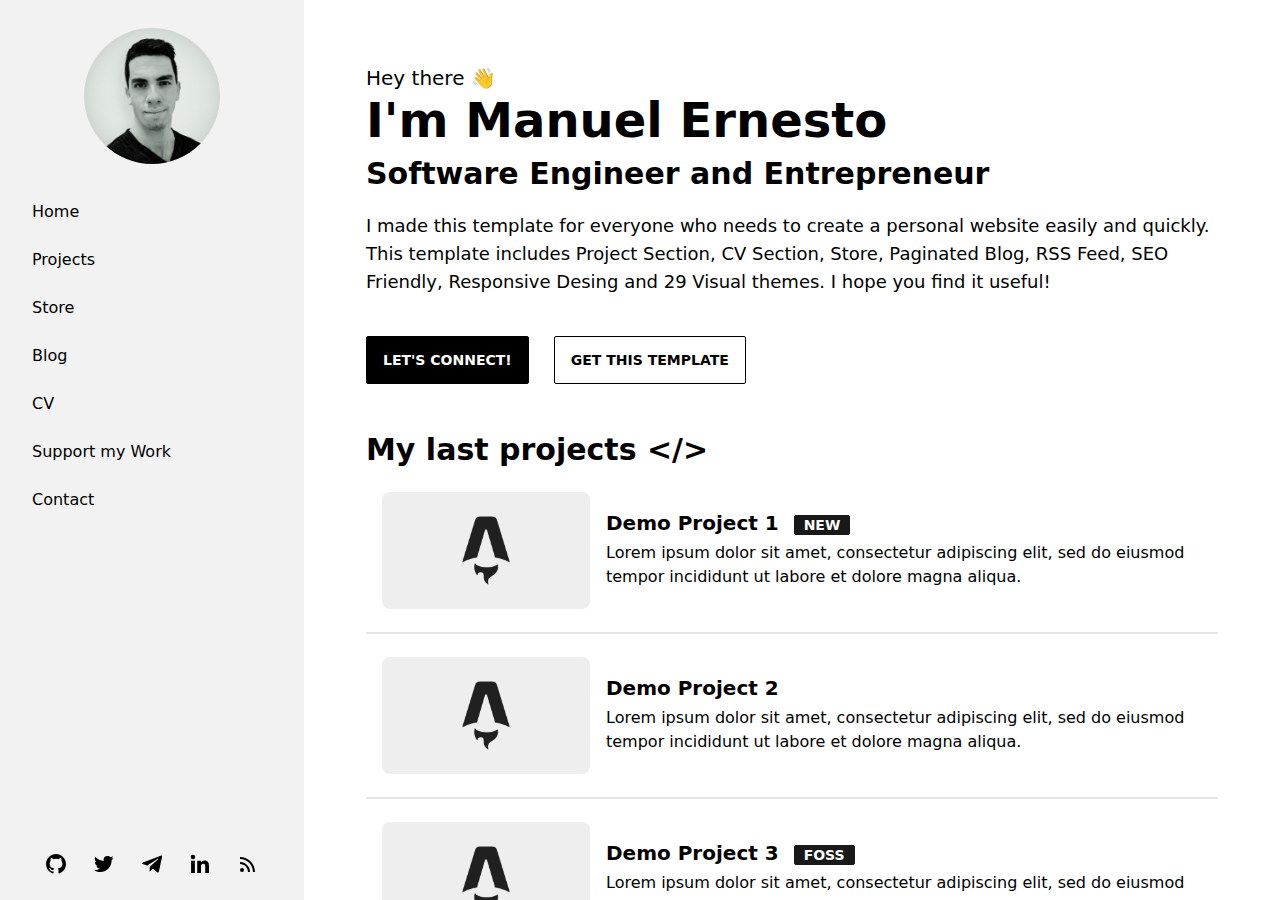
<file: index.html>
<!DOCTYPE html>
<html lang="en" data-theme="lofi">
  <head>
    <!-- Global Metadata --><meta charset="utf-8">
<meta name="viewport" content="width=device-width,initial-scale=1">
<link rel="icon" type="image/svg+xml" href="/favicon.svg">
<meta name="generator" content="Astro v1.2.3">

<!-- Primary Meta Tags -->
<title>Astro Modern Personal Website Template</title>
<meta name="title" content="Astro Modern Personal Website Template">
<meta name="description" content="Astro Modern Personal Website template with Project Section, CV Section, Paginated Blog, RSS Feed, SEO Friendly, Visual themes and Responsive Desing.">

<!-- Open Graph / Facebook -->
<meta property="og:type" content="website">
<meta property="og:url" content="https://astro-modern-personal-website.netlify.app/">
<meta property="og:title" content="Astro Modern Personal Website Template">
<meta property="og:description" content="Astro Modern Personal Website template with Project Section, CV Section, Paginated Blog, RSS Feed, SEO Friendly, Visual themes and Responsive Desing.">
<meta property="og:image" content="https://astro-modern-personal-website.netlify.app/social_img.png">

<!-- Twitter -->
<meta property="twitter:card" content="summary_large_image">
<meta property="twitter:url" content="https://astro-modern-personal-website.netlify.app/">
<meta property="twitter:title" content="Astro Modern Personal Website Template">
<meta property="twitter:description" content="Astro Modern Personal Website template with Project Section, CV Section, Paginated Blog, RSS Feed, SEO Friendly, Visual themes and Responsive Desing.">
<meta property="twitter:image" content="https://astro-modern-personal-website.netlify.app/social_img.png">

  <link rel="stylesheet" href="/assets/7455d729.2f2bac13.css" />
<link rel="stylesheet" href="/assets/06088a12.b83c4261.css" /></head>
  <body>
    <div class="bg-base-100 drawer drawer-mobile">
      <input id="my-drawer" type="checkbox" class="drawer-toggle">
      <div class="drawer-content flex flex-col bg-base-100">
        <div class="sticky lg:hidden top-0 z-30 flex h-16 w-full justify-center bg-opacity-90 backdrop-blur transition-all duration-100 bg-base-100 text-base-content shadow-sm">
  <div class="navbar">
    <div class="navbar-start">
      <label for="my-drawer" class="btn btn-square btn-ghost">
        <svg xmlns="http://www.w3.org/2000/svg" fill="none" viewBox="0 0 24 24" class="inline-block w-5 h-5 stroke-current"><path stroke-linecap="round" stroke-linejoin="round" stroke-width="2" d="M4 6h16M4 12h16M4 18h16"></path>
        </svg>
      </label>
    </div>
    <div class="navbar-center">
      <a class="btn btn-ghost normal-case text-xl" href="/">Manuel Ernesto ⚡️</a>
    </div>
    <div class="navbar-end"></div>
  </div>
</div>
        <div class="md:flex md:justify-center">
          <main class="p-6 pt-10 max-w-[900px]">
            <div class="pb-12 mt-5">
      <div class="text-xl py-1">Hey there 👋</div>
      <div class="text-5xl font-bold">I'm Manuel Ernesto</div>
      <div class="text-3xl py-3 font-bold">Software Engineer and Entrepreneur</div>
      <div class="py-2">
        <text class="text-lg">
          I made this template for everyone who needs to create a personal website easily and quickly. This template includes Project Section, CV Section, Store, Paginated Blog, RSS Feed, SEO Friendly, Responsive Desing and 29 Visual themes. I hope you find it useful!
          </text>
      </div>
      <div class="mt-8">
        <a class="btn" href="https://twitter.com/manuelernestog" target="_blank"> Let's connect!</a>
        <a href="https://github.com/manuelernestog/astro-modern-personal-website" target="_blank" class="btn btn-outline ml-5"> Get This template</a>
      </div>
    </div><div>
      <div class="text-3xl w-full font-bold mb-2">My last projects &lt;/&gt;</div>
    </div><div class="rounded-lg bg-base-100 hover:shadow-xl transition ease-in-out hover:scale-[102%]">
  <a href="#" target="_blank">
    <div class="hero-content flex-col md:flex-row">
      <img src="/post_img.webp" alt="Demo Project 1" class="max-w-full md:max-w-[13rem] rounded-lg">
      <div class="grow w-full">
        <h1 class="text-xl font-bold">
          Demo Project 1
          <div class="badge badge-secondary mx-2">NEW</div>
        </h1>
        <p class="py-1 text-1xl">Lorem ipsum dolor sit amet, consectetur adipiscing elit, sed do eiusmod tempor incididunt ut labore et dolore magna aliqua.</p>
        <div class="card-actions justify-end">
          
        </div>
      </div>
    </div>
  </a>
</div><div class="divider my-0"></div><div class="rounded-lg bg-base-100 hover:shadow-xl transition ease-in-out hover:scale-[102%]">
  <a href="#" target="_blank">
    <div class="hero-content flex-col md:flex-row">
      <img src="/post_img.webp" alt="Demo Project 2" class="max-w-full md:max-w-[13rem] rounded-lg">
      <div class="grow w-full">
        <h1 class="text-xl font-bold">
          Demo Project 2
          
        </h1>
        <p class="py-1 text-1xl">Lorem ipsum dolor sit amet, consectetur adipiscing elit, sed do eiusmod tempor incididunt ut labore et dolore magna aliqua.</p>
        <div class="card-actions justify-end">
          
        </div>
      </div>
    </div>
  </a>
</div><div class="divider my-0"></div><div class="rounded-lg bg-base-100 hover:shadow-xl transition ease-in-out hover:scale-[102%]">
  <a href="#" target="_blank">
    <div class="hero-content flex-col md:flex-row">
      <img src="/post_img.webp" alt="Demo Project 3" class="max-w-full md:max-w-[13rem] rounded-lg">
      <div class="grow w-full">
        <h1 class="text-xl font-bold">
          Demo Project 3
          <div class="badge badge-secondary mx-2">FOSS</div>
        </h1>
        <p class="py-1 text-1xl">Lorem ipsum dolor sit amet, consectetur adipiscing elit, sed do eiusmod tempor incididunt ut labore et dolore magna aliqua.</p>
        <div class="card-actions justify-end">
          
        </div>
      </div>
    </div>
  </a>
</div><div>
      <div class="text-3xl w-full font-bold mb-5 mt-10">Latest from blog</div>
    </div><div class="rounded-lg bg-base-100 hover:shadow-xl transition ease-in-out hover:scale-[102%]">
  <a href="/blog/post3" target="_self">
    <div class="hero-content flex-col md:flex-row">
      <img src="/post_img.webp" alt="Demo Post 3" class="max-w-full md:max-w-[13rem] rounded-lg">
      <div class="grow w-full">
        <h1 class="text-xl font-bold">
          Demo Post 3
          
        </h1>
        <p class="py-1 text-1xl">Lorem ipsum dolor sit amet, consectetur adipiscing elit, sed do eiusmod tempor incididunt ut labore et dolore magna aliqua.</p>
        <div class="card-actions justify-end">
          
        </div>
      </div>
    </div>
  </a>
</div><div class="divider my-0"></div><div class="rounded-lg bg-base-100 hover:shadow-xl transition ease-in-out hover:scale-[102%]">
  <a href="/blog/post2" target="_self">
    <div class="hero-content flex-col md:flex-row">
      <img src="/post_img.webp" alt="Demo Post 2" class="max-w-full md:max-w-[13rem] rounded-lg">
      <div class="grow w-full">
        <h1 class="text-xl font-bold">
          Demo Post 2
          
        </h1>
        <p class="py-1 text-1xl">Lorem ipsum dolor sit amet, consectetur adipiscing elit, sed do eiusmod tempor incididunt ut labore et dolore magna aliqua.</p>
        <div class="card-actions justify-end">
          
        </div>
      </div>
    </div>
  </a>
</div><div class="divider my-0"></div><div class="rounded-lg bg-base-100 hover:shadow-xl transition ease-in-out hover:scale-[102%]">
  <a href="/blog/post1" target="_self">
    <div class="hero-content flex-col md:flex-row">
      <img src="/post_img.webp" alt="Demo Post 1" class="max-w-full md:max-w-[13rem] rounded-lg">
      <div class="grow w-full">
        <h1 class="text-xl font-bold">
          Demo Post 1
          
        </h1>
        <p class="py-1 text-1xl">Lorem ipsum dolor sit amet, consectetur adipiscing elit, sed do eiusmod tempor incididunt ut labore et dolore magna aliqua.</p>
        <div class="card-actions justify-end">
          
        </div>
      </div>
    </div>
  </a>
</div><div class="divider my-0"></div>
          </main>
        </div>
        <footer class="footer footer-center block mb-5 pt-10 astro-6LFCPTRR">
  <div class="pb-2 astro-6LFCPTRR">
    &copy; 2023 Manuel Ernesto
  </div>
  <div class="inline opacity-75 astro-6LFCPTRR">
    <!-- Thanks for using this template. Please keep this line to support my work :) -->
    <a href="https://github.com/manuelernestog/astro-modern-personal-website" target="_blank" class="font-bold astro-6LFCPTRR">Website Template</a> developed by
    <a href="https://manuelernestog.github.io" target="_blank" class="font-bold astro-6LFCPTRR">Manuel Ernesto ⚡️</a>
  </div>
</footer>

      </div>
      <div class="drawer-side bg-base-200">
  <label for="my-drawer" class="drawer-overlay bg-base-200"></label>
  <div class="menu p-4 overflow-y-auto w-[19rem] bg-base-200 text-base-content">
    <div class="w-fit">
      <a href="/">
        <div class="avatar transition ease-in-out w-1/2 hover:scale-[102%] block m-auto mt-3 mb-6">
          <div>
            <img class="mask mask-circle" src="/profile.jpg" alt="profile image">
          </div>
        </div>
      </a>
    </div>
    <ul>
      <!-- Sidebar content here -->
      <li><a href="/">Home</a></li>
      <li><a href="/projects">Projects</a></li>
      <li><a href="/store/1">Store</a></li>
      <li><a href="/blog/1">Blog</a></li>
      <li><a href="/cv">CV</a></li>
      <li><a href="https://manuelernestog.github.io/paylink/" target="_blank">Support my Work</a></li>
      <li><a href="mailto:contact.manuelernestog@gmail.com">Contact</a></li>
    </ul>
    <div class="grow"></div>
    <div class="social-icons px-4 my-2 flex self-center">
      <a href="https://github.com/manuelernestog" target="_blank" class="mx-3" aria-label="Github">
        <svg xmlns="http://www.w3.org/2000/svg" width="24" height="24" viewBox="0 0 24 24" style="fill: currentColor;transform: ;msFilter:;"><path fill-rule="evenodd" clip-rule="evenodd" d="M12.026 2c-5.509 0-9.974 4.465-9.974 9.974 0 4.406 2.857 8.145 6.821 9.465.499.09.679-.217.679-.481 0-.237-.008-.865-.011-1.696-2.775.602-3.361-1.338-3.361-1.338-.452-1.152-1.107-1.459-1.107-1.459-.905-.619.069-.605.069-.605 1.002.07 1.527 1.028 1.527 1.028.89 1.524 2.336 1.084 2.902.829.091-.645.351-1.085.635-1.334-2.214-.251-4.542-1.107-4.542-4.93 0-1.087.389-1.979 1.024-2.675-.101-.253-.446-1.268.099-2.64 0 0 .837-.269 2.742 1.021a9.582 9.582 0 0 1 2.496-.336 9.554 9.554 0 0 1 2.496.336c1.906-1.291 2.742-1.021 2.742-1.021.545 1.372.203 2.387.099 2.64.64.696 1.024 1.587 1.024 2.675 0 3.833-2.33 4.675-4.552 4.922.355.308.675.916.675 1.846 0 1.334-.012 2.41-.012 2.737 0 .267.178.577.687.479C19.146 20.115 22 16.379 22 11.974 22 6.465 17.535 2 12.026 2z"></path>
        </svg>
      </a>
      <a href="https://twitter.com/manuelernestog" target="_blank" class="mx-3" aria-label="Twitter">
        <svg xmlns="http://www.w3.org/2000/svg" width="24" height="24" viewBox="0 0 24 24" style="fill: currentColor;transform: ;msFilter:;"><path d="M19.633 7.997c.013.175.013.349.013.523 0 5.325-4.053 11.461-11.46 11.461-2.282 0-4.402-.661-6.186-1.809.324.037.636.05.973.05a8.07 8.07 0 0 0 5.001-1.721 4.036 4.036 0 0 1-3.767-2.793c.249.037.499.062.761.062.361 0 .724-.05 1.061-.137a4.027 4.027 0 0 1-3.23-3.953v-.05c.537.299 1.16.486 1.82.511a4.022 4.022 0 0 1-1.796-3.354c0-.748.199-1.434.548-2.032a11.457 11.457 0 0 0 8.306 4.215c-.062-.3-.1-.611-.1-.923a4.026 4.026 0 0 1 4.028-4.028c1.16 0 2.207.486 2.943 1.272a7.957 7.957 0 0 0 2.556-.973 4.02 4.02 0 0 1-1.771 2.22 8.073 8.073 0 0 0 2.319-.624 8.645 8.645 0 0 1-2.019 2.083z"></path>
        </svg>
      </a>
      <a href="https://t.me/manuelernestog" target="_blank" class="mx-3" aria-label="Telegram">
        <svg xmlns="http://www.w3.org/2000/svg" width="24" height="24" viewBox="0 0 24 24" style="fill: currentColor;transform: ;msFilter:;"><path d="m20.665 3.717-17.73 6.837c-1.21.486-1.203 1.161-.222 1.462l4.552 1.42 10.532-6.645c.498-.303.953-.14.579.192l-8.533 7.701h-.002l.002.001-.314 4.692c.46 0 .663-.211.921-.46l2.211-2.15 4.599 3.397c.848.467 1.457.227 1.668-.785l3.019-14.228c.309-1.239-.473-1.8-1.282-1.434z"></path>
        </svg>
      </a>

      <a href="https://www.linkedin.com/in/manuelernestogr" target="_blank" class="mx-3" aria-label="Linkedin">
        <svg xmlns="http://www.w3.org/2000/svg" width="24" height="24" viewBox="0 0 24 24" style="fill: currentColor;transform: ;msFilter:;"><circle cx="4.983" cy="5.009" r="2.188"></circle><path d="M9.237 8.855v12.139h3.769v-6.003c0-1.584.298-3.118 2.262-3.118 1.937 0 1.961 1.811 1.961 3.218v5.904H21v-6.657c0-3.27-.704-5.783-4.526-5.783-1.835 0-3.065 1.007-3.568 1.96h-.051v-1.66H9.237zm-6.142 0H6.87v12.139H3.095z"></path>
        </svg>
      </a>

      <a href="/rss.xml" target="_blank" class="mx-3" aria-label="RSS Feed">
        <svg xmlns="http://www.w3.org/2000/svg" width="24" height="24" viewBox="0 0 24 24" style="fill: currentColor;transform: ;msFilter:;"><path d="M19 20.001C19 11.729 12.271 5 4 5v2c7.168 0 13 5.832 13 13.001h2z"></path><path d="M12 20.001h2C14 14.486 9.514 10 4 10v2c4.411 0 8 3.589 8 8.001z"></path><circle cx="6" cy="18" r="2"></circle>
        </svg>
      </a>
    </div>
  </div>
</div>
    </div>
  </body></html>
</file>
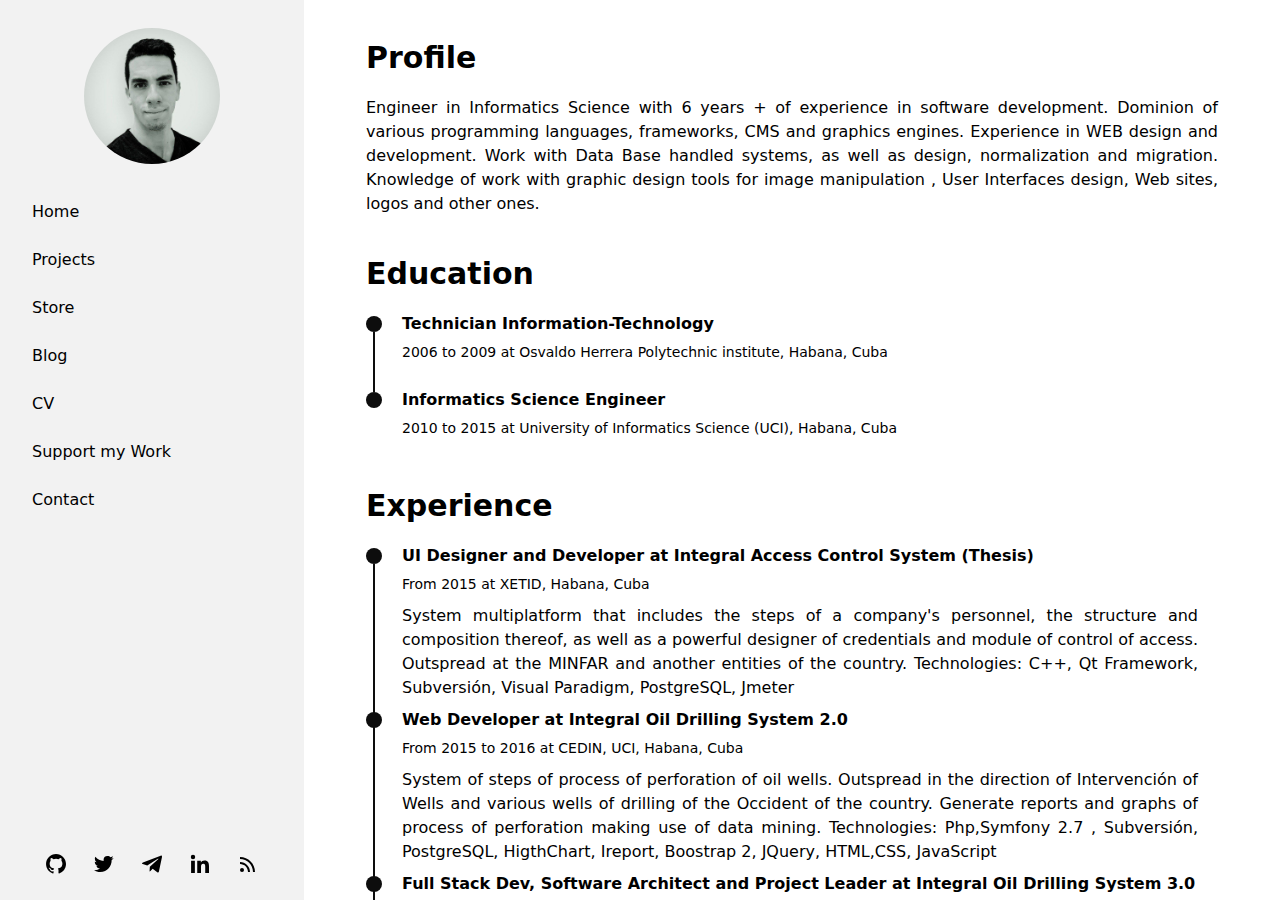
<file: cv/index.html>
<!DOCTYPE html>
<html lang="en" data-theme="lofi">
  <head>
    <!-- Global Metadata --><meta charset="utf-8">
<meta name="viewport" content="width=device-width,initial-scale=1">
<link rel="icon" type="image/svg+xml" href="/favicon.svg">
<meta name="generator" content="Astro v1.2.3">

<!-- Primary Meta Tags -->
<title>Resume</title>
<meta name="title" content="Resume">
<meta name="description" content="Astro Modern Personal Website template with Project Section, CV Section, Paginated Blog, RSS Feed, SEO Friendly, Visual themes and Responsive Desing.">

<!-- Open Graph / Facebook -->
<meta property="og:type" content="website">
<meta property="og:url" content="https://astro-modern-personal-website.netlify.app/cv/">
<meta property="og:title" content="Resume">
<meta property="og:description" content="Astro Modern Personal Website template with Project Section, CV Section, Paginated Blog, RSS Feed, SEO Friendly, Visual themes and Responsive Desing.">
<meta property="og:image" content="https://astro-modern-personal-website.netlify.app/social_img.png">

<!-- Twitter -->
<meta property="twitter:card" content="summary_large_image">
<meta property="twitter:url" content="https://astro-modern-personal-website.netlify.app/cv/">
<meta property="twitter:title" content="Resume">
<meta property="twitter:description" content="Astro Modern Personal Website template with Project Section, CV Section, Paginated Blog, RSS Feed, SEO Friendly, Visual themes and Responsive Desing.">
<meta property="twitter:image" content="https://astro-modern-personal-website.netlify.app/social_img.png">

  <link rel="stylesheet" href="/assets/06088a12.b83c4261.css" />
<link rel="stylesheet" href="/assets/7455d729.2f2bac13.css" /></head>
  <body>
    <div class="bg-base-100 drawer drawer-mobile">
      <input id="my-drawer" type="checkbox" class="drawer-toggle">
      <div class="drawer-content flex flex-col bg-base-100">
        <div class="sticky lg:hidden top-0 z-30 flex h-16 w-full justify-center bg-opacity-90 backdrop-blur transition-all duration-100 bg-base-100 text-base-content shadow-sm">
  <div class="navbar">
    <div class="navbar-start">
      <label for="my-drawer" class="btn btn-square btn-ghost">
        <svg xmlns="http://www.w3.org/2000/svg" fill="none" viewBox="0 0 24 24" class="inline-block w-5 h-5 stroke-current"><path stroke-linecap="round" stroke-linejoin="round" stroke-width="2" d="M4 6h16M4 12h16M4 18h16"></path>
        </svg>
      </label>
    </div>
    <div class="navbar-center">
      <a class="btn btn-ghost normal-case text-xl" href="/">Manuel Ernesto ⚡️</a>
    </div>
    <div class="navbar-end"></div>
  </div>
</div>
        <div class="md:flex md:justify-center">
          <main class="p-6 pt-10 max-w-[900px]">
            <div class="mb-5">
    <div class="text-3xl w-full font-bold">Profile</div>
  </div><div class="mb-10 text-justify">
    Engineer in Informatics Science with 6 years + of experience in software development. Dominion of various programming
    languages, frameworks, CMS and graphics engines. Experience in WEB design and development. Work with Data Base handled
    systems, as well as design, normalization and migration. Knowledge of work with graphic design tools for image
    manipulation , User Interfaces design, Web sites, logos and other ones.
  </div><div class="mb-5">
    <div class="text-3xl w-full font-bold">Education</div>
  </div><div class="time-line-container grid gap-4 mb-10">
    <div class="flex">
  <div class="education__time">
    <span class="w-4 h-4 bg-primary block rounded-full mt-1"></span>
    <span class="education__line bg-primary block h-full w-[2px] translate-x-[7px]"></span>
  </div>
  <div class="experience__data bd-grid px-5">
    <h3 class="font-semibold mb-1">Technician Information-Technology</h3>
    <span class="font-light text-sm">2006 to 2009 at Osvaldo Herrera Polytechnic institute, Habana, Cuba</span>
    <p class="my-2 text-justify">
      
    </p>
  </div>
</div>
    <div class="flex">
  <div class="education__time">
    <span class="w-4 h-4 bg-primary block rounded-full mt-1"></span>
    <span class="education__line bg-primary block h-full w-[2px] translate-x-[7px]"></span>
  </div>
  <div class="experience__data bd-grid px-5">
    <h3 class="font-semibold mb-1">Informatics Science Engineer</h3>
    <span class="font-light text-sm">2010 to 2015 at University of Informatics Science (UCI), Habana, Cuba</span>
    <p class="my-2 text-justify">
      
    </p>
  </div>
</div>
  </div><div class="mb-5">
    <div class="text-3xl w-full font-bold">Experience</div>
  </div><div class="time-line-container mb-10">
    <div class="flex">
  <div class="education__time">
    <span class="w-4 h-4 bg-primary block rounded-full mt-1"></span>
    <span class="education__line bg-primary block h-full w-[2px] translate-x-[7px]"></span>
  </div>
  <div class="experience__data bd-grid px-5">
    <h3 class="font-semibold mb-1">UI Designer and Developer at Integral Access Control System (Thesis)</h3>
    <span class="font-light text-sm">From 2015 at XETID, Habana, Cuba</span>
    <p class="my-2 text-justify">
      System multiplatform that includes the steps of a company&#39;s personnel, the structure and composition thereof, as well as a powerful designer of credentials and module of control of access. Outspread at the MINFAR and another entities of the country. Technologies: C++, Qt Framework, Subversión, Visual Paradigm, PostgreSQL, Jmeter
    </p>
  </div>
</div>
    <div class="flex">
  <div class="education__time">
    <span class="w-4 h-4 bg-primary block rounded-full mt-1"></span>
    <span class="education__line bg-primary block h-full w-[2px] translate-x-[7px]"></span>
  </div>
  <div class="experience__data bd-grid px-5">
    <h3 class="font-semibold mb-1">Web Developer at Integral Oil Drilling System 2.0</h3>
    <span class="font-light text-sm">From 2015 to 2016 at CEDIN, UCI, Habana, Cuba</span>
    <p class="my-2 text-justify">
      System of steps of process of perforation of oil wells. Outspread in the direction of Intervención of Wells and various wells of drilling of the Occident of the country. Generate reports and graphs of process of perforation making use of data mining. Technologies: Php,Symfony 2.7 , Subversión, PostgreSQL, HigthChart, Ireport, Boostrap 2, JQuery, HTML,CSS, JavaScript
    </p>
  </div>
</div>
    <div class="flex">
  <div class="education__time">
    <span class="w-4 h-4 bg-primary block rounded-full mt-1"></span>
    <span class="education__line bg-primary block h-full w-[2px] translate-x-[7px]"></span>
  </div>
  <div class="experience__data bd-grid px-5">
    <h3 class="font-semibold mb-1">Full Stack Dev, Software Architect and Project Leader at Integral Oil Drilling System 3.0</h3>
    <span class="font-light text-sm">From 2016 to 2017 at CEDIN, UCI, Habana, Cuba</span>
    <p class="my-2 text-justify">
      System of steps of process of perforation of oil wells. Outspread in the direction of Intervención of Wells and various wells of drilling of the Occident of the country. Generate reports and graphs of process of perforation making use of data mining. Technologies: Php,Symfony 2.8 , Gitlab, PostgreSQL, HigthChart, Boostrap 2, JQuery, HTML,CSS, JavaScript
    </p>
  </div>
</div>
    <div class="flex">
  <div class="education__time">
    <span class="w-4 h-4 bg-primary block rounded-full mt-1"></span>
    <span class="education__line bg-primary block h-full w-[2px] translate-x-[7px]"></span>
  </div>
  <div class="experience__data bd-grid px-5">
    <h3 class="font-semibold mb-1">Full Stack Dev, UI/UX Designer and Software Architect at Primary Information System</h3>
    <span class="font-light text-sm">From 2017 to 2018 at CEDIN, UCI, Habana, Cuba</span>
    <p class="my-2 text-justify">
      System of steps of primary information at a company. personnel&#39;s steps, control of access, impression of credentials, steps of locales, structure and composition. Technologies: Php,Symfony 3.3 , Gitlab, PostgreSQL, , Boostrap 3, JQuery, HTML,CSS, JavaScript
    </p>
  </div>
</div>
  </div><div class="mb-5">
    <div class="text-3xl w-full font-bold">Certifications</div>
  </div><ul class="list-disc mx-6 mb-10 grid gap-2">
    <li>
      <a href="https://www.efset.org/cert/DxtNKG" target="_blank"> EF SET English Certificate 74/100 (C2 Proficient)</a>
    </li>
    <li>
      <a href="https://certiprof.com/pages/scrum-foundation-professional-certificate-sfpc-en-sp" target="_blank"> Scrum Foundation Professional Certificate (SFPC)</a>
    </li>
  </ul><div class="mb-5">
    <div class="text-3xl w-full font-bold">Skills</div>
  </div><ul class="list-disc md:columns-5 columns-2 mx-6">
    <li>Spanish (Native)</li>
    <li>English (C2)</li>
    <li>JavaScript</li>
    <li>C++</li>
    <li>PHP</li>
    <li>Ruby</li>
    <li>Postgres SQL</li>
    <li>MySQL</li>
    <li>CSS</li>
    <li>SASS</li>
    <li>HTML</li>
    <li>Node.js</li>
    <li>Ruby on Rails</li>
    <li>AngularJS</li>
    <li>VUE</li>
    <li>Astro</li>
    <li>Symfony 3</li>
    <li>Yii2</li>
    <li>Bootstrap</li>
    <li>Taildwind</li>
    <li>JQuery</li>
    <li>Wordpress</li>
    <li>Git</li>
    <li>Jira</li>
    <li>Trello</li>
    <li>BaseCamp</li>
    <li>Scrum</li>
    <li>Shape Up</li>
    <li>LeanStartup</li>
    <li>UI Design</li>
    <li>WEB Design</li>
    <li>Logo Design</li>
    <li>Image Manipulation</li>
    <li>Office Suite</li>
    <li>Adobe Photoshop</li>
    <li>KdenLive</li>
  </ul>
          </main>
        </div>
        <footer class="footer footer-center block mb-5 pt-10 astro-6LFCPTRR">
  <div class="pb-2 astro-6LFCPTRR">
    &copy; 2023 Manuel Ernesto
  </div>
  <div class="inline opacity-75 astro-6LFCPTRR">
    <!-- Thanks for using this template. Please keep this line to support my work :) -->
    <a href="https://github.com/manuelernestog/astro-modern-personal-website" target="_blank" class="font-bold astro-6LFCPTRR">Website Template</a> developed by
    <a href="https://manuelernestog.github.io" target="_blank" class="font-bold astro-6LFCPTRR">Manuel Ernesto ⚡️</a>
  </div>
</footer>

      </div>
      <div class="drawer-side bg-base-200">
  <label for="my-drawer" class="drawer-overlay bg-base-200"></label>
  <div class="menu p-4 overflow-y-auto w-[19rem] bg-base-200 text-base-content">
    <div class="w-fit">
      <a href="/">
        <div class="avatar transition ease-in-out w-1/2 hover:scale-[102%] block m-auto mt-3 mb-6">
          <div>
            <img class="mask mask-circle" src="/profile.jpg" alt="profile image">
          </div>
        </div>
      </a>
    </div>
    <ul>
      <!-- Sidebar content here -->
      <li><a href="/">Home</a></li>
      <li><a href="/projects">Projects</a></li>
      <li><a href="/store/1">Store</a></li>
      <li><a href="/blog/1">Blog</a></li>
      <li><a href="/cv">CV</a></li>
      <li><a href="https://manuelernestog.github.io/paylink/" target="_blank">Support my Work</a></li>
      <li><a href="mailto:contact.manuelernestog@gmail.com">Contact</a></li>
    </ul>
    <div class="grow"></div>
    <div class="social-icons px-4 my-2 flex self-center">
      <a href="https://github.com/manuelernestog" target="_blank" class="mx-3" aria-label="Github">
        <svg xmlns="http://www.w3.org/2000/svg" width="24" height="24" viewBox="0 0 24 24" style="fill: currentColor;transform: ;msFilter:;"><path fill-rule="evenodd" clip-rule="evenodd" d="M12.026 2c-5.509 0-9.974 4.465-9.974 9.974 0 4.406 2.857 8.145 6.821 9.465.499.09.679-.217.679-.481 0-.237-.008-.865-.011-1.696-2.775.602-3.361-1.338-3.361-1.338-.452-1.152-1.107-1.459-1.107-1.459-.905-.619.069-.605.069-.605 1.002.07 1.527 1.028 1.527 1.028.89 1.524 2.336 1.084 2.902.829.091-.645.351-1.085.635-1.334-2.214-.251-4.542-1.107-4.542-4.93 0-1.087.389-1.979 1.024-2.675-.101-.253-.446-1.268.099-2.64 0 0 .837-.269 2.742 1.021a9.582 9.582 0 0 1 2.496-.336 9.554 9.554 0 0 1 2.496.336c1.906-1.291 2.742-1.021 2.742-1.021.545 1.372.203 2.387.099 2.64.64.696 1.024 1.587 1.024 2.675 0 3.833-2.33 4.675-4.552 4.922.355.308.675.916.675 1.846 0 1.334-.012 2.41-.012 2.737 0 .267.178.577.687.479C19.146 20.115 22 16.379 22 11.974 22 6.465 17.535 2 12.026 2z"></path>
        </svg>
      </a>
      <a href="https://twitter.com/manuelernestog" target="_blank" class="mx-3" aria-label="Twitter">
        <svg xmlns="http://www.w3.org/2000/svg" width="24" height="24" viewBox="0 0 24 24" style="fill: currentColor;transform: ;msFilter:;"><path d="M19.633 7.997c.013.175.013.349.013.523 0 5.325-4.053 11.461-11.46 11.461-2.282 0-4.402-.661-6.186-1.809.324.037.636.05.973.05a8.07 8.07 0 0 0 5.001-1.721 4.036 4.036 0 0 1-3.767-2.793c.249.037.499.062.761.062.361 0 .724-.05 1.061-.137a4.027 4.027 0 0 1-3.23-3.953v-.05c.537.299 1.16.486 1.82.511a4.022 4.022 0 0 1-1.796-3.354c0-.748.199-1.434.548-2.032a11.457 11.457 0 0 0 8.306 4.215c-.062-.3-.1-.611-.1-.923a4.026 4.026 0 0 1 4.028-4.028c1.16 0 2.207.486 2.943 1.272a7.957 7.957 0 0 0 2.556-.973 4.02 4.02 0 0 1-1.771 2.22 8.073 8.073 0 0 0 2.319-.624 8.645 8.645 0 0 1-2.019 2.083z"></path>
        </svg>
      </a>
      <a href="https://t.me/manuelernestog" target="_blank" class="mx-3" aria-label="Telegram">
        <svg xmlns="http://www.w3.org/2000/svg" width="24" height="24" viewBox="0 0 24 24" style="fill: currentColor;transform: ;msFilter:;"><path d="m20.665 3.717-17.73 6.837c-1.21.486-1.203 1.161-.222 1.462l4.552 1.42 10.532-6.645c.498-.303.953-.14.579.192l-8.533 7.701h-.002l.002.001-.314 4.692c.46 0 .663-.211.921-.46l2.211-2.15 4.599 3.397c.848.467 1.457.227 1.668-.785l3.019-14.228c.309-1.239-.473-1.8-1.282-1.434z"></path>
        </svg>
      </a>

      <a href="https://www.linkedin.com/in/manuelernestogr" target="_blank" class="mx-3" aria-label="Linkedin">
        <svg xmlns="http://www.w3.org/2000/svg" width="24" height="24" viewBox="0 0 24 24" style="fill: currentColor;transform: ;msFilter:;"><circle cx="4.983" cy="5.009" r="2.188"></circle><path d="M9.237 8.855v12.139h3.769v-6.003c0-1.584.298-3.118 2.262-3.118 1.937 0 1.961 1.811 1.961 3.218v5.904H21v-6.657c0-3.27-.704-5.783-4.526-5.783-1.835 0-3.065 1.007-3.568 1.96h-.051v-1.66H9.237zm-6.142 0H6.87v12.139H3.095z"></path>
        </svg>
      </a>

      <a href="/rss.xml" target="_blank" class="mx-3" aria-label="RSS Feed">
        <svg xmlns="http://www.w3.org/2000/svg" width="24" height="24" viewBox="0 0 24 24" style="fill: currentColor;transform: ;msFilter:;"><path d="M19 20.001C19 11.729 12.271 5 4 5v2c7.168 0 13 5.832 13 13.001h2z"></path><path d="M12 20.001h2C14 14.486 9.514 10 4 10v2c4.411 0 8 3.589 8 8.001z"></path><circle cx="6" cy="18" r="2"></circle>
        </svg>
      </a>
    </div>
  </div>
</div>
    </div>
  </body></html>
</file>
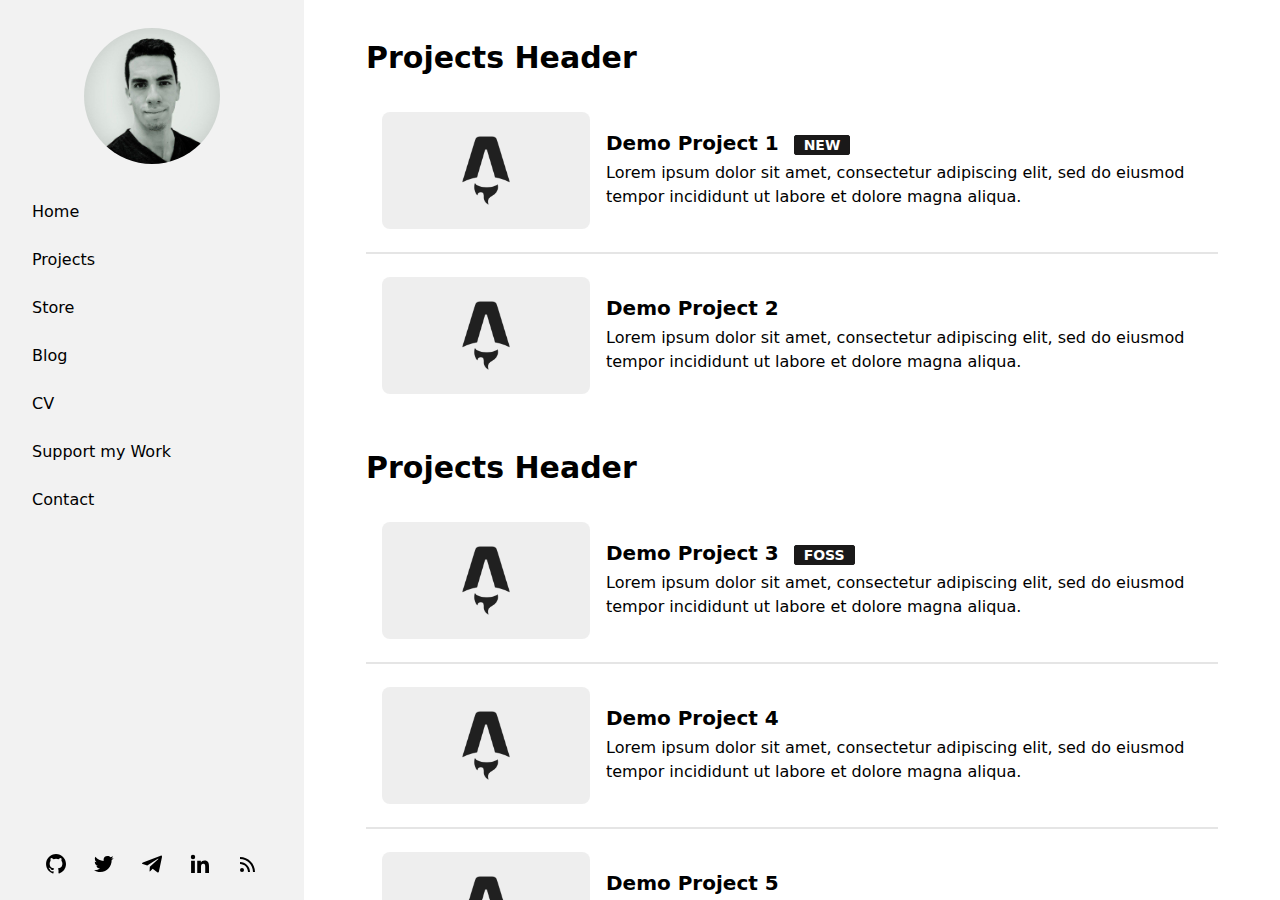
<file: projects/index.html>
<!DOCTYPE html>
<html lang="en" data-theme="lofi">
  <head>
    <!-- Global Metadata --><meta charset="utf-8">
<meta name="viewport" content="width=device-width,initial-scale=1">
<link rel="icon" type="image/svg+xml" href="/favicon.svg">
<meta name="generator" content="Astro v1.2.3">

<!-- Primary Meta Tags -->
<title>Projects</title>
<meta name="title" content="Projects">
<meta name="description" content="Astro Modern Personal Website template with Project Section, CV Section, Paginated Blog, RSS Feed, SEO Friendly, Visual themes and Responsive Desing.">

<!-- Open Graph / Facebook -->
<meta property="og:type" content="website">
<meta property="og:url" content="https://astro-modern-personal-website.netlify.app/projects/">
<meta property="og:title" content="Projects">
<meta property="og:description" content="Astro Modern Personal Website template with Project Section, CV Section, Paginated Blog, RSS Feed, SEO Friendly, Visual themes and Responsive Desing.">
<meta property="og:image" content="https://astro-modern-personal-website.netlify.app/social_img.png">

<!-- Twitter -->
<meta property="twitter:card" content="summary_large_image">
<meta property="twitter:url" content="https://astro-modern-personal-website.netlify.app/projects/">
<meta property="twitter:title" content="Projects">
<meta property="twitter:description" content="Astro Modern Personal Website template with Project Section, CV Section, Paginated Blog, RSS Feed, SEO Friendly, Visual themes and Responsive Desing.">
<meta property="twitter:image" content="https://astro-modern-personal-website.netlify.app/social_img.png">

  <link rel="stylesheet" href="/assets/06088a12.b83c4261.css" />
<link rel="stylesheet" href="/assets/7455d729.2f2bac13.css" /></head>
  <body>
    <div class="bg-base-100 drawer drawer-mobile">
      <input id="my-drawer" type="checkbox" class="drawer-toggle">
      <div class="drawer-content flex flex-col bg-base-100">
        <div class="sticky lg:hidden top-0 z-30 flex h-16 w-full justify-center bg-opacity-90 backdrop-blur transition-all duration-100 bg-base-100 text-base-content shadow-sm">
  <div class="navbar">
    <div class="navbar-start">
      <label for="my-drawer" class="btn btn-square btn-ghost">
        <svg xmlns="http://www.w3.org/2000/svg" fill="none" viewBox="0 0 24 24" class="inline-block w-5 h-5 stroke-current"><path stroke-linecap="round" stroke-linejoin="round" stroke-width="2" d="M4 6h16M4 12h16M4 18h16"></path>
        </svg>
      </label>
    </div>
    <div class="navbar-center">
      <a class="btn btn-ghost normal-case text-xl" href="/">Manuel Ernesto ⚡️</a>
    </div>
    <div class="navbar-end"></div>
  </div>
</div>
        <div class="md:flex md:justify-center">
          <main class="p-6 pt-10 max-w-[900px]">
            <div>
    <div class="text-3xl w-full font-bold mb-5">Projects Header</div>
  </div><div class="rounded-lg bg-base-100 hover:shadow-xl transition ease-in-out hover:scale-[102%]">
  <a href="#" target="_blank">
    <div class="hero-content flex-col md:flex-row">
      <img src="/post_img.webp" alt="Demo Project 1" class="max-w-full md:max-w-[13rem] rounded-lg">
      <div class="grow w-full">
        <h1 class="text-xl font-bold">
          Demo Project 1
          <div class="badge badge-secondary mx-2">NEW</div>
        </h1>
        <p class="py-1 text-1xl">Lorem ipsum dolor sit amet, consectetur adipiscing elit, sed do eiusmod tempor incididunt ut labore et dolore magna aliqua.</p>
        <div class="card-actions justify-end">
          
        </div>
      </div>
    </div>
  </a>
</div><div class="divider my-0"></div><div class="rounded-lg bg-base-100 hover:shadow-xl transition ease-in-out hover:scale-[102%]">
  <a href="#" target="_blank">
    <div class="hero-content flex-col md:flex-row">
      <img src="/post_img.webp" alt="Demo Project 2" class="max-w-full md:max-w-[13rem] rounded-lg">
      <div class="grow w-full">
        <h1 class="text-xl font-bold">
          Demo Project 2
          
        </h1>
        <p class="py-1 text-1xl">Lorem ipsum dolor sit amet, consectetur adipiscing elit, sed do eiusmod tempor incididunt ut labore et dolore magna aliqua.</p>
        <div class="card-actions justify-end">
          
        </div>
      </div>
    </div>
  </a>
</div><div>
    <div class="text-3xl w-full font-bold mb-5 mt-10">Projects Header</div>
  </div><div class="rounded-lg bg-base-100 hover:shadow-xl transition ease-in-out hover:scale-[102%]">
  <a href="#" target="_blank">
    <div class="hero-content flex-col md:flex-row">
      <img src="/post_img.webp" alt="Demo Project 3" class="max-w-full md:max-w-[13rem] rounded-lg">
      <div class="grow w-full">
        <h1 class="text-xl font-bold">
          Demo Project 3
          <div class="badge badge-secondary mx-2">FOSS</div>
        </h1>
        <p class="py-1 text-1xl">Lorem ipsum dolor sit amet, consectetur adipiscing elit, sed do eiusmod tempor incididunt ut labore et dolore magna aliqua.</p>
        <div class="card-actions justify-end">
          
        </div>
      </div>
    </div>
  </a>
</div><div class="divider my-0"></div><div class="rounded-lg bg-base-100 hover:shadow-xl transition ease-in-out hover:scale-[102%]">
  <a href="#" target="_blank">
    <div class="hero-content flex-col md:flex-row">
      <img src="/post_img.webp" alt="Demo Project 4" class="max-w-full md:max-w-[13rem] rounded-lg">
      <div class="grow w-full">
        <h1 class="text-xl font-bold">
          Demo Project 4
          
        </h1>
        <p class="py-1 text-1xl">Lorem ipsum dolor sit amet, consectetur adipiscing elit, sed do eiusmod tempor incididunt ut labore et dolore magna aliqua.</p>
        <div class="card-actions justify-end">
          
        </div>
      </div>
    </div>
  </a>
</div><div class="divider my-0"></div><div class="rounded-lg bg-base-100 hover:shadow-xl transition ease-in-out hover:scale-[102%]">
  <a href="#" target="_blank">
    <div class="hero-content flex-col md:flex-row">
      <img src="/post_img.webp" alt="Demo Project 5" class="max-w-full md:max-w-[13rem] rounded-lg">
      <div class="grow w-full">
        <h1 class="text-xl font-bold">
          Demo Project 5
          
        </h1>
        <p class="py-1 text-1xl">Lorem ipsum dolor sit amet, consectetur adipiscing elit, sed do eiusmod tempor incididunt ut labore et dolore magna aliqua.</p>
        <div class="card-actions justify-end">
          
        </div>
      </div>
    </div>
  </a>
</div>
          </main>
        </div>
        <footer class="footer footer-center block mb-5 pt-10 astro-6LFCPTRR">
  <div class="pb-2 astro-6LFCPTRR">
    &copy; 2023 Manuel Ernesto
  </div>
  <div class="inline opacity-75 astro-6LFCPTRR">
    <!-- Thanks for using this template. Please keep this line to support my work :) -->
    <a href="https://github.com/manuelernestog/astro-modern-personal-website" target="_blank" class="font-bold astro-6LFCPTRR">Website Template</a> developed by
    <a href="https://manuelernestog.github.io" target="_blank" class="font-bold astro-6LFCPTRR">Manuel Ernesto ⚡️</a>
  </div>
</footer>

      </div>
      <div class="drawer-side bg-base-200">
  <label for="my-drawer" class="drawer-overlay bg-base-200"></label>
  <div class="menu p-4 overflow-y-auto w-[19rem] bg-base-200 text-base-content">
    <div class="w-fit">
      <a href="/">
        <div class="avatar transition ease-in-out w-1/2 hover:scale-[102%] block m-auto mt-3 mb-6">
          <div>
            <img class="mask mask-circle" src="/profile.jpg" alt="profile image">
          </div>
        </div>
      </a>
    </div>
    <ul>
      <!-- Sidebar content here -->
      <li><a href="/">Home</a></li>
      <li><a href="/projects">Projects</a></li>
      <li><a href="/store/1">Store</a></li>
      <li><a href="/blog/1">Blog</a></li>
      <li><a href="/cv">CV</a></li>
      <li><a href="https://manuelernestog.github.io/paylink/" target="_blank">Support my Work</a></li>
      <li><a href="mailto:contact.manuelernestog@gmail.com">Contact</a></li>
    </ul>
    <div class="grow"></div>
    <div class="social-icons px-4 my-2 flex self-center">
      <a href="https://github.com/manuelernestog" target="_blank" class="mx-3" aria-label="Github">
        <svg xmlns="http://www.w3.org/2000/svg" width="24" height="24" viewBox="0 0 24 24" style="fill: currentColor;transform: ;msFilter:;"><path fill-rule="evenodd" clip-rule="evenodd" d="M12.026 2c-5.509 0-9.974 4.465-9.974 9.974 0 4.406 2.857 8.145 6.821 9.465.499.09.679-.217.679-.481 0-.237-.008-.865-.011-1.696-2.775.602-3.361-1.338-3.361-1.338-.452-1.152-1.107-1.459-1.107-1.459-.905-.619.069-.605.069-.605 1.002.07 1.527 1.028 1.527 1.028.89 1.524 2.336 1.084 2.902.829.091-.645.351-1.085.635-1.334-2.214-.251-4.542-1.107-4.542-4.93 0-1.087.389-1.979 1.024-2.675-.101-.253-.446-1.268.099-2.64 0 0 .837-.269 2.742 1.021a9.582 9.582 0 0 1 2.496-.336 9.554 9.554 0 0 1 2.496.336c1.906-1.291 2.742-1.021 2.742-1.021.545 1.372.203 2.387.099 2.64.64.696 1.024 1.587 1.024 2.675 0 3.833-2.33 4.675-4.552 4.922.355.308.675.916.675 1.846 0 1.334-.012 2.41-.012 2.737 0 .267.178.577.687.479C19.146 20.115 22 16.379 22 11.974 22 6.465 17.535 2 12.026 2z"></path>
        </svg>
      </a>
      <a href="https://twitter.com/manuelernestog" target="_blank" class="mx-3" aria-label="Twitter">
        <svg xmlns="http://www.w3.org/2000/svg" width="24" height="24" viewBox="0 0 24 24" style="fill: currentColor;transform: ;msFilter:;"><path d="M19.633 7.997c.013.175.013.349.013.523 0 5.325-4.053 11.461-11.46 11.461-2.282 0-4.402-.661-6.186-1.809.324.037.636.05.973.05a8.07 8.07 0 0 0 5.001-1.721 4.036 4.036 0 0 1-3.767-2.793c.249.037.499.062.761.062.361 0 .724-.05 1.061-.137a4.027 4.027 0 0 1-3.23-3.953v-.05c.537.299 1.16.486 1.82.511a4.022 4.022 0 0 1-1.796-3.354c0-.748.199-1.434.548-2.032a11.457 11.457 0 0 0 8.306 4.215c-.062-.3-.1-.611-.1-.923a4.026 4.026 0 0 1 4.028-4.028c1.16 0 2.207.486 2.943 1.272a7.957 7.957 0 0 0 2.556-.973 4.02 4.02 0 0 1-1.771 2.22 8.073 8.073 0 0 0 2.319-.624 8.645 8.645 0 0 1-2.019 2.083z"></path>
        </svg>
      </a>
      <a href="https://t.me/manuelernestog" target="_blank" class="mx-3" aria-label="Telegram">
        <svg xmlns="http://www.w3.org/2000/svg" width="24" height="24" viewBox="0 0 24 24" style="fill: currentColor;transform: ;msFilter:;"><path d="m20.665 3.717-17.73 6.837c-1.21.486-1.203 1.161-.222 1.462l4.552 1.42 10.532-6.645c.498-.303.953-.14.579.192l-8.533 7.701h-.002l.002.001-.314 4.692c.46 0 .663-.211.921-.46l2.211-2.15 4.599 3.397c.848.467 1.457.227 1.668-.785l3.019-14.228c.309-1.239-.473-1.8-1.282-1.434z"></path>
        </svg>
      </a>

      <a href="https://www.linkedin.com/in/manuelernestogr" target="_blank" class="mx-3" aria-label="Linkedin">
        <svg xmlns="http://www.w3.org/2000/svg" width="24" height="24" viewBox="0 0 24 24" style="fill: currentColor;transform: ;msFilter:;"><circle cx="4.983" cy="5.009" r="2.188"></circle><path d="M9.237 8.855v12.139h3.769v-6.003c0-1.584.298-3.118 2.262-3.118 1.937 0 1.961 1.811 1.961 3.218v5.904H21v-6.657c0-3.27-.704-5.783-4.526-5.783-1.835 0-3.065 1.007-3.568 1.96h-.051v-1.66H9.237zm-6.142 0H6.87v12.139H3.095z"></path>
        </svg>
      </a>

      <a href="/rss.xml" target="_blank" class="mx-3" aria-label="RSS Feed">
        <svg xmlns="http://www.w3.org/2000/svg" width="24" height="24" viewBox="0 0 24 24" style="fill: currentColor;transform: ;msFilter:;"><path d="M19 20.001C19 11.729 12.271 5 4 5v2c7.168 0 13 5.832 13 13.001h2z"></path><path d="M12 20.001h2C14 14.486 9.514 10 4 10v2c4.411 0 8 3.589 8 8.001z"></path><circle cx="6" cy="18" r="2"></circle>
        </svg>
      </a>
    </div>
  </div>
</div>
    </div>
  </body></html>
</file>
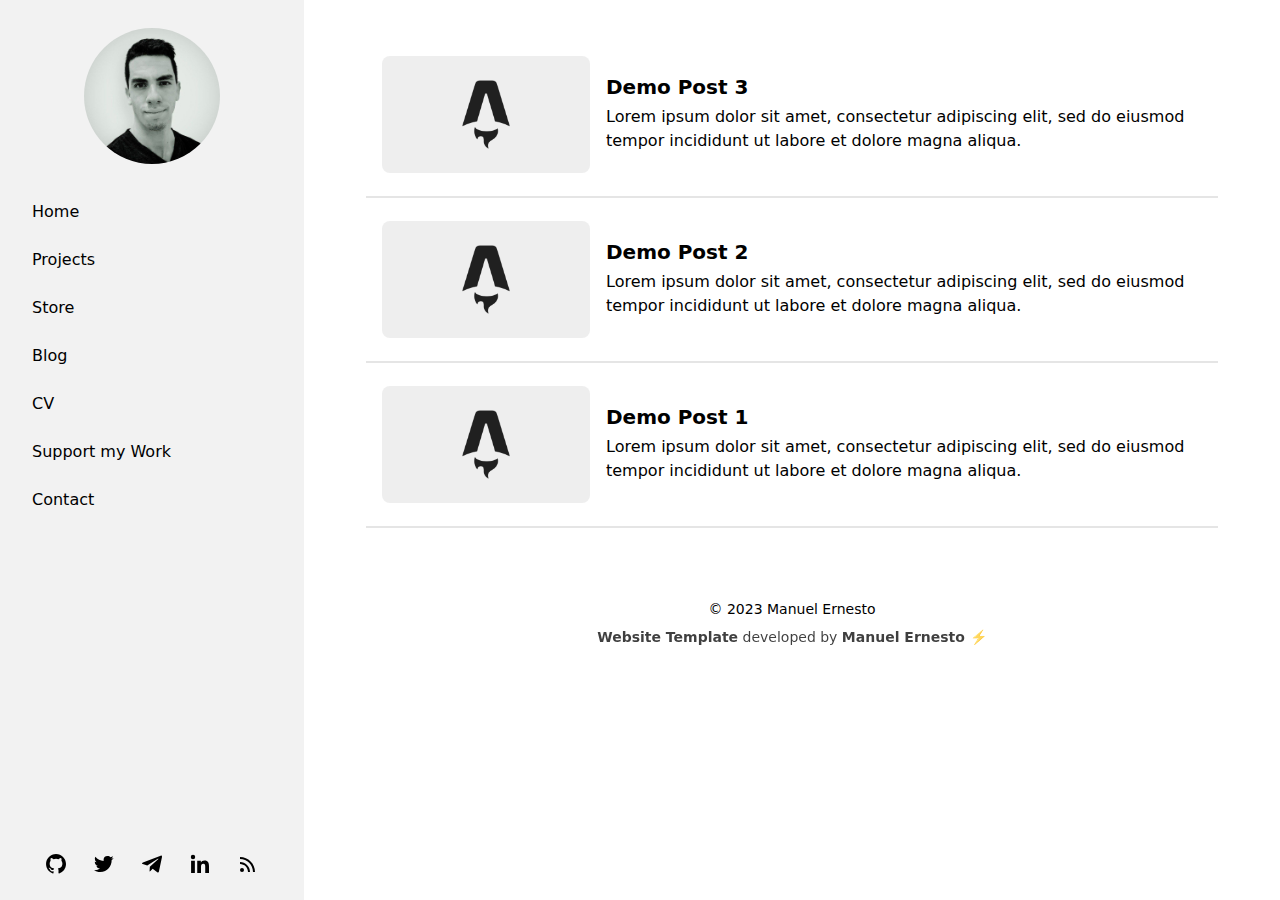
<file: blog/1/index.html>
<!DOCTYPE html>
<html lang="en" data-theme="lofi">
  <head>
    <!-- Global Metadata --><meta charset="utf-8">
<meta name="viewport" content="width=device-width,initial-scale=1">
<link rel="icon" type="image/svg+xml" href="/favicon.svg">
<meta name="generator" content="Astro v1.2.3">

<!-- Primary Meta Tags -->
<title>Blog</title>
<meta name="title" content="Blog">
<meta name="description" content="Astro Modern Personal Website template with Project Section, CV Section, Paginated Blog, RSS Feed, SEO Friendly, Visual themes and Responsive Desing.">

<!-- Open Graph / Facebook -->
<meta property="og:type" content="website">
<meta property="og:url" content="https://astro-modern-personal-website.netlify.app/blog/1/">
<meta property="og:title" content="Blog">
<meta property="og:description" content="Astro Modern Personal Website template with Project Section, CV Section, Paginated Blog, RSS Feed, SEO Friendly, Visual themes and Responsive Desing.">
<meta property="og:image" content="https://astro-modern-personal-website.netlify.app/social_img.png">

<!-- Twitter -->
<meta property="twitter:card" content="summary_large_image">
<meta property="twitter:url" content="https://astro-modern-personal-website.netlify.app/blog/1/">
<meta property="twitter:title" content="Blog">
<meta property="twitter:description" content="Astro Modern Personal Website template with Project Section, CV Section, Paginated Blog, RSS Feed, SEO Friendly, Visual themes and Responsive Desing.">
<meta property="twitter:image" content="https://astro-modern-personal-website.netlify.app/social_img.png">

  <link rel="stylesheet" href="/assets/06088a12.b83c4261.css" />
<link rel="stylesheet" href="/assets/7455d729.2f2bac13.css" /></head>
  <body>
    <div class="bg-base-100 drawer drawer-mobile">
      <input id="my-drawer" type="checkbox" class="drawer-toggle">
      <div class="drawer-content flex flex-col bg-base-100">
        <div class="sticky lg:hidden top-0 z-30 flex h-16 w-full justify-center bg-opacity-90 backdrop-blur transition-all duration-100 bg-base-100 text-base-content shadow-sm">
  <div class="navbar">
    <div class="navbar-start">
      <label for="my-drawer" class="btn btn-square btn-ghost">
        <svg xmlns="http://www.w3.org/2000/svg" fill="none" viewBox="0 0 24 24" class="inline-block w-5 h-5 stroke-current"><path stroke-linecap="round" stroke-linejoin="round" stroke-width="2" d="M4 6h16M4 12h16M4 18h16"></path>
        </svg>
      </label>
    </div>
    <div class="navbar-center">
      <a class="btn btn-ghost normal-case text-xl" href="/">Manuel Ernesto ⚡️</a>
    </div>
    <div class="navbar-end"></div>
  </div>
</div>
        <div class="md:flex md:justify-center">
          <main class="p-6 pt-10 max-w-[900px]">
            <ul>
    <!--List the array of astronaut info-->
    <div class="rounded-lg bg-base-100 hover:shadow-xl transition ease-in-out hover:scale-[102%]">
  <a href="/blog/post3" target="_self">
    <div class="hero-content flex-col md:flex-row">
      <img src="/post_img.webp" alt="Demo Post 3" class="max-w-full md:max-w-[13rem] rounded-lg">
      <div class="grow w-full">
        <h1 class="text-xl font-bold">
          Demo Post 3
          
        </h1>
        <p class="py-1 text-1xl">Lorem ipsum dolor sit amet, consectetur adipiscing elit, sed do eiusmod tempor incididunt ut labore et dolore magna aliqua.</p>
        <div class="card-actions justify-end">
          
        </div>
      </div>
    </div>
  </a>
</div><div class="divider my-0"></div><div class="rounded-lg bg-base-100 hover:shadow-xl transition ease-in-out hover:scale-[102%]">
  <a href="/blog/post2" target="_self">
    <div class="hero-content flex-col md:flex-row">
      <img src="/post_img.webp" alt="Demo Post 2" class="max-w-full md:max-w-[13rem] rounded-lg">
      <div class="grow w-full">
        <h1 class="text-xl font-bold">
          Demo Post 2
          
        </h1>
        <p class="py-1 text-1xl">Lorem ipsum dolor sit amet, consectetur adipiscing elit, sed do eiusmod tempor incididunt ut labore et dolore magna aliqua.</p>
        <div class="card-actions justify-end">
          
        </div>
      </div>
    </div>
  </a>
</div><div class="divider my-0"></div><div class="rounded-lg bg-base-100 hover:shadow-xl transition ease-in-out hover:scale-[102%]">
  <a href="/blog/post1" target="_self">
    <div class="hero-content flex-col md:flex-row">
      <img src="/post_img.webp" alt="Demo Post 1" class="max-w-full md:max-w-[13rem] rounded-lg">
      <div class="grow w-full">
        <h1 class="text-xl font-bold">
          Demo Post 1
          
        </h1>
        <p class="py-1 text-1xl">Lorem ipsum dolor sit amet, consectetur adipiscing elit, sed do eiusmod tempor incididunt ut labore et dolore magna aliqua.</p>
        <div class="card-actions justify-end">
          
        </div>
      </div>
    </div>
  </a>
</div><div class="divider my-0"></div>
  </ul><div class="flex justify-between">
      <div></div>
      <div></div>
    </div>
          </main>
        </div>
        <footer class="footer footer-center block mb-5 pt-10 astro-6LFCPTRR">
  <div class="pb-2 astro-6LFCPTRR">
    &copy; 2023 Manuel Ernesto
  </div>
  <div class="inline opacity-75 astro-6LFCPTRR">
    <!-- Thanks for using this template. Please keep this line to support my work :) -->
    <a href="https://github.com/manuelernestog/astro-modern-personal-website" target="_blank" class="font-bold astro-6LFCPTRR">Website Template</a> developed by
    <a href="https://manuelernestog.github.io" target="_blank" class="font-bold astro-6LFCPTRR">Manuel Ernesto ⚡️</a>
  </div>
</footer>

      </div>
      <div class="drawer-side bg-base-200">
  <label for="my-drawer" class="drawer-overlay bg-base-200"></label>
  <div class="menu p-4 overflow-y-auto w-[19rem] bg-base-200 text-base-content">
    <div class="w-fit">
      <a href="/">
        <div class="avatar transition ease-in-out w-1/2 hover:scale-[102%] block m-auto mt-3 mb-6">
          <div>
            <img class="mask mask-circle" src="/profile.jpg" alt="profile image">
          </div>
        </div>
      </a>
    </div>
    <ul>
      <!-- Sidebar content here -->
      <li><a href="/">Home</a></li>
      <li><a href="/projects">Projects</a></li>
      <li><a href="/store/1">Store</a></li>
      <li><a href="/blog/1">Blog</a></li>
      <li><a href="/cv">CV</a></li>
      <li><a href="https://manuelernestog.github.io/paylink/" target="_blank">Support my Work</a></li>
      <li><a href="mailto:contact.manuelernestog@gmail.com">Contact</a></li>
    </ul>
    <div class="grow"></div>
    <div class="social-icons px-4 my-2 flex self-center">
      <a href="https://github.com/manuelernestog" target="_blank" class="mx-3" aria-label="Github">
        <svg xmlns="http://www.w3.org/2000/svg" width="24" height="24" viewBox="0 0 24 24" style="fill: currentColor;transform: ;msFilter:;"><path fill-rule="evenodd" clip-rule="evenodd" d="M12.026 2c-5.509 0-9.974 4.465-9.974 9.974 0 4.406 2.857 8.145 6.821 9.465.499.09.679-.217.679-.481 0-.237-.008-.865-.011-1.696-2.775.602-3.361-1.338-3.361-1.338-.452-1.152-1.107-1.459-1.107-1.459-.905-.619.069-.605.069-.605 1.002.07 1.527 1.028 1.527 1.028.89 1.524 2.336 1.084 2.902.829.091-.645.351-1.085.635-1.334-2.214-.251-4.542-1.107-4.542-4.93 0-1.087.389-1.979 1.024-2.675-.101-.253-.446-1.268.099-2.64 0 0 .837-.269 2.742 1.021a9.582 9.582 0 0 1 2.496-.336 9.554 9.554 0 0 1 2.496.336c1.906-1.291 2.742-1.021 2.742-1.021.545 1.372.203 2.387.099 2.64.64.696 1.024 1.587 1.024 2.675 0 3.833-2.33 4.675-4.552 4.922.355.308.675.916.675 1.846 0 1.334-.012 2.41-.012 2.737 0 .267.178.577.687.479C19.146 20.115 22 16.379 22 11.974 22 6.465 17.535 2 12.026 2z"></path>
        </svg>
      </a>
      <a href="https://twitter.com/manuelernestog" target="_blank" class="mx-3" aria-label="Twitter">
        <svg xmlns="http://www.w3.org/2000/svg" width="24" height="24" viewBox="0 0 24 24" style="fill: currentColor;transform: ;msFilter:;"><path d="M19.633 7.997c.013.175.013.349.013.523 0 5.325-4.053 11.461-11.46 11.461-2.282 0-4.402-.661-6.186-1.809.324.037.636.05.973.05a8.07 8.07 0 0 0 5.001-1.721 4.036 4.036 0 0 1-3.767-2.793c.249.037.499.062.761.062.361 0 .724-.05 1.061-.137a4.027 4.027 0 0 1-3.23-3.953v-.05c.537.299 1.16.486 1.82.511a4.022 4.022 0 0 1-1.796-3.354c0-.748.199-1.434.548-2.032a11.457 11.457 0 0 0 8.306 4.215c-.062-.3-.1-.611-.1-.923a4.026 4.026 0 0 1 4.028-4.028c1.16 0 2.207.486 2.943 1.272a7.957 7.957 0 0 0 2.556-.973 4.02 4.02 0 0 1-1.771 2.22 8.073 8.073 0 0 0 2.319-.624 8.645 8.645 0 0 1-2.019 2.083z"></path>
        </svg>
      </a>
      <a href="https://t.me/manuelernestog" target="_blank" class="mx-3" aria-label="Telegram">
        <svg xmlns="http://www.w3.org/2000/svg" width="24" height="24" viewBox="0 0 24 24" style="fill: currentColor;transform: ;msFilter:;"><path d="m20.665 3.717-17.73 6.837c-1.21.486-1.203 1.161-.222 1.462l4.552 1.42 10.532-6.645c.498-.303.953-.14.579.192l-8.533 7.701h-.002l.002.001-.314 4.692c.46 0 .663-.211.921-.46l2.211-2.15 4.599 3.397c.848.467 1.457.227 1.668-.785l3.019-14.228c.309-1.239-.473-1.8-1.282-1.434z"></path>
        </svg>
      </a>

      <a href="https://www.linkedin.com/in/manuelernestogr" target="_blank" class="mx-3" aria-label="Linkedin">
        <svg xmlns="http://www.w3.org/2000/svg" width="24" height="24" viewBox="0 0 24 24" style="fill: currentColor;transform: ;msFilter:;"><circle cx="4.983" cy="5.009" r="2.188"></circle><path d="M9.237 8.855v12.139h3.769v-6.003c0-1.584.298-3.118 2.262-3.118 1.937 0 1.961 1.811 1.961 3.218v5.904H21v-6.657c0-3.27-.704-5.783-4.526-5.783-1.835 0-3.065 1.007-3.568 1.96h-.051v-1.66H9.237zm-6.142 0H6.87v12.139H3.095z"></path>
        </svg>
      </a>

      <a href="/rss.xml" target="_blank" class="mx-3" aria-label="RSS Feed">
        <svg xmlns="http://www.w3.org/2000/svg" width="24" height="24" viewBox="0 0 24 24" style="fill: currentColor;transform: ;msFilter:;"><path d="M19 20.001C19 11.729 12.271 5 4 5v2c7.168 0 13 5.832 13 13.001h2z"></path><path d="M12 20.001h2C14 14.486 9.514 10 4 10v2c4.411 0 8 3.589 8 8.001z"></path><circle cx="6" cy="18" r="2"></circle>
        </svg>
      </a>
    </div>
  </div>
</div>
    </div>
  </body></html>
</file>
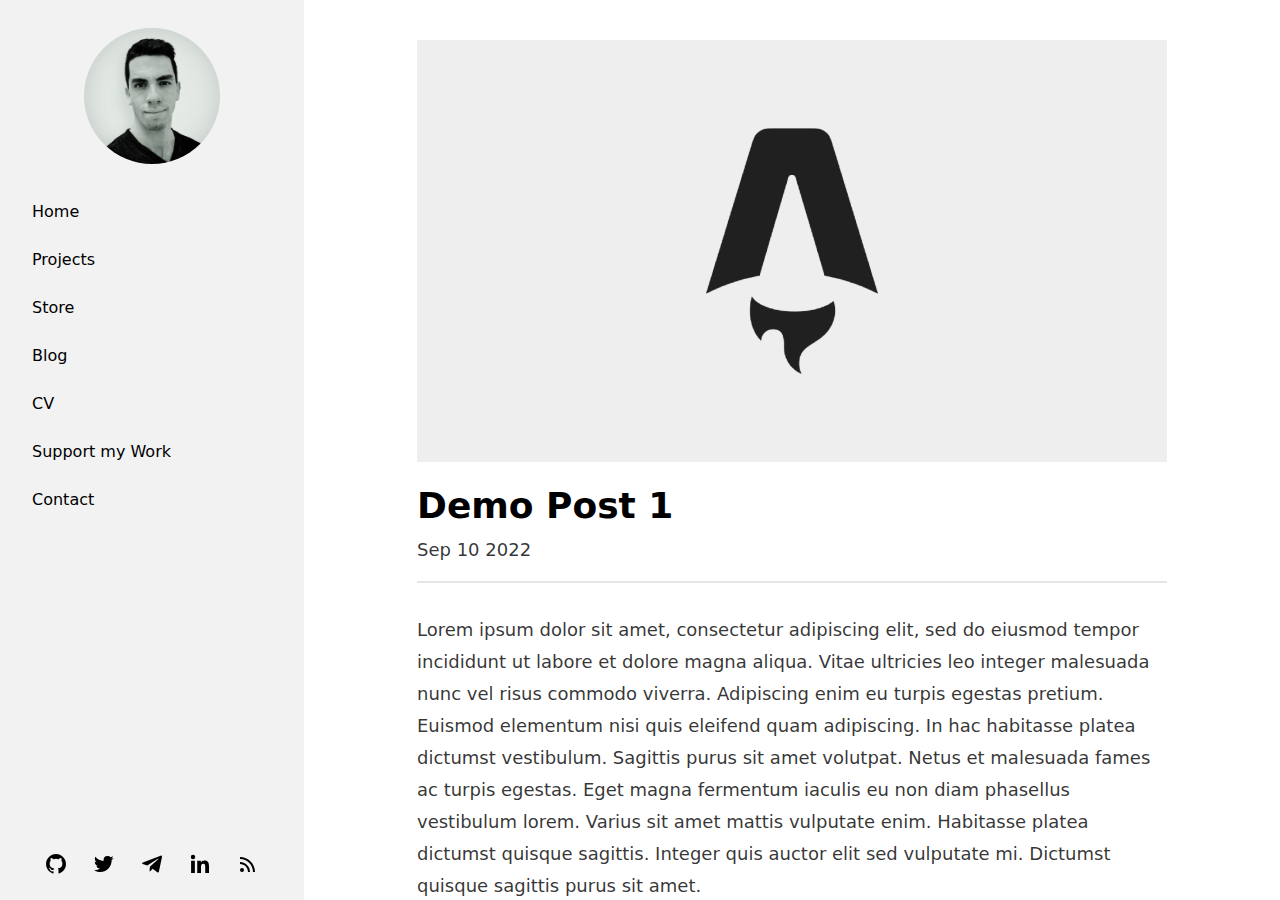
<file: blog/post1/index.html>
<!DOCTYPE html><html lang="en" data-theme="lofi">
  <head>
    <!-- Global Metadata --><meta charset="utf-8">
<meta name="viewport" content="width=device-width,initial-scale=1">
<link rel="icon" type="image/svg+xml" href="/favicon.svg">
<meta name="generator" content="Astro v1.2.3">

<!-- Primary Meta Tags -->
<title>Demo Post 1</title>
<meta name="title" content="Demo Post 1">
<meta name="description" content="Lorem ipsum dolor sit amet, consectetur adipiscing elit, sed do eiusmod tempor incididunt ut labore et dolore magna aliqua.">

<!-- Open Graph / Facebook -->
<meta property="og:type" content="website">
<meta property="og:url" content="https://astro-modern-personal-website.netlify.app/blog/post1/">
<meta property="og:title" content="Demo Post 1">
<meta property="og:description" content="Lorem ipsum dolor sit amet, consectetur adipiscing elit, sed do eiusmod tempor incididunt ut labore et dolore magna aliqua.">
<meta property="og:image" content="https://astro-modern-personal-website.netlify.app/post_img.webp">

<!-- Twitter -->
<meta property="twitter:card" content="summary_large_image">
<meta property="twitter:url" content="https://astro-modern-personal-website.netlify.app/blog/post1/">
<meta property="twitter:title" content="Demo Post 1">
<meta property="twitter:description" content="Lorem ipsum dolor sit amet, consectetur adipiscing elit, sed do eiusmod tempor incididunt ut labore et dolore magna aliqua.">
<meta property="twitter:image" content="https://astro-modern-personal-website.netlify.app/post_img.webp">

  <link rel="stylesheet" href="/assets/06088a12.b83c4261.css" />
<link rel="stylesheet" href="/assets/7455d729.2f2bac13.css" /></head>
  <body>
    <div class="bg-base-100 drawer drawer-mobile">
      <input id="my-drawer" type="checkbox" class="drawer-toggle">
      <div class="drawer-content flex flex-col bg-base-100">
        <div class="sticky lg:hidden top-0 z-30 flex h-16 w-full justify-center bg-opacity-90 backdrop-blur transition-all duration-100 bg-base-100 text-base-content shadow-sm">
  <div class="navbar">
    <div class="navbar-start">
      <label for="my-drawer" class="btn btn-square btn-ghost">
        <svg xmlns="http://www.w3.org/2000/svg" fill="none" viewBox="0 0 24 24" class="inline-block w-5 h-5 stroke-current"><path stroke-linecap="round" stroke-linejoin="round" stroke-width="2" d="M4 6h16M4 12h16M4 18h16"></path>
        </svg>
      </label>
    </div>
    <div class="navbar-center">
      <a class="btn btn-ghost normal-case text-xl" href="/">Manuel Ernesto ⚡️</a>
    </div>
    <div class="navbar-end"></div>
  </div>
</div>
        <div class="md:flex md:justify-center">
          <main class="p-6 pt-10 max-w-[900px]">
            <main class="md:flex md:justify-center">
    <article class="prose prose-lg max-w-[750px] prose-img:mx-auto">
      <img src="/post_img.webp" alt="Demo Post 1" class="w-full mb-6">
      <h1 class="title my-2 text-4xl font-bold">Demo Post 1</h1>
      <time>Sep 10 2022</time>
      
      <div class="divider my-2"></div>
        <p>Lorem ipsum dolor sit amet, consectetur adipiscing elit, sed do eiusmod tempor incididunt ut labore et dolore magna aliqua. Vitae ultricies leo integer malesuada nunc vel risus commodo viverra. Adipiscing enim eu turpis egestas pretium. Euismod elementum nisi quis eleifend quam adipiscing. In hac habitasse platea dictumst vestibulum. Sagittis purus sit amet volutpat. Netus et malesuada fames ac turpis egestas. Eget magna fermentum iaculis eu non diam phasellus vestibulum lorem. Varius sit amet mattis vulputate enim. Habitasse platea dictumst quisque sagittis. Integer quis auctor elit sed vulputate mi. Dictumst quisque sagittis purus sit amet.</p>
<p>Morbi tristique senectus et netus. Id semper risus in hendrerit gravida rutrum quisque non tellus. Habitasse platea dictumst quisque sagittis purus sit amet. Tellus molestie nunc non blandit massa. Cursus vitae congue mauris rhoncus. Accumsan tortor posuere ac ut. Fringilla urna porttitor rhoncus dolor. Elit ullamcorper dignissim cras tincidunt lobortis. In cursus turpis massa tincidunt dui ut ornare lectus. Integer feugiat scelerisque varius morbi enim nunc. Bibendum neque egestas congue quisque egestas diam. Cras ornare arcu dui vivamus arcu felis bibendum. Dignissim suspendisse in est ante in nibh mauris. Sed tempus urna et pharetra pharetra massa massa ultricies mi.</p>
<p>Mollis nunc sed id semper risus in. Convallis a cras semper auctor neque. Diam sit amet nisl suscipit. Lacus viverra vitae congue eu consequat ac felis donec. Egestas integer eget aliquet nibh praesent tristique magna sit amet. Eget magna fermentum iaculis eu non diam. In vitae turpis massa sed elementum. Tristique et egestas quis ipsum suspendisse ultrices. Eget lorem dolor sed viverra ipsum. Vel turpis nunc eget lorem dolor sed viverra. Posuere ac ut consequat semper viverra nam. Laoreet suspendisse interdum consectetur libero id faucibus. Diam phasellus vestibulum lorem sed risus ultricies tristique. Rhoncus dolor purus non enim praesent elementum facilisis. Ultrices tincidunt arcu non sodales neque. Tempus egestas sed sed risus pretium quam vulputate. Viverra suspendisse potenti nullam ac tortor vitae purus faucibus ornare. Fringilla urna porttitor rhoncus dolor purus non. Amet dictum sit amet justo donec enim.</p>
<p>Mattis ullamcorper velit sed ullamcorper morbi tincidunt. Tortor posuere ac ut consequat semper viverra. Tellus mauris a diam maecenas sed enim ut sem viverra. Venenatis urna cursus eget nunc scelerisque viverra mauris in. Arcu ac tortor dignissim convallis aenean et tortor at. Curabitur gravida arcu ac tortor dignissim convallis aenean et tortor. Egestas tellus rutrum tellus pellentesque eu. Fusce ut placerat orci nulla pellentesque dignissim enim sit amet. Ut enim blandit volutpat maecenas volutpat blandit aliquam etiam. Id donec ultrices tincidunt arcu. Id cursus metus aliquam eleifend mi.</p>
<p>Tempus quam pellentesque nec nam aliquam sem. Risus at ultrices mi tempus imperdiet. Id porta nibh venenatis cras sed felis eget velit. Ipsum a arcu cursus vitae. Facilisis magna etiam tempor orci eu lobortis elementum. Tincidunt dui ut ornare lectus sit. Quisque non tellus orci ac. Blandit libero volutpat sed cras. Nec tincidunt praesent semper feugiat nibh sed pulvinar proin gravida. Egestas integer eget aliquet nibh praesent tristique magna.</p>
    </article>
  </main>
          </main>
        </div>
        <footer class="footer footer-center block mb-5 pt-10 astro-6LFCPTRR">
  <div class="pb-2 astro-6LFCPTRR">
    &copy; 2023 Manuel Ernesto
  </div>
  <div class="inline opacity-75 astro-6LFCPTRR">
    <!-- Thanks for using this template. Please keep this line to support my work :) -->
    <a href="https://github.com/manuelernestog/astro-modern-personal-website" target="_blank" class="font-bold astro-6LFCPTRR">Website Template</a> developed by
    <a href="https://manuelernestog.github.io" target="_blank" class="font-bold astro-6LFCPTRR">Manuel Ernesto ⚡️</a>
  </div>
</footer>

      </div>
      <div class="drawer-side bg-base-200">
  <label for="my-drawer" class="drawer-overlay bg-base-200"></label>
  <div class="menu p-4 overflow-y-auto w-[19rem] bg-base-200 text-base-content">
    <div class="w-fit">
      <a href="/">
        <div class="avatar transition ease-in-out w-1/2 hover:scale-[102%] block m-auto mt-3 mb-6">
          <div>
            <img class="mask mask-circle" src="/profile.jpg" alt="profile image">
          </div>
        </div>
      </a>
    </div>
    <ul>
      <!-- Sidebar content here -->
      <li><a href="/">Home</a></li>
      <li><a href="/projects">Projects</a></li>
      <li><a href="/store/1">Store</a></li>
      <li><a href="/blog/1">Blog</a></li>
      <li><a href="/cv">CV</a></li>
      <li><a href="https://manuelernestog.github.io/paylink/" target="_blank">Support my Work</a></li>
      <li><a href="mailto:contact.manuelernestog@gmail.com">Contact</a></li>
    </ul>
    <div class="grow"></div>
    <div class="social-icons px-4 my-2 flex self-center">
      <a href="https://github.com/manuelernestog" target="_blank" class="mx-3" aria-label="Github">
        <svg xmlns="http://www.w3.org/2000/svg" width="24" height="24" viewBox="0 0 24 24" style="fill: currentColor;transform: ;msFilter:;"><path fill-rule="evenodd" clip-rule="evenodd" d="M12.026 2c-5.509 0-9.974 4.465-9.974 9.974 0 4.406 2.857 8.145 6.821 9.465.499.09.679-.217.679-.481 0-.237-.008-.865-.011-1.696-2.775.602-3.361-1.338-3.361-1.338-.452-1.152-1.107-1.459-1.107-1.459-.905-.619.069-.605.069-.605 1.002.07 1.527 1.028 1.527 1.028.89 1.524 2.336 1.084 2.902.829.091-.645.351-1.085.635-1.334-2.214-.251-4.542-1.107-4.542-4.93 0-1.087.389-1.979 1.024-2.675-.101-.253-.446-1.268.099-2.64 0 0 .837-.269 2.742 1.021a9.582 9.582 0 0 1 2.496-.336 9.554 9.554 0 0 1 2.496.336c1.906-1.291 2.742-1.021 2.742-1.021.545 1.372.203 2.387.099 2.64.64.696 1.024 1.587 1.024 2.675 0 3.833-2.33 4.675-4.552 4.922.355.308.675.916.675 1.846 0 1.334-.012 2.41-.012 2.737 0 .267.178.577.687.479C19.146 20.115 22 16.379 22 11.974 22 6.465 17.535 2 12.026 2z"></path>
        </svg>
      </a>
      <a href="https://twitter.com/manuelernestog" target="_blank" class="mx-3" aria-label="Twitter">
        <svg xmlns="http://www.w3.org/2000/svg" width="24" height="24" viewBox="0 0 24 24" style="fill: currentColor;transform: ;msFilter:;"><path d="M19.633 7.997c.013.175.013.349.013.523 0 5.325-4.053 11.461-11.46 11.461-2.282 0-4.402-.661-6.186-1.809.324.037.636.05.973.05a8.07 8.07 0 0 0 5.001-1.721 4.036 4.036 0 0 1-3.767-2.793c.249.037.499.062.761.062.361 0 .724-.05 1.061-.137a4.027 4.027 0 0 1-3.23-3.953v-.05c.537.299 1.16.486 1.82.511a4.022 4.022 0 0 1-1.796-3.354c0-.748.199-1.434.548-2.032a11.457 11.457 0 0 0 8.306 4.215c-.062-.3-.1-.611-.1-.923a4.026 4.026 0 0 1 4.028-4.028c1.16 0 2.207.486 2.943 1.272a7.957 7.957 0 0 0 2.556-.973 4.02 4.02 0 0 1-1.771 2.22 8.073 8.073 0 0 0 2.319-.624 8.645 8.645 0 0 1-2.019 2.083z"></path>
        </svg>
      </a>
      <a href="https://t.me/manuelernestog" target="_blank" class="mx-3" aria-label="Telegram">
        <svg xmlns="http://www.w3.org/2000/svg" width="24" height="24" viewBox="0 0 24 24" style="fill: currentColor;transform: ;msFilter:;"><path d="m20.665 3.717-17.73 6.837c-1.21.486-1.203 1.161-.222 1.462l4.552 1.42 10.532-6.645c.498-.303.953-.14.579.192l-8.533 7.701h-.002l.002.001-.314 4.692c.46 0 .663-.211.921-.46l2.211-2.15 4.599 3.397c.848.467 1.457.227 1.668-.785l3.019-14.228c.309-1.239-.473-1.8-1.282-1.434z"></path>
        </svg>
      </a>

      <a href="https://www.linkedin.com/in/manuelernestogr" target="_blank" class="mx-3" aria-label="Linkedin">
        <svg xmlns="http://www.w3.org/2000/svg" width="24" height="24" viewBox="0 0 24 24" style="fill: currentColor;transform: ;msFilter:;"><circle cx="4.983" cy="5.009" r="2.188"></circle><path d="M9.237 8.855v12.139h3.769v-6.003c0-1.584.298-3.118 2.262-3.118 1.937 0 1.961 1.811 1.961 3.218v5.904H21v-6.657c0-3.27-.704-5.783-4.526-5.783-1.835 0-3.065 1.007-3.568 1.96h-.051v-1.66H9.237zm-6.142 0H6.87v12.139H3.095z"></path>
        </svg>
      </a>

      <a href="/rss.xml" target="_blank" class="mx-3" aria-label="RSS Feed">
        <svg xmlns="http://www.w3.org/2000/svg" width="24" height="24" viewBox="0 0 24 24" style="fill: currentColor;transform: ;msFilter:;"><path d="M19 20.001C19 11.729 12.271 5 4 5v2c7.168 0 13 5.832 13 13.001h2z"></path><path d="M12 20.001h2C14 14.486 9.514 10 4 10v2c4.411 0 8 3.589 8 8.001z"></path><circle cx="6" cy="18" r="2"></circle>
        </svg>
      </a>
    </div>
  </div>
</div>
    </div>
  </body></html>
</file>
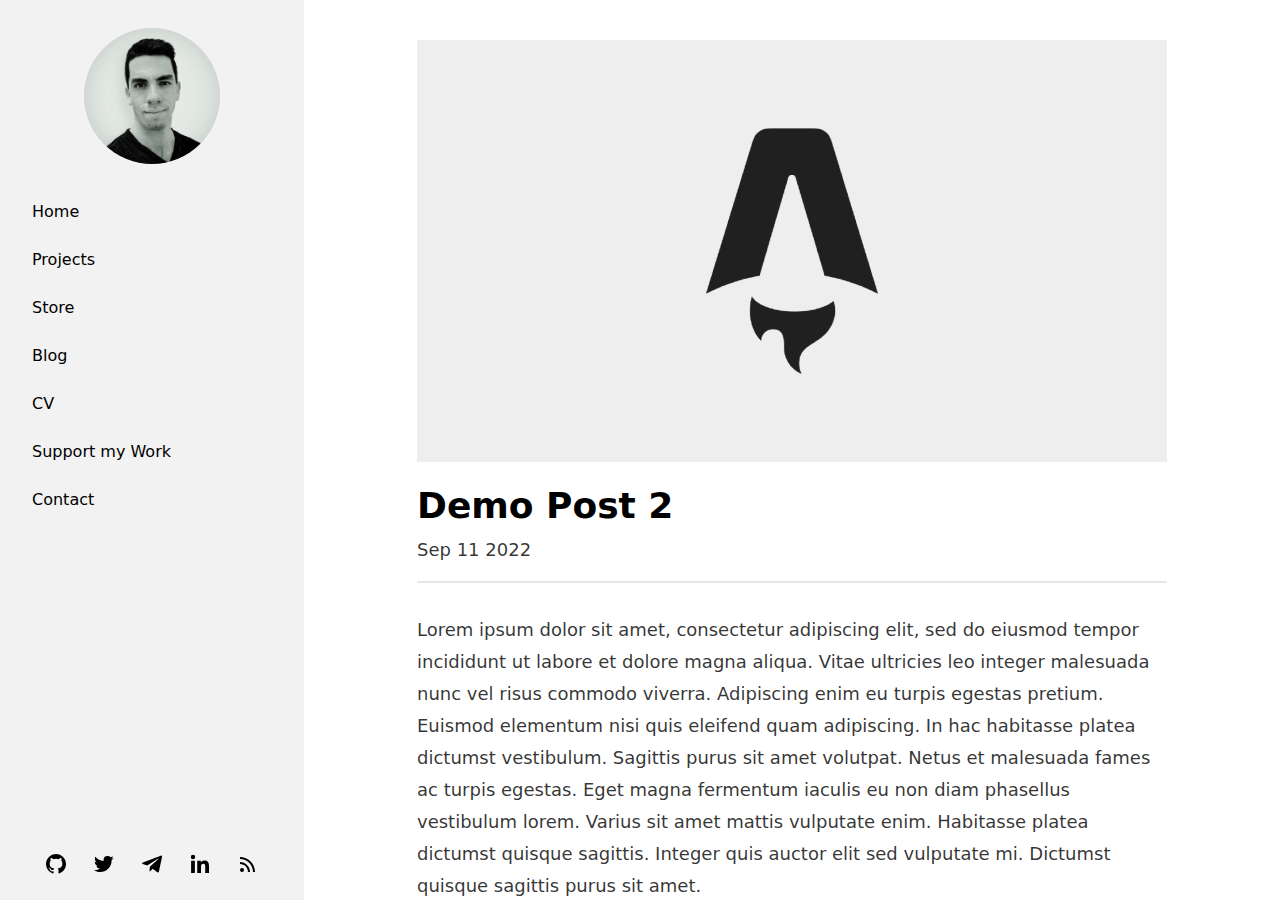
<file: blog/post2/index.html>
<!DOCTYPE html><html lang="en" data-theme="lofi">
  <head>
    <!-- Global Metadata --><meta charset="utf-8">
<meta name="viewport" content="width=device-width,initial-scale=1">
<link rel="icon" type="image/svg+xml" href="/favicon.svg">
<meta name="generator" content="Astro v1.2.3">

<!-- Primary Meta Tags -->
<title>Demo Post 2</title>
<meta name="title" content="Demo Post 2">
<meta name="description" content="Lorem ipsum dolor sit amet, consectetur adipiscing elit, sed do eiusmod tempor incididunt ut labore et dolore magna aliqua.">

<!-- Open Graph / Facebook -->
<meta property="og:type" content="website">
<meta property="og:url" content="https://astro-modern-personal-website.netlify.app/blog/post2/">
<meta property="og:title" content="Demo Post 2">
<meta property="og:description" content="Lorem ipsum dolor sit amet, consectetur adipiscing elit, sed do eiusmod tempor incididunt ut labore et dolore magna aliqua.">
<meta property="og:image" content="https://astro-modern-personal-website.netlify.app/post_img.webp">

<!-- Twitter -->
<meta property="twitter:card" content="summary_large_image">
<meta property="twitter:url" content="https://astro-modern-personal-website.netlify.app/blog/post2/">
<meta property="twitter:title" content="Demo Post 2">
<meta property="twitter:description" content="Lorem ipsum dolor sit amet, consectetur adipiscing elit, sed do eiusmod tempor incididunt ut labore et dolore magna aliqua.">
<meta property="twitter:image" content="https://astro-modern-personal-website.netlify.app/post_img.webp">

  <link rel="stylesheet" href="/assets/06088a12.b83c4261.css" />
<link rel="stylesheet" href="/assets/7455d729.2f2bac13.css" /></head>
  <body>
    <div class="bg-base-100 drawer drawer-mobile">
      <input id="my-drawer" type="checkbox" class="drawer-toggle">
      <div class="drawer-content flex flex-col bg-base-100">
        <div class="sticky lg:hidden top-0 z-30 flex h-16 w-full justify-center bg-opacity-90 backdrop-blur transition-all duration-100 bg-base-100 text-base-content shadow-sm">
  <div class="navbar">
    <div class="navbar-start">
      <label for="my-drawer" class="btn btn-square btn-ghost">
        <svg xmlns="http://www.w3.org/2000/svg" fill="none" viewBox="0 0 24 24" class="inline-block w-5 h-5 stroke-current"><path stroke-linecap="round" stroke-linejoin="round" stroke-width="2" d="M4 6h16M4 12h16M4 18h16"></path>
        </svg>
      </label>
    </div>
    <div class="navbar-center">
      <a class="btn btn-ghost normal-case text-xl" href="/">Manuel Ernesto ⚡️</a>
    </div>
    <div class="navbar-end"></div>
  </div>
</div>
        <div class="md:flex md:justify-center">
          <main class="p-6 pt-10 max-w-[900px]">
            <main class="md:flex md:justify-center">
    <article class="prose prose-lg max-w-[750px] prose-img:mx-auto">
      <img src="/post_img.webp" alt="Demo Post 2" class="w-full mb-6">
      <h1 class="title my-2 text-4xl font-bold">Demo Post 2</h1>
      <time>Sep 11 2022</time>
      
      <div class="divider my-2"></div>
        <p>Lorem ipsum dolor sit amet, consectetur adipiscing elit, sed do eiusmod tempor incididunt ut labore et dolore magna aliqua. Vitae ultricies leo integer malesuada nunc vel risus commodo viverra. Adipiscing enim eu turpis egestas pretium. Euismod elementum nisi quis eleifend quam adipiscing. In hac habitasse platea dictumst vestibulum. Sagittis purus sit amet volutpat. Netus et malesuada fames ac turpis egestas. Eget magna fermentum iaculis eu non diam phasellus vestibulum lorem. Varius sit amet mattis vulputate enim. Habitasse platea dictumst quisque sagittis. Integer quis auctor elit sed vulputate mi. Dictumst quisque sagittis purus sit amet.</p>
<p>Morbi tristique senectus et netus. Id semper risus in hendrerit gravida rutrum quisque non tellus. Habitasse platea dictumst quisque sagittis purus sit amet. Tellus molestie nunc non blandit massa. Cursus vitae congue mauris rhoncus. Accumsan tortor posuere ac ut. Fringilla urna porttitor rhoncus dolor. Elit ullamcorper dignissim cras tincidunt lobortis. In cursus turpis massa tincidunt dui ut ornare lectus. Integer feugiat scelerisque varius morbi enim nunc. Bibendum neque egestas congue quisque egestas diam. Cras ornare arcu dui vivamus arcu felis bibendum. Dignissim suspendisse in est ante in nibh mauris. Sed tempus urna et pharetra pharetra massa massa ultricies mi.</p>
<p>Mollis nunc sed id semper risus in. Convallis a cras semper auctor neque. Diam sit amet nisl suscipit. Lacus viverra vitae congue eu consequat ac felis donec. Egestas integer eget aliquet nibh praesent tristique magna sit amet. Eget magna fermentum iaculis eu non diam. In vitae turpis massa sed elementum. Tristique et egestas quis ipsum suspendisse ultrices. Eget lorem dolor sed viverra ipsum. Vel turpis nunc eget lorem dolor sed viverra. Posuere ac ut consequat semper viverra nam. Laoreet suspendisse interdum consectetur libero id faucibus. Diam phasellus vestibulum lorem sed risus ultricies tristique. Rhoncus dolor purus non enim praesent elementum facilisis. Ultrices tincidunt arcu non sodales neque. Tempus egestas sed sed risus pretium quam vulputate. Viverra suspendisse potenti nullam ac tortor vitae purus faucibus ornare. Fringilla urna porttitor rhoncus dolor purus non. Amet dictum sit amet justo donec enim.</p>
<p>Mattis ullamcorper velit sed ullamcorper morbi tincidunt. Tortor posuere ac ut consequat semper viverra. Tellus mauris a diam maecenas sed enim ut sem viverra. Venenatis urna cursus eget nunc scelerisque viverra mauris in. Arcu ac tortor dignissim convallis aenean et tortor at. Curabitur gravida arcu ac tortor dignissim convallis aenean et tortor. Egestas tellus rutrum tellus pellentesque eu. Fusce ut placerat orci nulla pellentesque dignissim enim sit amet. Ut enim blandit volutpat maecenas volutpat blandit aliquam etiam. Id donec ultrices tincidunt arcu. Id cursus metus aliquam eleifend mi.</p>
<p>Tempus quam pellentesque nec nam aliquam sem. Risus at ultrices mi tempus imperdiet. Id porta nibh venenatis cras sed felis eget velit. Ipsum a arcu cursus vitae. Facilisis magna etiam tempor orci eu lobortis elementum. Tincidunt dui ut ornare lectus sit. Quisque non tellus orci ac. Blandit libero volutpat sed cras. Nec tincidunt praesent semper feugiat nibh sed pulvinar proin gravida. Egestas integer eget aliquet nibh praesent tristique magna.</p>
    </article>
  </main>
          </main>
        </div>
        <footer class="footer footer-center block mb-5 pt-10 astro-6LFCPTRR">
  <div class="pb-2 astro-6LFCPTRR">
    &copy; 2023 Manuel Ernesto
  </div>
  <div class="inline opacity-75 astro-6LFCPTRR">
    <!-- Thanks for using this template. Please keep this line to support my work :) -->
    <a href="https://github.com/manuelernestog/astro-modern-personal-website" target="_blank" class="font-bold astro-6LFCPTRR">Website Template</a> developed by
    <a href="https://manuelernestog.github.io" target="_blank" class="font-bold astro-6LFCPTRR">Manuel Ernesto ⚡️</a>
  </div>
</footer>

      </div>
      <div class="drawer-side bg-base-200">
  <label for="my-drawer" class="drawer-overlay bg-base-200"></label>
  <div class="menu p-4 overflow-y-auto w-[19rem] bg-base-200 text-base-content">
    <div class="w-fit">
      <a href="/">
        <div class="avatar transition ease-in-out w-1/2 hover:scale-[102%] block m-auto mt-3 mb-6">
          <div>
            <img class="mask mask-circle" src="/profile.jpg" alt="profile image">
          </div>
        </div>
      </a>
    </div>
    <ul>
      <!-- Sidebar content here -->
      <li><a href="/">Home</a></li>
      <li><a href="/projects">Projects</a></li>
      <li><a href="/store/1">Store</a></li>
      <li><a href="/blog/1">Blog</a></li>
      <li><a href="/cv">CV</a></li>
      <li><a href="https://manuelernestog.github.io/paylink/" target="_blank">Support my Work</a></li>
      <li><a href="mailto:contact.manuelernestog@gmail.com">Contact</a></li>
    </ul>
    <div class="grow"></div>
    <div class="social-icons px-4 my-2 flex self-center">
      <a href="https://github.com/manuelernestog" target="_blank" class="mx-3" aria-label="Github">
        <svg xmlns="http://www.w3.org/2000/svg" width="24" height="24" viewBox="0 0 24 24" style="fill: currentColor;transform: ;msFilter:;"><path fill-rule="evenodd" clip-rule="evenodd" d="M12.026 2c-5.509 0-9.974 4.465-9.974 9.974 0 4.406 2.857 8.145 6.821 9.465.499.09.679-.217.679-.481 0-.237-.008-.865-.011-1.696-2.775.602-3.361-1.338-3.361-1.338-.452-1.152-1.107-1.459-1.107-1.459-.905-.619.069-.605.069-.605 1.002.07 1.527 1.028 1.527 1.028.89 1.524 2.336 1.084 2.902.829.091-.645.351-1.085.635-1.334-2.214-.251-4.542-1.107-4.542-4.93 0-1.087.389-1.979 1.024-2.675-.101-.253-.446-1.268.099-2.64 0 0 .837-.269 2.742 1.021a9.582 9.582 0 0 1 2.496-.336 9.554 9.554 0 0 1 2.496.336c1.906-1.291 2.742-1.021 2.742-1.021.545 1.372.203 2.387.099 2.64.64.696 1.024 1.587 1.024 2.675 0 3.833-2.33 4.675-4.552 4.922.355.308.675.916.675 1.846 0 1.334-.012 2.41-.012 2.737 0 .267.178.577.687.479C19.146 20.115 22 16.379 22 11.974 22 6.465 17.535 2 12.026 2z"></path>
        </svg>
      </a>
      <a href="https://twitter.com/manuelernestog" target="_blank" class="mx-3" aria-label="Twitter">
        <svg xmlns="http://www.w3.org/2000/svg" width="24" height="24" viewBox="0 0 24 24" style="fill: currentColor;transform: ;msFilter:;"><path d="M19.633 7.997c.013.175.013.349.013.523 0 5.325-4.053 11.461-11.46 11.461-2.282 0-4.402-.661-6.186-1.809.324.037.636.05.973.05a8.07 8.07 0 0 0 5.001-1.721 4.036 4.036 0 0 1-3.767-2.793c.249.037.499.062.761.062.361 0 .724-.05 1.061-.137a4.027 4.027 0 0 1-3.23-3.953v-.05c.537.299 1.16.486 1.82.511a4.022 4.022 0 0 1-1.796-3.354c0-.748.199-1.434.548-2.032a11.457 11.457 0 0 0 8.306 4.215c-.062-.3-.1-.611-.1-.923a4.026 4.026 0 0 1 4.028-4.028c1.16 0 2.207.486 2.943 1.272a7.957 7.957 0 0 0 2.556-.973 4.02 4.02 0 0 1-1.771 2.22 8.073 8.073 0 0 0 2.319-.624 8.645 8.645 0 0 1-2.019 2.083z"></path>
        </svg>
      </a>
      <a href="https://t.me/manuelernestog" target="_blank" class="mx-3" aria-label="Telegram">
        <svg xmlns="http://www.w3.org/2000/svg" width="24" height="24" viewBox="0 0 24 24" style="fill: currentColor;transform: ;msFilter:;"><path d="m20.665 3.717-17.73 6.837c-1.21.486-1.203 1.161-.222 1.462l4.552 1.42 10.532-6.645c.498-.303.953-.14.579.192l-8.533 7.701h-.002l.002.001-.314 4.692c.46 0 .663-.211.921-.46l2.211-2.15 4.599 3.397c.848.467 1.457.227 1.668-.785l3.019-14.228c.309-1.239-.473-1.8-1.282-1.434z"></path>
        </svg>
      </a>

      <a href="https://www.linkedin.com/in/manuelernestogr" target="_blank" class="mx-3" aria-label="Linkedin">
        <svg xmlns="http://www.w3.org/2000/svg" width="24" height="24" viewBox="0 0 24 24" style="fill: currentColor;transform: ;msFilter:;"><circle cx="4.983" cy="5.009" r="2.188"></circle><path d="M9.237 8.855v12.139h3.769v-6.003c0-1.584.298-3.118 2.262-3.118 1.937 0 1.961 1.811 1.961 3.218v5.904H21v-6.657c0-3.27-.704-5.783-4.526-5.783-1.835 0-3.065 1.007-3.568 1.96h-.051v-1.66H9.237zm-6.142 0H6.87v12.139H3.095z"></path>
        </svg>
      </a>

      <a href="/rss.xml" target="_blank" class="mx-3" aria-label="RSS Feed">
        <svg xmlns="http://www.w3.org/2000/svg" width="24" height="24" viewBox="0 0 24 24" style="fill: currentColor;transform: ;msFilter:;"><path d="M19 20.001C19 11.729 12.271 5 4 5v2c7.168 0 13 5.832 13 13.001h2z"></path><path d="M12 20.001h2C14 14.486 9.514 10 4 10v2c4.411 0 8 3.589 8 8.001z"></path><circle cx="6" cy="18" r="2"></circle>
        </svg>
      </a>
    </div>
  </div>
</div>
    </div>
  </body></html>
</file>
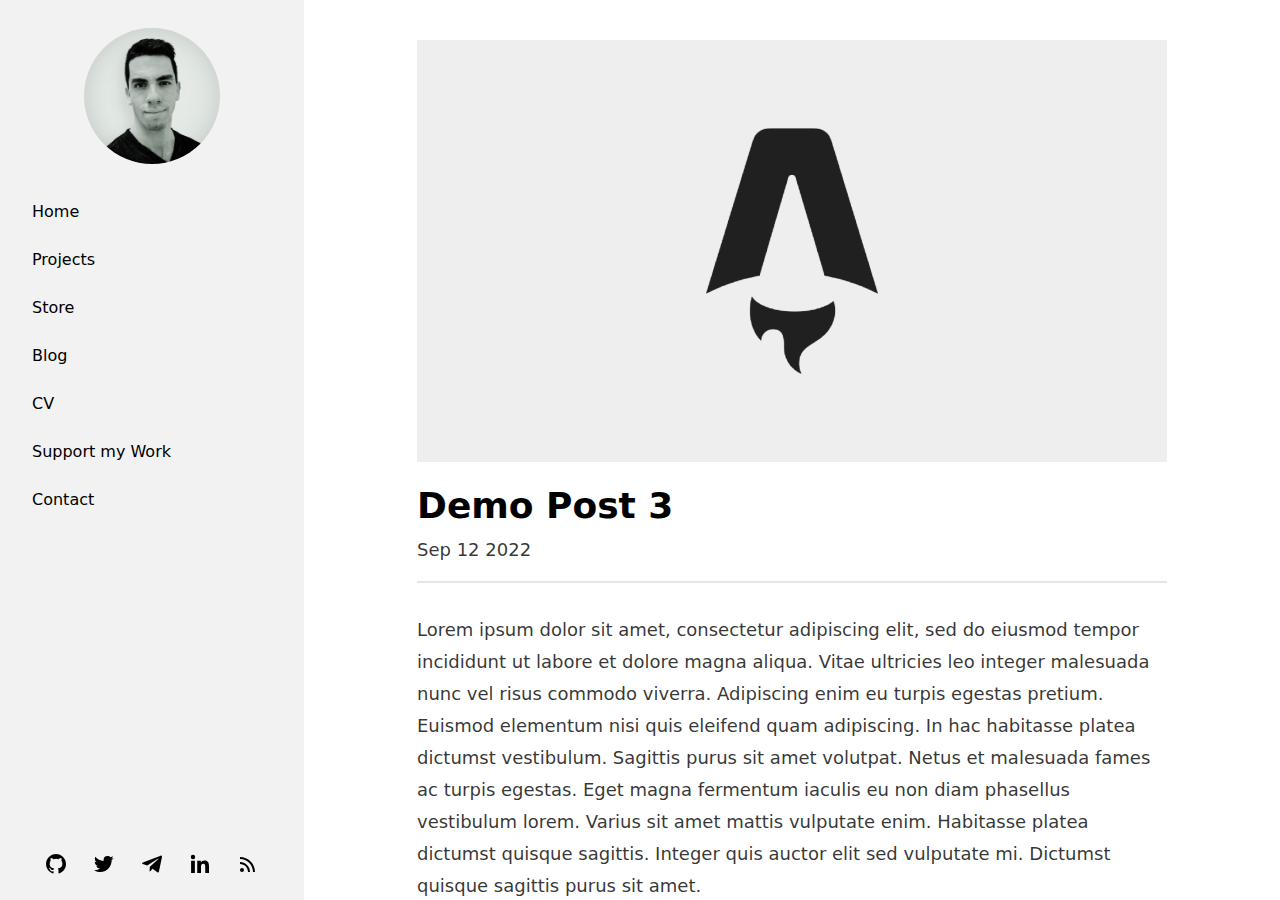
<file: blog/post3/index.html>
<!DOCTYPE html><html lang="en" data-theme="lofi">
  <head>
    <!-- Global Metadata --><meta charset="utf-8">
<meta name="viewport" content="width=device-width,initial-scale=1">
<link rel="icon" type="image/svg+xml" href="/favicon.svg">
<meta name="generator" content="Astro v1.2.3">

<!-- Primary Meta Tags -->
<title>Demo Post 3</title>
<meta name="title" content="Demo Post 3">
<meta name="description" content="Lorem ipsum dolor sit amet, consectetur adipiscing elit, sed do eiusmod tempor incididunt ut labore et dolore magna aliqua.">

<!-- Open Graph / Facebook -->
<meta property="og:type" content="website">
<meta property="og:url" content="https://astro-modern-personal-website.netlify.app/blog/post3/">
<meta property="og:title" content="Demo Post 3">
<meta property="og:description" content="Lorem ipsum dolor sit amet, consectetur adipiscing elit, sed do eiusmod tempor incididunt ut labore et dolore magna aliqua.">
<meta property="og:image" content="https://astro-modern-personal-website.netlify.app/post_img.webp">

<!-- Twitter -->
<meta property="twitter:card" content="summary_large_image">
<meta property="twitter:url" content="https://astro-modern-personal-website.netlify.app/blog/post3/">
<meta property="twitter:title" content="Demo Post 3">
<meta property="twitter:description" content="Lorem ipsum dolor sit amet, consectetur adipiscing elit, sed do eiusmod tempor incididunt ut labore et dolore magna aliqua.">
<meta property="twitter:image" content="https://astro-modern-personal-website.netlify.app/post_img.webp">

  <link rel="stylesheet" href="/assets/06088a12.b83c4261.css" />
<link rel="stylesheet" href="/assets/7455d729.2f2bac13.css" /></head>
  <body>
    <div class="bg-base-100 drawer drawer-mobile">
      <input id="my-drawer" type="checkbox" class="drawer-toggle">
      <div class="drawer-content flex flex-col bg-base-100">
        <div class="sticky lg:hidden top-0 z-30 flex h-16 w-full justify-center bg-opacity-90 backdrop-blur transition-all duration-100 bg-base-100 text-base-content shadow-sm">
  <div class="navbar">
    <div class="navbar-start">
      <label for="my-drawer" class="btn btn-square btn-ghost">
        <svg xmlns="http://www.w3.org/2000/svg" fill="none" viewBox="0 0 24 24" class="inline-block w-5 h-5 stroke-current"><path stroke-linecap="round" stroke-linejoin="round" stroke-width="2" d="M4 6h16M4 12h16M4 18h16"></path>
        </svg>
      </label>
    </div>
    <div class="navbar-center">
      <a class="btn btn-ghost normal-case text-xl" href="/">Manuel Ernesto ⚡️</a>
    </div>
    <div class="navbar-end"></div>
  </div>
</div>
        <div class="md:flex md:justify-center">
          <main class="p-6 pt-10 max-w-[900px]">
            <main class="md:flex md:justify-center">
    <article class="prose prose-lg max-w-[750px] prose-img:mx-auto">
      <img src="/post_img.webp" alt="Demo Post 3" class="w-full mb-6">
      <h1 class="title my-2 text-4xl font-bold">Demo Post 3</h1>
      <time>Sep 12 2022</time>
      
      <div class="divider my-2"></div>
        <p>Lorem ipsum dolor sit amet, consectetur adipiscing elit, sed do eiusmod tempor incididunt ut labore et dolore magna aliqua. Vitae ultricies leo integer malesuada nunc vel risus commodo viverra. Adipiscing enim eu turpis egestas pretium. Euismod elementum nisi quis eleifend quam adipiscing. In hac habitasse platea dictumst vestibulum. Sagittis purus sit amet volutpat. Netus et malesuada fames ac turpis egestas. Eget magna fermentum iaculis eu non diam phasellus vestibulum lorem. Varius sit amet mattis vulputate enim. Habitasse platea dictumst quisque sagittis. Integer quis auctor elit sed vulputate mi. Dictumst quisque sagittis purus sit amet.</p>
<p>Morbi tristique senectus et netus. Id semper risus in hendrerit gravida rutrum quisque non tellus. Habitasse platea dictumst quisque sagittis purus sit amet. Tellus molestie nunc non blandit massa. Cursus vitae congue mauris rhoncus. Accumsan tortor posuere ac ut. Fringilla urna porttitor rhoncus dolor. Elit ullamcorper dignissim cras tincidunt lobortis. In cursus turpis massa tincidunt dui ut ornare lectus. Integer feugiat scelerisque varius morbi enim nunc. Bibendum neque egestas congue quisque egestas diam. Cras ornare arcu dui vivamus arcu felis bibendum. Dignissim suspendisse in est ante in nibh mauris. Sed tempus urna et pharetra pharetra massa massa ultricies mi.</p>
<p>Mollis nunc sed id semper risus in. Convallis a cras semper auctor neque. Diam sit amet nisl suscipit. Lacus viverra vitae congue eu consequat ac felis donec. Egestas integer eget aliquet nibh praesent tristique magna sit amet. Eget magna fermentum iaculis eu non diam. In vitae turpis massa sed elementum. Tristique et egestas quis ipsum suspendisse ultrices. Eget lorem dolor sed viverra ipsum. Vel turpis nunc eget lorem dolor sed viverra. Posuere ac ut consequat semper viverra nam. Laoreet suspendisse interdum consectetur libero id faucibus. Diam phasellus vestibulum lorem sed risus ultricies tristique. Rhoncus dolor purus non enim praesent elementum facilisis. Ultrices tincidunt arcu non sodales neque. Tempus egestas sed sed risus pretium quam vulputate. Viverra suspendisse potenti nullam ac tortor vitae purus faucibus ornare. Fringilla urna porttitor rhoncus dolor purus non. Amet dictum sit amet justo donec enim.</p>
<p>Mattis ullamcorper velit sed ullamcorper morbi tincidunt. Tortor posuere ac ut consequat semper viverra. Tellus mauris a diam maecenas sed enim ut sem viverra. Venenatis urna cursus eget nunc scelerisque viverra mauris in. Arcu ac tortor dignissim convallis aenean et tortor at. Curabitur gravida arcu ac tortor dignissim convallis aenean et tortor. Egestas tellus rutrum tellus pellentesque eu. Fusce ut placerat orci nulla pellentesque dignissim enim sit amet. Ut enim blandit volutpat maecenas volutpat blandit aliquam etiam. Id donec ultrices tincidunt arcu. Id cursus metus aliquam eleifend mi.</p>
<p>Tempus quam pellentesque nec nam aliquam sem. Risus at ultrices mi tempus imperdiet. Id porta nibh venenatis cras sed felis eget velit. Ipsum a arcu cursus vitae. Facilisis magna etiam tempor orci eu lobortis elementum. Tincidunt dui ut ornare lectus sit. Quisque non tellus orci ac. Blandit libero volutpat sed cras. Nec tincidunt praesent semper feugiat nibh sed pulvinar proin gravida. Egestas integer eget aliquet nibh praesent tristique magna.</p>
    </article>
  </main>
          </main>
        </div>
        <footer class="footer footer-center block mb-5 pt-10 astro-6LFCPTRR">
  <div class="pb-2 astro-6LFCPTRR">
    &copy; 2023 Manuel Ernesto
  </div>
  <div class="inline opacity-75 astro-6LFCPTRR">
    <!-- Thanks for using this template. Please keep this line to support my work :) -->
    <a href="https://github.com/manuelernestog/astro-modern-personal-website" target="_blank" class="font-bold astro-6LFCPTRR">Website Template</a> developed by
    <a href="https://manuelernestog.github.io" target="_blank" class="font-bold astro-6LFCPTRR">Manuel Ernesto ⚡️</a>
  </div>
</footer>

      </div>
      <div class="drawer-side bg-base-200">
  <label for="my-drawer" class="drawer-overlay bg-base-200"></label>
  <div class="menu p-4 overflow-y-auto w-[19rem] bg-base-200 text-base-content">
    <div class="w-fit">
      <a href="/">
        <div class="avatar transition ease-in-out w-1/2 hover:scale-[102%] block m-auto mt-3 mb-6">
          <div>
            <img class="mask mask-circle" src="/profile.jpg" alt="profile image">
          </div>
        </div>
      </a>
    </div>
    <ul>
      <!-- Sidebar content here -->
      <li><a href="/">Home</a></li>
      <li><a href="/projects">Projects</a></li>
      <li><a href="/store/1">Store</a></li>
      <li><a href="/blog/1">Blog</a></li>
      <li><a href="/cv">CV</a></li>
      <li><a href="https://manuelernestog.github.io/paylink/" target="_blank">Support my Work</a></li>
      <li><a href="mailto:contact.manuelernestog@gmail.com">Contact</a></li>
    </ul>
    <div class="grow"></div>
    <div class="social-icons px-4 my-2 flex self-center">
      <a href="https://github.com/manuelernestog" target="_blank" class="mx-3" aria-label="Github">
        <svg xmlns="http://www.w3.org/2000/svg" width="24" height="24" viewBox="0 0 24 24" style="fill: currentColor;transform: ;msFilter:;"><path fill-rule="evenodd" clip-rule="evenodd" d="M12.026 2c-5.509 0-9.974 4.465-9.974 9.974 0 4.406 2.857 8.145 6.821 9.465.499.09.679-.217.679-.481 0-.237-.008-.865-.011-1.696-2.775.602-3.361-1.338-3.361-1.338-.452-1.152-1.107-1.459-1.107-1.459-.905-.619.069-.605.069-.605 1.002.07 1.527 1.028 1.527 1.028.89 1.524 2.336 1.084 2.902.829.091-.645.351-1.085.635-1.334-2.214-.251-4.542-1.107-4.542-4.93 0-1.087.389-1.979 1.024-2.675-.101-.253-.446-1.268.099-2.64 0 0 .837-.269 2.742 1.021a9.582 9.582 0 0 1 2.496-.336 9.554 9.554 0 0 1 2.496.336c1.906-1.291 2.742-1.021 2.742-1.021.545 1.372.203 2.387.099 2.64.64.696 1.024 1.587 1.024 2.675 0 3.833-2.33 4.675-4.552 4.922.355.308.675.916.675 1.846 0 1.334-.012 2.41-.012 2.737 0 .267.178.577.687.479C19.146 20.115 22 16.379 22 11.974 22 6.465 17.535 2 12.026 2z"></path>
        </svg>
      </a>
      <a href="https://twitter.com/manuelernestog" target="_blank" class="mx-3" aria-label="Twitter">
        <svg xmlns="http://www.w3.org/2000/svg" width="24" height="24" viewBox="0 0 24 24" style="fill: currentColor;transform: ;msFilter:;"><path d="M19.633 7.997c.013.175.013.349.013.523 0 5.325-4.053 11.461-11.46 11.461-2.282 0-4.402-.661-6.186-1.809.324.037.636.05.973.05a8.07 8.07 0 0 0 5.001-1.721 4.036 4.036 0 0 1-3.767-2.793c.249.037.499.062.761.062.361 0 .724-.05 1.061-.137a4.027 4.027 0 0 1-3.23-3.953v-.05c.537.299 1.16.486 1.82.511a4.022 4.022 0 0 1-1.796-3.354c0-.748.199-1.434.548-2.032a11.457 11.457 0 0 0 8.306 4.215c-.062-.3-.1-.611-.1-.923a4.026 4.026 0 0 1 4.028-4.028c1.16 0 2.207.486 2.943 1.272a7.957 7.957 0 0 0 2.556-.973 4.02 4.02 0 0 1-1.771 2.22 8.073 8.073 0 0 0 2.319-.624 8.645 8.645 0 0 1-2.019 2.083z"></path>
        </svg>
      </a>
      <a href="https://t.me/manuelernestog" target="_blank" class="mx-3" aria-label="Telegram">
        <svg xmlns="http://www.w3.org/2000/svg" width="24" height="24" viewBox="0 0 24 24" style="fill: currentColor;transform: ;msFilter:;"><path d="m20.665 3.717-17.73 6.837c-1.21.486-1.203 1.161-.222 1.462l4.552 1.42 10.532-6.645c.498-.303.953-.14.579.192l-8.533 7.701h-.002l.002.001-.314 4.692c.46 0 .663-.211.921-.46l2.211-2.15 4.599 3.397c.848.467 1.457.227 1.668-.785l3.019-14.228c.309-1.239-.473-1.8-1.282-1.434z"></path>
        </svg>
      </a>

      <a href="https://www.linkedin.com/in/manuelernestogr" target="_blank" class="mx-3" aria-label="Linkedin">
        <svg xmlns="http://www.w3.org/2000/svg" width="24" height="24" viewBox="0 0 24 24" style="fill: currentColor;transform: ;msFilter:;"><circle cx="4.983" cy="5.009" r="2.188"></circle><path d="M9.237 8.855v12.139h3.769v-6.003c0-1.584.298-3.118 2.262-3.118 1.937 0 1.961 1.811 1.961 3.218v5.904H21v-6.657c0-3.27-.704-5.783-4.526-5.783-1.835 0-3.065 1.007-3.568 1.96h-.051v-1.66H9.237zm-6.142 0H6.87v12.139H3.095z"></path>
        </svg>
      </a>

      <a href="/rss.xml" target="_blank" class="mx-3" aria-label="RSS Feed">
        <svg xmlns="http://www.w3.org/2000/svg" width="24" height="24" viewBox="0 0 24 24" style="fill: currentColor;transform: ;msFilter:;"><path d="M19 20.001C19 11.729 12.271 5 4 5v2c7.168 0 13 5.832 13 13.001h2z"></path><path d="M12 20.001h2C14 14.486 9.514 10 4 10v2c4.411 0 8 3.589 8 8.001z"></path><circle cx="6" cy="18" r="2"></circle>
        </svg>
      </a>
    </div>
  </div>
</div>
    </div>
  </body></html>
</file>
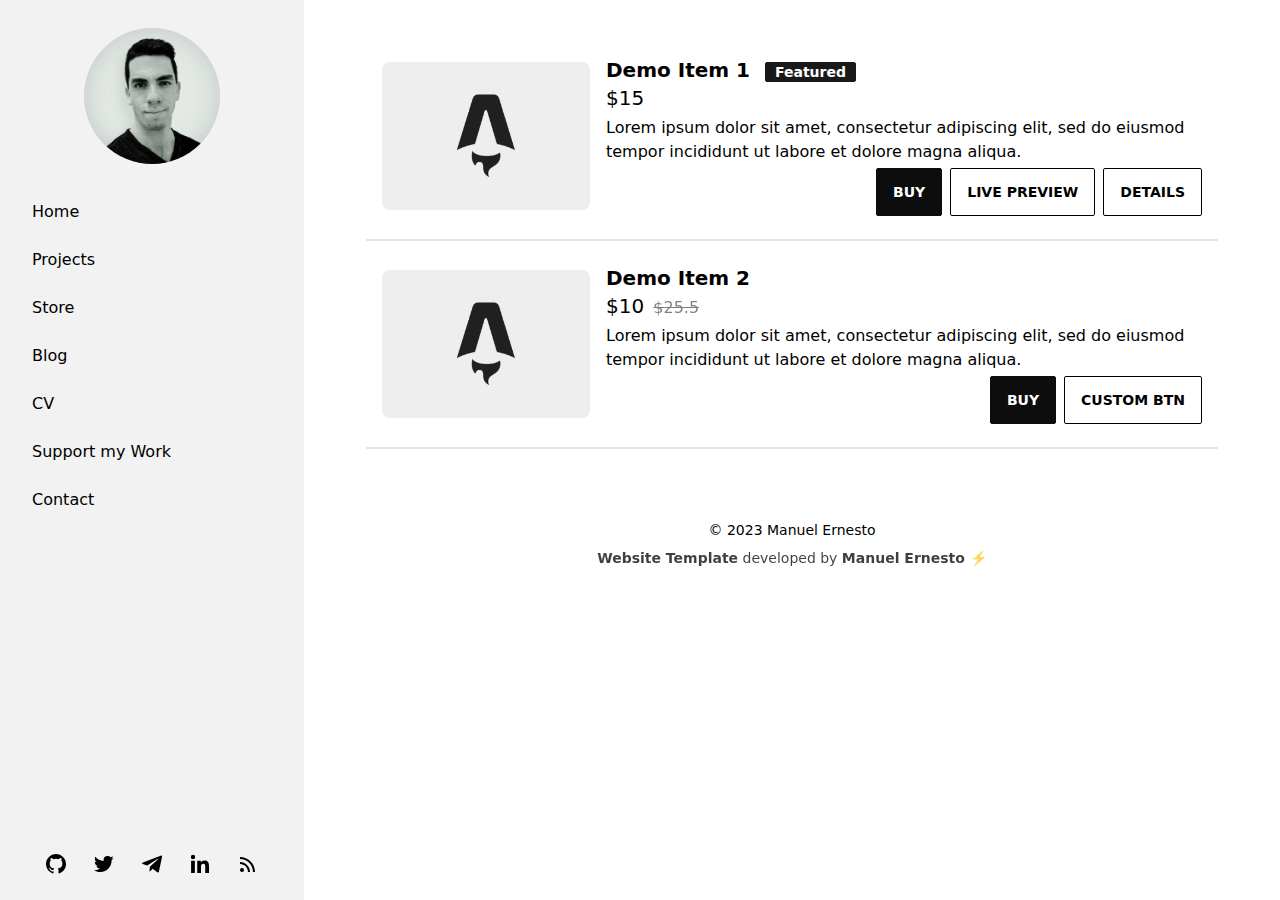
<file: store/1/index.html>
<!DOCTYPE html>
<html lang="en" data-theme="lofi">
  <head>
    <!-- Global Metadata --><meta charset="utf-8">
<meta name="viewport" content="width=device-width,initial-scale=1">
<link rel="icon" type="image/svg+xml" href="/favicon.svg">
<meta name="generator" content="Astro v1.2.3">

<!-- Primary Meta Tags -->
<title>Store</title>
<meta name="title" content="Store">
<meta name="description" content="Astro Modern Personal Website template with Project Section, CV Section, Paginated Blog, RSS Feed, SEO Friendly, Visual themes and Responsive Desing.">

<!-- Open Graph / Facebook -->
<meta property="og:type" content="website">
<meta property="og:url" content="https://astro-modern-personal-website.netlify.app/store/1/">
<meta property="og:title" content="Store">
<meta property="og:description" content="Astro Modern Personal Website template with Project Section, CV Section, Paginated Blog, RSS Feed, SEO Friendly, Visual themes and Responsive Desing.">
<meta property="og:image" content="https://astro-modern-personal-website.netlify.app/social_img.png">

<!-- Twitter -->
<meta property="twitter:card" content="summary_large_image">
<meta property="twitter:url" content="https://astro-modern-personal-website.netlify.app/store/1/">
<meta property="twitter:title" content="Store">
<meta property="twitter:description" content="Astro Modern Personal Website template with Project Section, CV Section, Paginated Blog, RSS Feed, SEO Friendly, Visual themes and Responsive Desing.">
<meta property="twitter:image" content="https://astro-modern-personal-website.netlify.app/social_img.png">

  <link rel="stylesheet" href="/assets/06088a12.b83c4261.css" />
<link rel="stylesheet" href="/assets/7455d729.2f2bac13.css" /></head>
  <body>
    <div class="bg-base-100 drawer drawer-mobile">
      <input id="my-drawer" type="checkbox" class="drawer-toggle">
      <div class="drawer-content flex flex-col bg-base-100">
        <div class="sticky lg:hidden top-0 z-30 flex h-16 w-full justify-center bg-opacity-90 backdrop-blur transition-all duration-100 bg-base-100 text-base-content shadow-sm">
  <div class="navbar">
    <div class="navbar-start">
      <label for="my-drawer" class="btn btn-square btn-ghost">
        <svg xmlns="http://www.w3.org/2000/svg" fill="none" viewBox="0 0 24 24" class="inline-block w-5 h-5 stroke-current"><path stroke-linecap="round" stroke-linejoin="round" stroke-width="2" d="M4 6h16M4 12h16M4 18h16"></path>
        </svg>
      </label>
    </div>
    <div class="navbar-center">
      <a class="btn btn-ghost normal-case text-xl" href="/">Manuel Ernesto ⚡️</a>
    </div>
    <div class="navbar-end"></div>
  </div>
</div>
        <div class="md:flex md:justify-center">
          <main class="p-6 pt-10 max-w-[900px]">
            <ul>
    <!--List the array of astronaut info-->
    <div class="rounded-lg bg-base-100 hover:shadow-xl transition ease-in-out hover:scale-[102%]">
  <div class="hero-content flex-col md:flex-row">
    <img src="/itemPreview.png" alt="Demo Item 1" class="max-w-full md:max-w-[13rem] rounded-lg">
    <div class="grow w-full p-5 md:p-0">
      <h1 class="text-xl font-bold">
        Demo Item 1
        <div class="badge badge-secondary mx-2">Featured</div>
      </h1>
      <div>
        <span class="text-xl mr-1"> $15</span>
        <span class="text-md opacity-50 line-through"></span>
      </div>
      <p class="py-1 text-1xl">Lorem ipsum dolor sit amet, consectetur adipiscing elit, sed do eiusmod tempor incididunt ut labore et dolore magna aliqua.</p>
      <div class="card-actions md:justify-end mt-3 md:mt-0 flex">
        <a class="btn btn-primary grow md:grow-0" href="https://checkouturl.com/" target="_blank">Buy</a>
        <a href="https://demourl.com/" target="_blank" class="btn btn-outline grow md:grow-0">
              Live Preview
            </a>
        <a href="/store/item1" class="btn btn-outline grow md:grow-0">
              Details
            </a>
      </div>
    </div>
  </div>
</div><div class="divider my-0"></div><div class="rounded-lg bg-base-100 hover:shadow-xl transition ease-in-out hover:scale-[102%]">
  <div class="hero-content flex-col md:flex-row">
    <img src="/itemPreview.png" alt="Demo Item 2" class="max-w-full md:max-w-[13rem] rounded-lg">
    <div class="grow w-full p-5 md:p-0">
      <h1 class="text-xl font-bold">
        Demo Item 2
        
      </h1>
      <div>
        <span class="text-xl mr-1"> $10</span>
        <span class="text-md opacity-50 line-through">$25.5</span>
      </div>
      <p class="py-1 text-1xl">Lorem ipsum dolor sit amet, consectetur adipiscing elit, sed do eiusmod tempor incididunt ut labore et dolore magna aliqua.</p>
      <div class="card-actions md:justify-end mt-3 md:mt-0 flex">
        <a class="btn btn-primary grow md:grow-0" href="https://checkouturl.com/" target="_blank">Buy</a>
        <a href="https://customurl.com/" target="_blank" class="btn btn-outline grow md:grow-0">
              Custom Btn
            </a>
        
      </div>
    </div>
  </div>
</div><div class="divider my-0"></div>
  </ul><div class="flex justify-between">
      <div></div>
      <div></div>
    </div>
          </main>
        </div>
        <footer class="footer footer-center block mb-5 pt-10 astro-6LFCPTRR">
  <div class="pb-2 astro-6LFCPTRR">
    &copy; 2023 Manuel Ernesto
  </div>
  <div class="inline opacity-75 astro-6LFCPTRR">
    <!-- Thanks for using this template. Please keep this line to support my work :) -->
    <a href="https://github.com/manuelernestog/astro-modern-personal-website" target="_blank" class="font-bold astro-6LFCPTRR">Website Template</a> developed by
    <a href="https://manuelernestog.github.io" target="_blank" class="font-bold astro-6LFCPTRR">Manuel Ernesto ⚡️</a>
  </div>
</footer>

      </div>
      <div class="drawer-side bg-base-200">
  <label for="my-drawer" class="drawer-overlay bg-base-200"></label>
  <div class="menu p-4 overflow-y-auto w-[19rem] bg-base-200 text-base-content">
    <div class="w-fit">
      <a href="/">
        <div class="avatar transition ease-in-out w-1/2 hover:scale-[102%] block m-auto mt-3 mb-6">
          <div>
            <img class="mask mask-circle" src="/profile.jpg" alt="profile image">
          </div>
        </div>
      </a>
    </div>
    <ul>
      <!-- Sidebar content here -->
      <li><a href="/">Home</a></li>
      <li><a href="/projects">Projects</a></li>
      <li><a href="/store/1">Store</a></li>
      <li><a href="/blog/1">Blog</a></li>
      <li><a href="/cv">CV</a></li>
      <li><a href="https://manuelernestog.github.io/paylink/" target="_blank">Support my Work</a></li>
      <li><a href="mailto:contact.manuelernestog@gmail.com">Contact</a></li>
    </ul>
    <div class="grow"></div>
    <div class="social-icons px-4 my-2 flex self-center">
      <a href="https://github.com/manuelernestog" target="_blank" class="mx-3" aria-label="Github">
        <svg xmlns="http://www.w3.org/2000/svg" width="24" height="24" viewBox="0 0 24 24" style="fill: currentColor;transform: ;msFilter:;"><path fill-rule="evenodd" clip-rule="evenodd" d="M12.026 2c-5.509 0-9.974 4.465-9.974 9.974 0 4.406 2.857 8.145 6.821 9.465.499.09.679-.217.679-.481 0-.237-.008-.865-.011-1.696-2.775.602-3.361-1.338-3.361-1.338-.452-1.152-1.107-1.459-1.107-1.459-.905-.619.069-.605.069-.605 1.002.07 1.527 1.028 1.527 1.028.89 1.524 2.336 1.084 2.902.829.091-.645.351-1.085.635-1.334-2.214-.251-4.542-1.107-4.542-4.93 0-1.087.389-1.979 1.024-2.675-.101-.253-.446-1.268.099-2.64 0 0 .837-.269 2.742 1.021a9.582 9.582 0 0 1 2.496-.336 9.554 9.554 0 0 1 2.496.336c1.906-1.291 2.742-1.021 2.742-1.021.545 1.372.203 2.387.099 2.64.64.696 1.024 1.587 1.024 2.675 0 3.833-2.33 4.675-4.552 4.922.355.308.675.916.675 1.846 0 1.334-.012 2.41-.012 2.737 0 .267.178.577.687.479C19.146 20.115 22 16.379 22 11.974 22 6.465 17.535 2 12.026 2z"></path>
        </svg>
      </a>
      <a href="https://twitter.com/manuelernestog" target="_blank" class="mx-3" aria-label="Twitter">
        <svg xmlns="http://www.w3.org/2000/svg" width="24" height="24" viewBox="0 0 24 24" style="fill: currentColor;transform: ;msFilter:;"><path d="M19.633 7.997c.013.175.013.349.013.523 0 5.325-4.053 11.461-11.46 11.461-2.282 0-4.402-.661-6.186-1.809.324.037.636.05.973.05a8.07 8.07 0 0 0 5.001-1.721 4.036 4.036 0 0 1-3.767-2.793c.249.037.499.062.761.062.361 0 .724-.05 1.061-.137a4.027 4.027 0 0 1-3.23-3.953v-.05c.537.299 1.16.486 1.82.511a4.022 4.022 0 0 1-1.796-3.354c0-.748.199-1.434.548-2.032a11.457 11.457 0 0 0 8.306 4.215c-.062-.3-.1-.611-.1-.923a4.026 4.026 0 0 1 4.028-4.028c1.16 0 2.207.486 2.943 1.272a7.957 7.957 0 0 0 2.556-.973 4.02 4.02 0 0 1-1.771 2.22 8.073 8.073 0 0 0 2.319-.624 8.645 8.645 0 0 1-2.019 2.083z"></path>
        </svg>
      </a>
      <a href="https://t.me/manuelernestog" target="_blank" class="mx-3" aria-label="Telegram">
        <svg xmlns="http://www.w3.org/2000/svg" width="24" height="24" viewBox="0 0 24 24" style="fill: currentColor;transform: ;msFilter:;"><path d="m20.665 3.717-17.73 6.837c-1.21.486-1.203 1.161-.222 1.462l4.552 1.42 10.532-6.645c.498-.303.953-.14.579.192l-8.533 7.701h-.002l.002.001-.314 4.692c.46 0 .663-.211.921-.46l2.211-2.15 4.599 3.397c.848.467 1.457.227 1.668-.785l3.019-14.228c.309-1.239-.473-1.8-1.282-1.434z"></path>
        </svg>
      </a>

      <a href="https://www.linkedin.com/in/manuelernestogr" target="_blank" class="mx-3" aria-label="Linkedin">
        <svg xmlns="http://www.w3.org/2000/svg" width="24" height="24" viewBox="0 0 24 24" style="fill: currentColor;transform: ;msFilter:;"><circle cx="4.983" cy="5.009" r="2.188"></circle><path d="M9.237 8.855v12.139h3.769v-6.003c0-1.584.298-3.118 2.262-3.118 1.937 0 1.961 1.811 1.961 3.218v5.904H21v-6.657c0-3.27-.704-5.783-4.526-5.783-1.835 0-3.065 1.007-3.568 1.96h-.051v-1.66H9.237zm-6.142 0H6.87v12.139H3.095z"></path>
        </svg>
      </a>

      <a href="/rss.xml" target="_blank" class="mx-3" aria-label="RSS Feed">
        <svg xmlns="http://www.w3.org/2000/svg" width="24" height="24" viewBox="0 0 24 24" style="fill: currentColor;transform: ;msFilter:;"><path d="M19 20.001C19 11.729 12.271 5 4 5v2c7.168 0 13 5.832 13 13.001h2z"></path><path d="M12 20.001h2C14 14.486 9.514 10 4 10v2c4.411 0 8 3.589 8 8.001z"></path><circle cx="6" cy="18" r="2"></circle>
        </svg>
      </a>
    </div>
  </div>
</div>
    </div>
  </body></html>
</file>
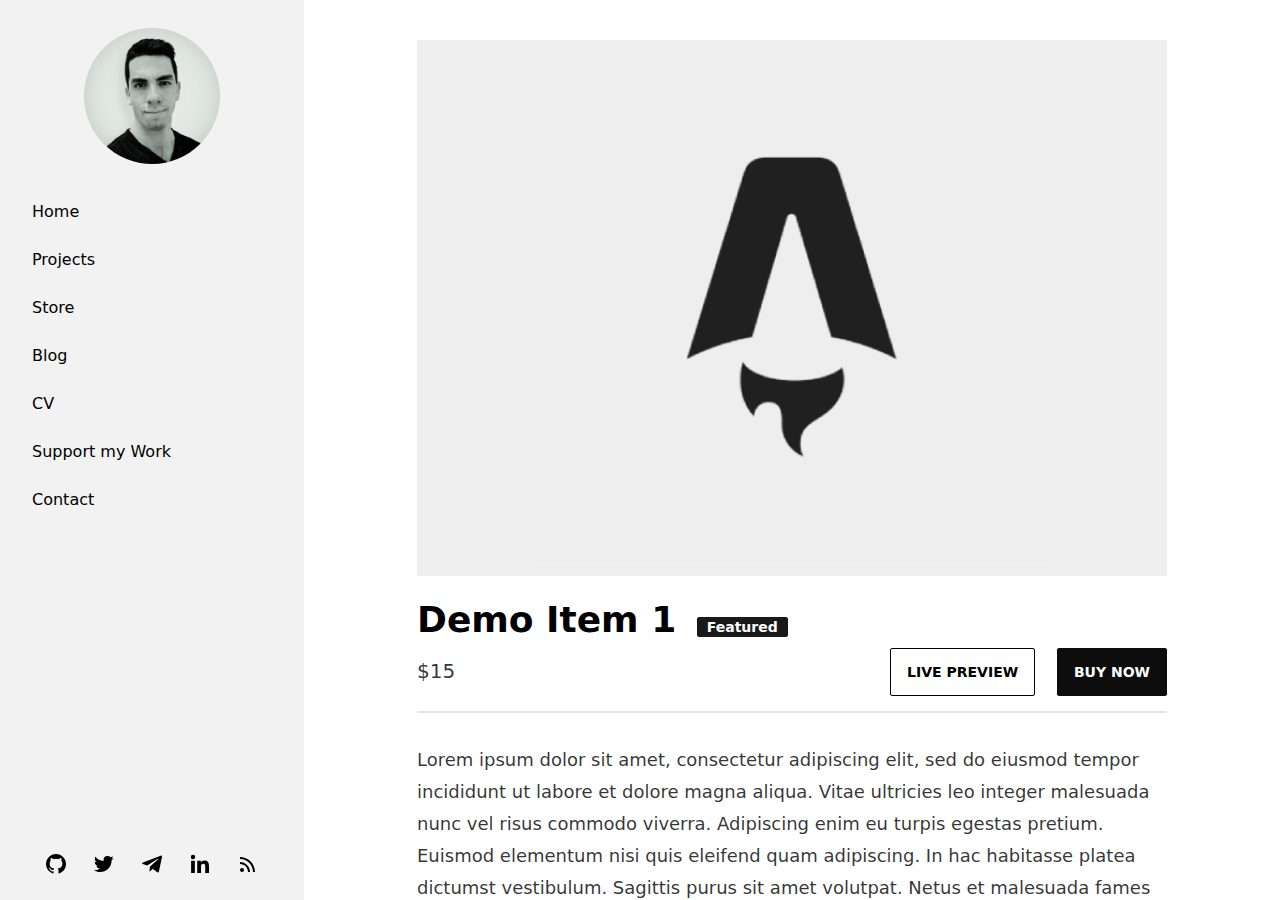
<file: store/item1/index.html>
<!DOCTYPE html><html lang="en" data-theme="lofi">
  <head>
    <!-- Global Metadata --><meta charset="utf-8">
<meta name="viewport" content="width=device-width,initial-scale=1">
<link rel="icon" type="image/svg+xml" href="/favicon.svg">
<meta name="generator" content="Astro v1.2.3">

<!-- Primary Meta Tags -->
<title>Demo Item 1</title>
<meta name="title" content="Demo Item 1">
<meta name="description" content="Lorem ipsum dolor sit amet, consectetur adipiscing elit, sed do eiusmod tempor incididunt ut labore et dolore magna aliqua.">

<!-- Open Graph / Facebook -->
<meta property="og:type" content="website">
<meta property="og:url" content="https://astro-modern-personal-website.netlify.app/store/item1/">
<meta property="og:title" content="Demo Item 1">
<meta property="og:description" content="Lorem ipsum dolor sit amet, consectetur adipiscing elit, sed do eiusmod tempor incididunt ut labore et dolore magna aliqua.">
<meta property="og:image" content="https://astro-modern-personal-website.netlify.app/itemPreview.png">

<!-- Twitter -->
<meta property="twitter:card" content="summary_large_image">
<meta property="twitter:url" content="https://astro-modern-personal-website.netlify.app/store/item1/">
<meta property="twitter:title" content="Demo Item 1">
<meta property="twitter:description" content="Lorem ipsum dolor sit amet, consectetur adipiscing elit, sed do eiusmod tempor incididunt ut labore et dolore magna aliqua.">
<meta property="twitter:image" content="https://astro-modern-personal-website.netlify.app/itemPreview.png">

  <link rel="stylesheet" href="/assets/06088a12.b83c4261.css" />
<link rel="stylesheet" href="/assets/7455d729.2f2bac13.css" /></head>
  <body>
    <div class="bg-base-100 drawer drawer-mobile">
      <input id="my-drawer" type="checkbox" class="drawer-toggle">
      <div class="drawer-content flex flex-col bg-base-100">
        <div class="sticky lg:hidden top-0 z-30 flex h-16 w-full justify-center bg-opacity-90 backdrop-blur transition-all duration-100 bg-base-100 text-base-content shadow-sm">
  <div class="navbar">
    <div class="navbar-start">
      <label for="my-drawer" class="btn btn-square btn-ghost">
        <svg xmlns="http://www.w3.org/2000/svg" fill="none" viewBox="0 0 24 24" class="inline-block w-5 h-5 stroke-current"><path stroke-linecap="round" stroke-linejoin="round" stroke-width="2" d="M4 6h16M4 12h16M4 18h16"></path>
        </svg>
      </label>
    </div>
    <div class="navbar-center">
      <a class="btn btn-ghost normal-case text-xl" href="/">Manuel Ernesto ⚡️</a>
    </div>
    <div class="navbar-end"></div>
  </div>
</div>
        <div class="md:flex md:justify-center">
          <main class="p-6 pt-10 max-w-[900px]">
            <main class="md:flex md:justify-center">
    <article class="prose prose-lg max-w-[750px] prose-img:mx-auto">
      <img src="/itemPreview.png" alt="Demo Item 1" class="w-full mb-6">
      <div class="">
        <h1 class="title my-2 text-4xl font-bold">
          Demo Item 1
          <div class="badge badge-secondary mx-2">Featured</div>
        </h1>
        <div class="flex place-content-between items-center">
          <div class="grow md:grow-0">
            <span class="text-xl mr-1"> $15</span>
            <span class="text-md opacity-50 line-through"></span>
          </div>
          <div>
            <a class="btn btn-outline grow md:grow-0 ml-4" href="https://demourl.com/" target="_blank">
                  Live Preview
                </a>
            <a class="btn btn-primary grow md:grow-0 ml-4" href="https://checkouturl.com/" target="_blank">Buy Now</a>
          </div>
        
        </div>
      </div>
      
      <div class="divider my-2"></div>
      <p>Lorem ipsum dolor sit amet, consectetur adipiscing elit, sed do eiusmod tempor incididunt ut labore et dolore magna aliqua. Vitae ultricies leo integer malesuada nunc vel risus commodo viverra. Adipiscing enim eu turpis egestas pretium. Euismod elementum nisi quis eleifend quam adipiscing. In hac habitasse platea dictumst vestibulum. Sagittis purus sit amet volutpat. Netus et malesuada fames ac turpis egestas. Eget magna fermentum iaculis eu non diam phasellus vestibulum lorem. Varius sit amet mattis vulputate enim. Habitasse platea dictumst quisque sagittis. Integer quis auctor elit sed vulputate mi. Dictumst quisque sagittis purus sit amet.</p>
<p>Morbi tristique senectus et netus. Id semper risus in hendrerit gravida rutrum quisque non tellus. Habitasse platea dictumst quisque sagittis purus sit amet. Tellus molestie nunc non blandit massa. Cursus vitae congue mauris rhoncus. Accumsan tortor posuere ac ut. Fringilla urna porttitor rhoncus dolor. Elit ullamcorper dignissim cras tincidunt lobortis. In cursus turpis massa tincidunt dui ut ornare lectus. Integer feugiat scelerisque varius morbi enim nunc. Bibendum neque egestas congue quisque egestas diam. Cras ornare arcu dui vivamus arcu felis bibendum. Dignissim suspendisse in est ante in nibh mauris. Sed tempus urna et pharetra pharetra massa massa ultricies mi.</p>
    </article>
  </main>
          </main>
        </div>
        <footer class="footer footer-center block mb-5 pt-10 astro-6LFCPTRR">
  <div class="pb-2 astro-6LFCPTRR">
    &copy; 2023 Manuel Ernesto
  </div>
  <div class="inline opacity-75 astro-6LFCPTRR">
    <!-- Thanks for using this template. Please keep this line to support my work :) -->
    <a href="https://github.com/manuelernestog/astro-modern-personal-website" target="_blank" class="font-bold astro-6LFCPTRR">Website Template</a> developed by
    <a href="https://manuelernestog.github.io" target="_blank" class="font-bold astro-6LFCPTRR">Manuel Ernesto ⚡️</a>
  </div>
</footer>

      </div>
      <div class="drawer-side bg-base-200">
  <label for="my-drawer" class="drawer-overlay bg-base-200"></label>
  <div class="menu p-4 overflow-y-auto w-[19rem] bg-base-200 text-base-content">
    <div class="w-fit">
      <a href="/">
        <div class="avatar transition ease-in-out w-1/2 hover:scale-[102%] block m-auto mt-3 mb-6">
          <div>
            <img class="mask mask-circle" src="/profile.jpg" alt="profile image">
          </div>
        </div>
      </a>
    </div>
    <ul>
      <!-- Sidebar content here -->
      <li><a href="/">Home</a></li>
      <li><a href="/projects">Projects</a></li>
      <li><a href="/store/1">Store</a></li>
      <li><a href="/blog/1">Blog</a></li>
      <li><a href="/cv">CV</a></li>
      <li><a href="https://manuelernestog.github.io/paylink/" target="_blank">Support my Work</a></li>
      <li><a href="mailto:contact.manuelernestog@gmail.com">Contact</a></li>
    </ul>
    <div class="grow"></div>
    <div class="social-icons px-4 my-2 flex self-center">
      <a href="https://github.com/manuelernestog" target="_blank" class="mx-3" aria-label="Github">
        <svg xmlns="http://www.w3.org/2000/svg" width="24" height="24" viewBox="0 0 24 24" style="fill: currentColor;transform: ;msFilter:;"><path fill-rule="evenodd" clip-rule="evenodd" d="M12.026 2c-5.509 0-9.974 4.465-9.974 9.974 0 4.406 2.857 8.145 6.821 9.465.499.09.679-.217.679-.481 0-.237-.008-.865-.011-1.696-2.775.602-3.361-1.338-3.361-1.338-.452-1.152-1.107-1.459-1.107-1.459-.905-.619.069-.605.069-.605 1.002.07 1.527 1.028 1.527 1.028.89 1.524 2.336 1.084 2.902.829.091-.645.351-1.085.635-1.334-2.214-.251-4.542-1.107-4.542-4.93 0-1.087.389-1.979 1.024-2.675-.101-.253-.446-1.268.099-2.64 0 0 .837-.269 2.742 1.021a9.582 9.582 0 0 1 2.496-.336 9.554 9.554 0 0 1 2.496.336c1.906-1.291 2.742-1.021 2.742-1.021.545 1.372.203 2.387.099 2.64.64.696 1.024 1.587 1.024 2.675 0 3.833-2.33 4.675-4.552 4.922.355.308.675.916.675 1.846 0 1.334-.012 2.41-.012 2.737 0 .267.178.577.687.479C19.146 20.115 22 16.379 22 11.974 22 6.465 17.535 2 12.026 2z"></path>
        </svg>
      </a>
      <a href="https://twitter.com/manuelernestog" target="_blank" class="mx-3" aria-label="Twitter">
        <svg xmlns="http://www.w3.org/2000/svg" width="24" height="24" viewBox="0 0 24 24" style="fill: currentColor;transform: ;msFilter:;"><path d="M19.633 7.997c.013.175.013.349.013.523 0 5.325-4.053 11.461-11.46 11.461-2.282 0-4.402-.661-6.186-1.809.324.037.636.05.973.05a8.07 8.07 0 0 0 5.001-1.721 4.036 4.036 0 0 1-3.767-2.793c.249.037.499.062.761.062.361 0 .724-.05 1.061-.137a4.027 4.027 0 0 1-3.23-3.953v-.05c.537.299 1.16.486 1.82.511a4.022 4.022 0 0 1-1.796-3.354c0-.748.199-1.434.548-2.032a11.457 11.457 0 0 0 8.306 4.215c-.062-.3-.1-.611-.1-.923a4.026 4.026 0 0 1 4.028-4.028c1.16 0 2.207.486 2.943 1.272a7.957 7.957 0 0 0 2.556-.973 4.02 4.02 0 0 1-1.771 2.22 8.073 8.073 0 0 0 2.319-.624 8.645 8.645 0 0 1-2.019 2.083z"></path>
        </svg>
      </a>
      <a href="https://t.me/manuelernestog" target="_blank" class="mx-3" aria-label="Telegram">
        <svg xmlns="http://www.w3.org/2000/svg" width="24" height="24" viewBox="0 0 24 24" style="fill: currentColor;transform: ;msFilter:;"><path d="m20.665 3.717-17.73 6.837c-1.21.486-1.203 1.161-.222 1.462l4.552 1.42 10.532-6.645c.498-.303.953-.14.579.192l-8.533 7.701h-.002l.002.001-.314 4.692c.46 0 .663-.211.921-.46l2.211-2.15 4.599 3.397c.848.467 1.457.227 1.668-.785l3.019-14.228c.309-1.239-.473-1.8-1.282-1.434z"></path>
        </svg>
      </a>

      <a href="https://www.linkedin.com/in/manuelernestogr" target="_blank" class="mx-3" aria-label="Linkedin">
        <svg xmlns="http://www.w3.org/2000/svg" width="24" height="24" viewBox="0 0 24 24" style="fill: currentColor;transform: ;msFilter:;"><circle cx="4.983" cy="5.009" r="2.188"></circle><path d="M9.237 8.855v12.139h3.769v-6.003c0-1.584.298-3.118 2.262-3.118 1.937 0 1.961 1.811 1.961 3.218v5.904H21v-6.657c0-3.27-.704-5.783-4.526-5.783-1.835 0-3.065 1.007-3.568 1.96h-.051v-1.66H9.237zm-6.142 0H6.87v12.139H3.095z"></path>
        </svg>
      </a>

      <a href="/rss.xml" target="_blank" class="mx-3" aria-label="RSS Feed">
        <svg xmlns="http://www.w3.org/2000/svg" width="24" height="24" viewBox="0 0 24 24" style="fill: currentColor;transform: ;msFilter:;"><path d="M19 20.001C19 11.729 12.271 5 4 5v2c7.168 0 13 5.832 13 13.001h2z"></path><path d="M12 20.001h2C14 14.486 9.514 10 4 10v2c4.411 0 8 3.589 8 8.001z"></path><circle cx="6" cy="18" r="2"></circle>
        </svg>
      </a>
    </div>
  </div>
</div>
    </div>
  </body></html>
</file>
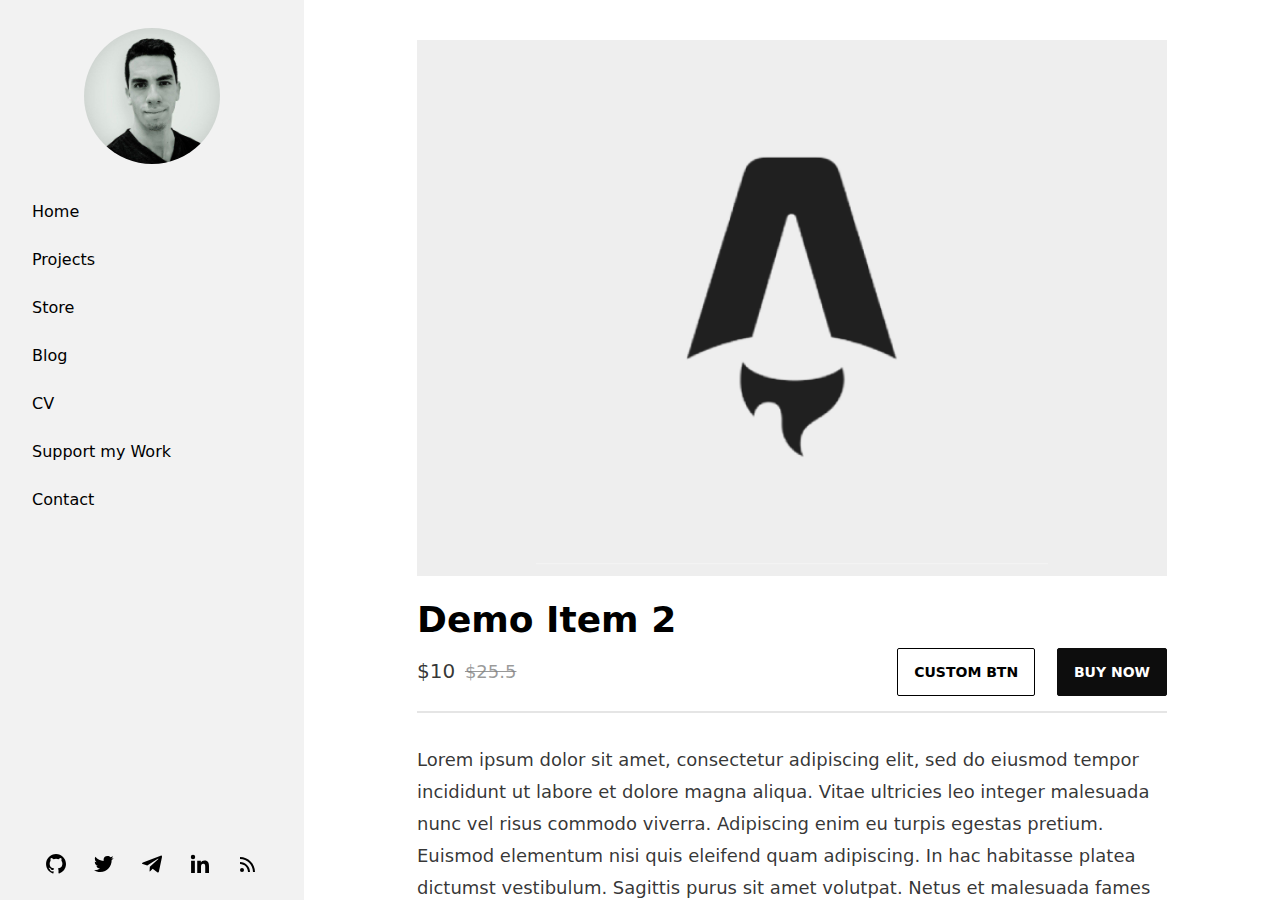
<file: store/item2/index.html>
<!DOCTYPE html><html lang="en" data-theme="lofi">
  <head>
    <!-- Global Metadata --><meta charset="utf-8">
<meta name="viewport" content="width=device-width,initial-scale=1">
<link rel="icon" type="image/svg+xml" href="/favicon.svg">
<meta name="generator" content="Astro v1.2.3">

<!-- Primary Meta Tags -->
<title>Demo Item 2</title>
<meta name="title" content="Demo Item 2">
<meta name="description" content="Lorem ipsum dolor sit amet, consectetur adipiscing elit, sed do eiusmod tempor incididunt ut labore et dolore magna aliqua.">

<!-- Open Graph / Facebook -->
<meta property="og:type" content="website">
<meta property="og:url" content="https://astro-modern-personal-website.netlify.app/store/item2/">
<meta property="og:title" content="Demo Item 2">
<meta property="og:description" content="Lorem ipsum dolor sit amet, consectetur adipiscing elit, sed do eiusmod tempor incididunt ut labore et dolore magna aliqua.">
<meta property="og:image" content="https://astro-modern-personal-website.netlify.app/itemPreview.png">

<!-- Twitter -->
<meta property="twitter:card" content="summary_large_image">
<meta property="twitter:url" content="https://astro-modern-personal-website.netlify.app/store/item2/">
<meta property="twitter:title" content="Demo Item 2">
<meta property="twitter:description" content="Lorem ipsum dolor sit amet, consectetur adipiscing elit, sed do eiusmod tempor incididunt ut labore et dolore magna aliqua.">
<meta property="twitter:image" content="https://astro-modern-personal-website.netlify.app/itemPreview.png">

  <link rel="stylesheet" href="/assets/06088a12.b83c4261.css" />
<link rel="stylesheet" href="/assets/7455d729.2f2bac13.css" /></head>
  <body>
    <div class="bg-base-100 drawer drawer-mobile">
      <input id="my-drawer" type="checkbox" class="drawer-toggle">
      <div class="drawer-content flex flex-col bg-base-100">
        <div class="sticky lg:hidden top-0 z-30 flex h-16 w-full justify-center bg-opacity-90 backdrop-blur transition-all duration-100 bg-base-100 text-base-content shadow-sm">
  <div class="navbar">
    <div class="navbar-start">
      <label for="my-drawer" class="btn btn-square btn-ghost">
        <svg xmlns="http://www.w3.org/2000/svg" fill="none" viewBox="0 0 24 24" class="inline-block w-5 h-5 stroke-current"><path stroke-linecap="round" stroke-linejoin="round" stroke-width="2" d="M4 6h16M4 12h16M4 18h16"></path>
        </svg>
      </label>
    </div>
    <div class="navbar-center">
      <a class="btn btn-ghost normal-case text-xl" href="/">Manuel Ernesto ⚡️</a>
    </div>
    <div class="navbar-end"></div>
  </div>
</div>
        <div class="md:flex md:justify-center">
          <main class="p-6 pt-10 max-w-[900px]">
            <main class="md:flex md:justify-center">
    <article class="prose prose-lg max-w-[750px] prose-img:mx-auto">
      <img src="/itemPreview.png" alt="Demo Item 2" class="w-full mb-6">
      <div class="">
        <h1 class="title my-2 text-4xl font-bold">
          Demo Item 2
          
        </h1>
        <div class="flex place-content-between items-center">
          <div class="grow md:grow-0">
            <span class="text-xl mr-1"> $10</span>
            <span class="text-md opacity-50 line-through">$25.5</span>
          </div>
          <div>
            <a class="btn btn-outline grow md:grow-0 ml-4" href="https://customurl.com/" target="_blank">
                  Custom Btn
                </a>
            <a class="btn btn-primary grow md:grow-0 ml-4" href="https://checkouturl.com/" target="_blank">Buy Now</a>
          </div>
        
        </div>
      </div>
      
      <div class="divider my-2"></div>
      <p>Lorem ipsum dolor sit amet, consectetur adipiscing elit, sed do eiusmod tempor incididunt ut labore et dolore magna aliqua. Vitae ultricies leo integer malesuada nunc vel risus commodo viverra. Adipiscing enim eu turpis egestas pretium. Euismod elementum nisi quis eleifend quam adipiscing. In hac habitasse platea dictumst vestibulum. Sagittis purus sit amet volutpat. Netus et malesuada fames ac turpis egestas. Eget magna fermentum iaculis eu non diam phasellus vestibulum lorem. Varius sit amet mattis vulputate enim. Habitasse platea dictumst quisque sagittis. Integer quis auctor elit sed vulputate mi. Dictumst quisque sagittis purus sit amet.</p>
<p>Morbi tristique senectus et netus. Id semper risus in hendrerit gravida rutrum quisque non tellus. Habitasse platea dictumst quisque sagittis purus sit amet. Tellus molestie nunc non blandit massa. Cursus vitae congue mauris rhoncus. Accumsan tortor posuere ac ut. Fringilla urna porttitor rhoncus dolor. Elit ullamcorper dignissim cras tincidunt lobortis. In cursus turpis massa tincidunt dui ut ornare lectus. Integer feugiat scelerisque varius morbi enim nunc. Bibendum neque egestas congue quisque egestas diam. Cras ornare arcu dui vivamus arcu felis bibendum. Dignissim suspendisse in est ante in nibh mauris. Sed tempus urna et pharetra pharetra massa massa ultricies mi.</p>
    </article>
  </main>
          </main>
        </div>
        <footer class="footer footer-center block mb-5 pt-10 astro-6LFCPTRR">
  <div class="pb-2 astro-6LFCPTRR">
    &copy; 2023 Manuel Ernesto
  </div>
  <div class="inline opacity-75 astro-6LFCPTRR">
    <!-- Thanks for using this template. Please keep this line to support my work :) -->
    <a href="https://github.com/manuelernestog/astro-modern-personal-website" target="_blank" class="font-bold astro-6LFCPTRR">Website Template</a> developed by
    <a href="https://manuelernestog.github.io" target="_blank" class="font-bold astro-6LFCPTRR">Manuel Ernesto ⚡️</a>
  </div>
</footer>

      </div>
      <div class="drawer-side bg-base-200">
  <label for="my-drawer" class="drawer-overlay bg-base-200"></label>
  <div class="menu p-4 overflow-y-auto w-[19rem] bg-base-200 text-base-content">
    <div class="w-fit">
      <a href="/">
        <div class="avatar transition ease-in-out w-1/2 hover:scale-[102%] block m-auto mt-3 mb-6">
          <div>
            <img class="mask mask-circle" src="/profile.jpg" alt="profile image">
          </div>
        </div>
      </a>
    </div>
    <ul>
      <!-- Sidebar content here -->
      <li><a href="/">Home</a></li>
      <li><a href="/projects">Projects</a></li>
      <li><a href="/store/1">Store</a></li>
      <li><a href="/blog/1">Blog</a></li>
      <li><a href="/cv">CV</a></li>
      <li><a href="https://manuelernestog.github.io/paylink/" target="_blank">Support my Work</a></li>
      <li><a href="mailto:contact.manuelernestog@gmail.com">Contact</a></li>
    </ul>
    <div class="grow"></div>
    <div class="social-icons px-4 my-2 flex self-center">
      <a href="https://github.com/manuelernestog" target="_blank" class="mx-3" aria-label="Github">
        <svg xmlns="http://www.w3.org/2000/svg" width="24" height="24" viewBox="0 0 24 24" style="fill: currentColor;transform: ;msFilter:;"><path fill-rule="evenodd" clip-rule="evenodd" d="M12.026 2c-5.509 0-9.974 4.465-9.974 9.974 0 4.406 2.857 8.145 6.821 9.465.499.09.679-.217.679-.481 0-.237-.008-.865-.011-1.696-2.775.602-3.361-1.338-3.361-1.338-.452-1.152-1.107-1.459-1.107-1.459-.905-.619.069-.605.069-.605 1.002.07 1.527 1.028 1.527 1.028.89 1.524 2.336 1.084 2.902.829.091-.645.351-1.085.635-1.334-2.214-.251-4.542-1.107-4.542-4.93 0-1.087.389-1.979 1.024-2.675-.101-.253-.446-1.268.099-2.64 0 0 .837-.269 2.742 1.021a9.582 9.582 0 0 1 2.496-.336 9.554 9.554 0 0 1 2.496.336c1.906-1.291 2.742-1.021 2.742-1.021.545 1.372.203 2.387.099 2.64.64.696 1.024 1.587 1.024 2.675 0 3.833-2.33 4.675-4.552 4.922.355.308.675.916.675 1.846 0 1.334-.012 2.41-.012 2.737 0 .267.178.577.687.479C19.146 20.115 22 16.379 22 11.974 22 6.465 17.535 2 12.026 2z"></path>
        </svg>
      </a>
      <a href="https://twitter.com/manuelernestog" target="_blank" class="mx-3" aria-label="Twitter">
        <svg xmlns="http://www.w3.org/2000/svg" width="24" height="24" viewBox="0 0 24 24" style="fill: currentColor;transform: ;msFilter:;"><path d="M19.633 7.997c.013.175.013.349.013.523 0 5.325-4.053 11.461-11.46 11.461-2.282 0-4.402-.661-6.186-1.809.324.037.636.05.973.05a8.07 8.07 0 0 0 5.001-1.721 4.036 4.036 0 0 1-3.767-2.793c.249.037.499.062.761.062.361 0 .724-.05 1.061-.137a4.027 4.027 0 0 1-3.23-3.953v-.05c.537.299 1.16.486 1.82.511a4.022 4.022 0 0 1-1.796-3.354c0-.748.199-1.434.548-2.032a11.457 11.457 0 0 0 8.306 4.215c-.062-.3-.1-.611-.1-.923a4.026 4.026 0 0 1 4.028-4.028c1.16 0 2.207.486 2.943 1.272a7.957 7.957 0 0 0 2.556-.973 4.02 4.02 0 0 1-1.771 2.22 8.073 8.073 0 0 0 2.319-.624 8.645 8.645 0 0 1-2.019 2.083z"></path>
        </svg>
      </a>
      <a href="https://t.me/manuelernestog" target="_blank" class="mx-3" aria-label="Telegram">
        <svg xmlns="http://www.w3.org/2000/svg" width="24" height="24" viewBox="0 0 24 24" style="fill: currentColor;transform: ;msFilter:;"><path d="m20.665 3.717-17.73 6.837c-1.21.486-1.203 1.161-.222 1.462l4.552 1.42 10.532-6.645c.498-.303.953-.14.579.192l-8.533 7.701h-.002l.002.001-.314 4.692c.46 0 .663-.211.921-.46l2.211-2.15 4.599 3.397c.848.467 1.457.227 1.668-.785l3.019-14.228c.309-1.239-.473-1.8-1.282-1.434z"></path>
        </svg>
      </a>

      <a href="https://www.linkedin.com/in/manuelernestogr" target="_blank" class="mx-3" aria-label="Linkedin">
        <svg xmlns="http://www.w3.org/2000/svg" width="24" height="24" viewBox="0 0 24 24" style="fill: currentColor;transform: ;msFilter:;"><circle cx="4.983" cy="5.009" r="2.188"></circle><path d="M9.237 8.855v12.139h3.769v-6.003c0-1.584.298-3.118 2.262-3.118 1.937 0 1.961 1.811 1.961 3.218v5.904H21v-6.657c0-3.27-.704-5.783-4.526-5.783-1.835 0-3.065 1.007-3.568 1.96h-.051v-1.66H9.237zm-6.142 0H6.87v12.139H3.095z"></path>
        </svg>
      </a>

      <a href="/rss.xml" target="_blank" class="mx-3" aria-label="RSS Feed">
        <svg xmlns="http://www.w3.org/2000/svg" width="24" height="24" viewBox="0 0 24 24" style="fill: currentColor;transform: ;msFilter:;"><path d="M19 20.001C19 11.729 12.271 5 4 5v2c7.168 0 13 5.832 13 13.001h2z"></path><path d="M12 20.001h2C14 14.486 9.514 10 4 10v2c4.411 0 8 3.589 8 8.001z"></path><circle cx="6" cy="18" r="2"></circle>
        </svg>
      </a>
    </div>
  </div>
</div>
    </div>
  </body></html>
</file>
<file: assets/7455d729.2f2bac13.css>
.time-line-container>div:last-child .education__time>.education__line{display:none}
</file>
<file: assets/06088a12.b83c4261.css>
*,:before,:after{box-sizing:border-box;border-width:0;border-style:solid;border-color:#e5e7eb}:before,:after{--tw-content: ""}html{line-height:1.5;-webkit-text-size-adjust:100%;-moz-tab-size:4;-o-tab-size:4;tab-size:4;font-family:ui-sans-serif,system-ui,-apple-system,BlinkMacSystemFont,Segoe UI,Roboto,Helvetica Neue,Arial,Noto Sans,sans-serif,"Apple Color Emoji","Segoe UI Emoji",Segoe UI Symbol,"Noto Color Emoji"}body{margin:0;line-height:inherit}hr{height:0;color:inherit;border-top-width:1px}abbr:where([title]){-webkit-text-decoration:underline dotted;text-decoration:underline dotted}h1,h2,h3,h4,h5,h6{font-size:inherit;font-weight:inherit}a{color:inherit;text-decoration:inherit}b,strong{font-weight:bolder}code,kbd,samp,pre{font-family:ui-monospace,SFMono-Regular,Menlo,Monaco,Consolas,Liberation Mono,Courier New,monospace;font-size:1em}small{font-size:80%}sub,sup{font-size:75%;line-height:0;position:relative;vertical-align:baseline}sub{bottom:-.25em}sup{top:-.5em}table{text-indent:0;border-color:inherit;border-collapse:collapse}button,input,optgroup,select,textarea{font-family:inherit;font-size:100%;font-weight:inherit;line-height:inherit;color:inherit;margin:0;padding:0}button,select{text-transform:none}button,[type=button],[type=reset],[type=submit]{-webkit-appearance:button;background-color:transparent;background-image:none}:-moz-focusring{outline:auto}:-moz-ui-invalid{box-shadow:none}progress{vertical-align:baseline}::-webkit-inner-spin-button,::-webkit-outer-spin-button{height:auto}[type=search]{-webkit-appearance:textfield;outline-offset:-2px}::-webkit-search-decoration{-webkit-appearance:none}::-webkit-file-upload-button{-webkit-appearance:button;font:inherit}summary{display:list-item}blockquote,dl,dd,h1,h2,h3,h4,h5,h6,hr,figure,p,pre{margin:0}fieldset{margin:0;padding:0}legend{padding:0}ol,ul,menu{list-style:none;margin:0;padding:0}textarea{resize:vertical}input::-moz-placeholder,textarea::-moz-placeholder{opacity:1;color:#9ca3af}input::placeholder,textarea::placeholder{opacity:1;color:#9ca3af}button,[role=button]{cursor:pointer}:disabled{cursor:default}img,svg,video,canvas,audio,iframe,embed,object{display:block;vertical-align:middle}img,video{max-width:100%;height:auto}:root,[data-theme]{background-color:hsla(var(--b1) / var(--tw-bg-opacity, 1));color:hsla(var(--bc) / var(--tw-text-opacity, 1))}html{-webkit-tap-highlight-color:transparent}:root{--p: 259 94% 51%;--pf: 259 94% 41%;--sf: 314 100% 38%;--af: 174 60% 41%;--nf: 219 14% 22%;--in: 198 93% 60%;--su: 158 64% 52%;--wa: 43 96% 56%;--er: 0 91% 71%;--inc: 198 100% 12%;--suc: 158 100% 10%;--wac: 43 100% 11%;--erc: 0 100% 14%;--rounded-box: 1rem;--rounded-btn: .5rem;--rounded-badge: 1.9rem;--animation-btn: .25s;--animation-input: .2s;--btn-text-case: uppercase;--btn-focus-scale: .95;--border-btn: 1px;--tab-border: 1px;--tab-radius: .5rem;--pc: 0 0% 100%;--s: 314 100% 47%;--sc: 0 0% 100%;--a: 174 60% 51%;--ac: 175 44% 15%;--n: 219 14% 28%;--nc: 0 0% 100%;--b1: 0 0% 100%;--b2: 0 0% 95%;--b3: 180 2% 90%;--bc: 215 28% 17%}@media (prefers-color-scheme: dark){:root{--p: 262 80% 50%;--pf: 262 80% 40%;--sf: 316 70% 40%;--af: 175 70% 33%;--in: 198 93% 60%;--su: 158 64% 52%;--wa: 43 96% 56%;--er: 0 91% 71%;--inc: 198 100% 12%;--suc: 158 100% 10%;--wac: 43 100% 11%;--erc: 0 100% 14%;--rounded-box: 1rem;--rounded-btn: .5rem;--rounded-badge: 1.9rem;--animation-btn: .25s;--animation-input: .2s;--btn-text-case: uppercase;--btn-focus-scale: .95;--border-btn: 1px;--tab-border: 1px;--tab-radius: .5rem;--pc: 0 0% 100%;--s: 316 70% 50%;--sc: 0 0% 100%;--a: 175 70% 41%;--ac: 0 0% 100%;--n: 218 18% 12%;--nf: 223 17% 8%;--nc: 220 13% 69%;--b1: 220 18% 20%;--b2: 220 17% 17%;--b3: 219 18% 15%;--bc: 220 13% 69%}}[data-theme=light]{--p: 259 94% 51%;--pf: 259 94% 41%;--sf: 314 100% 38%;--af: 174 60% 41%;--nf: 219 14% 22%;--in: 198 93% 60%;--su: 158 64% 52%;--wa: 43 96% 56%;--er: 0 91% 71%;--inc: 198 100% 12%;--suc: 158 100% 10%;--wac: 43 100% 11%;--erc: 0 100% 14%;--rounded-box: 1rem;--rounded-btn: .5rem;--rounded-badge: 1.9rem;--animation-btn: .25s;--animation-input: .2s;--btn-text-case: uppercase;--btn-focus-scale: .95;--border-btn: 1px;--tab-border: 1px;--tab-radius: .5rem;--pc: 0 0% 100%;--s: 314 100% 47%;--sc: 0 0% 100%;--a: 174 60% 51%;--ac: 175 44% 15%;--n: 219 14% 28%;--nc: 0 0% 100%;--b1: 0 0% 100%;--b2: 0 0% 95%;--b3: 180 2% 90%;--bc: 215 28% 17%}[data-theme=dark]{--p: 262 80% 50%;--pf: 262 80% 40%;--sf: 316 70% 40%;--af: 175 70% 33%;--in: 198 93% 60%;--su: 158 64% 52%;--wa: 43 96% 56%;--er: 0 91% 71%;--inc: 198 100% 12%;--suc: 158 100% 10%;--wac: 43 100% 11%;--erc: 0 100% 14%;--rounded-box: 1rem;--rounded-btn: .5rem;--rounded-badge: 1.9rem;--animation-btn: .25s;--animation-input: .2s;--btn-text-case: uppercase;--btn-focus-scale: .95;--border-btn: 1px;--tab-border: 1px;--tab-radius: .5rem;--pc: 0 0% 100%;--s: 316 70% 50%;--sc: 0 0% 100%;--a: 175 70% 41%;--ac: 0 0% 100%;--n: 218 18% 12%;--nf: 223 17% 8%;--nc: 220 13% 69%;--b1: 220 18% 20%;--b2: 220 17% 17%;--b3: 219 18% 15%;--bc: 220 13% 69%}[data-theme=cupcake]{--p: 183 47% 59%;--pf: 183 47% 47%;--sf: 338 71% 62%;--af: 39 84% 46%;--nf: 280 46% 11%;--in: 198 93% 60%;--su: 158 64% 52%;--wa: 43 96% 56%;--er: 0 91% 71%;--pc: 183 100% 12%;--sc: 338 100% 16%;--ac: 39 100% 12%;--nc: 280 83% 83%;--inc: 198 100% 12%;--suc: 158 100% 10%;--wac: 43 100% 11%;--erc: 0 100% 14%;--rounded-box: 1rem;--rounded-badge: 1.9rem;--animation-btn: .25s;--animation-input: .2s;--btn-text-case: uppercase;--btn-focus-scale: .95;--border-btn: 1px;--s: 338 71% 78%;--a: 39 84% 58%;--n: 280 46% 14%;--b1: 24 33% 97%;--b2: 27 22% 92%;--b3: 22 14% 89%;--bc: 280 46% 14%;--rounded-btn: 1.9rem;--tab-border: 2px;--tab-radius: .5rem}[data-theme=bumblebee]{--p: 41 74% 53%;--pf: 41 74% 42%;--sf: 50 94% 46%;--af: 240 33% 11%;--nf: 240 33% 11%;--b2: 0 0% 90%;--b3: 0 0% 81%;--in: 198 93% 60%;--su: 158 64% 52%;--wa: 43 96% 56%;--er: 0 91% 71%;--bc: 0 0% 20%;--ac: 240 60% 83%;--nc: 240 60% 83%;--inc: 198 100% 12%;--suc: 158 100% 10%;--wac: 43 100% 11%;--erc: 0 100% 14%;--rounded-box: 1rem;--rounded-btn: .5rem;--rounded-badge: 1.9rem;--animation-btn: .25s;--animation-input: .2s;--btn-text-case: uppercase;--btn-focus-scale: .95;--border-btn: 1px;--tab-border: 1px;--tab-radius: .5rem;--pc: 240 33% 14%;--s: 50 94% 58%;--sc: 240 33% 14%;--a: 240 33% 14%;--n: 240 33% 14%;--b1: 0 0% 100%}[data-theme=emerald]{--p: 141 50% 60%;--pf: 141 50% 48%;--sf: 219 96% 48%;--af: 10 81% 45%;--nf: 219 20% 20%;--b2: 0 0% 90%;--b3: 0 0% 81%;--in: 198 93% 60%;--su: 158 64% 52%;--wa: 43 96% 56%;--er: 0 91% 71%;--inc: 198 100% 12%;--suc: 158 100% 10%;--wac: 43 100% 11%;--erc: 0 100% 14%;--rounded-box: 1rem;--rounded-btn: .5rem;--rounded-badge: 1.9rem;--btn-text-case: uppercase;--border-btn: 1px;--tab-border: 1px;--tab-radius: .5rem;--pc: 151 28% 19%;--s: 219 96% 60%;--sc: 210 20% 98%;--a: 10 81% 56%;--ac: 210 20% 98%;--n: 219 20% 25%;--nc: 210 20% 98%;--b1: 0 0% 100%;--bc: 219 20% 25%;--animation-btn: 0;--animation-input: 0;--btn-focus-scale: 1}[data-theme=corporate]{--p: 229 96% 64%;--pf: 229 96% 51%;--sf: 215 26% 47%;--af: 154 49% 48%;--nf: 233 27% 10%;--b2: 0 0% 90%;--b3: 0 0% 81%;--in: 198 93% 60%;--su: 158 64% 52%;--wa: 43 96% 56%;--er: 0 91% 71%;--pc: 229 100% 93%;--sc: 215 100% 12%;--ac: 154 100% 12%;--inc: 198 100% 12%;--suc: 158 100% 10%;--wac: 43 100% 11%;--erc: 0 100% 14%;--btn-text-case: uppercase;--border-btn: 1px;--tab-border: 1px;--tab-radius: .5rem;--s: 215 26% 59%;--a: 154 49% 60%;--n: 233 27% 13%;--nc: 210 38% 95%;--b1: 0 0% 100%;--bc: 233 27% 13%;--rounded-box: .25rem;--rounded-btn: .125rem;--rounded-badge: .125rem;--animation-btn: 0;--animation-input: 0;--btn-focus-scale: 1}[data-theme=synthwave]{--p: 321 70% 69%;--pf: 321 70% 55%;--sf: 197 87% 52%;--af: 48 89% 46%;--nf: 253 61% 15%;--b2: 254 59% 23%;--b3: 254 59% 21%;--pc: 321 100% 14%;--sc: 197 100% 13%;--ac: 48 100% 11%;--rounded-box: 1rem;--rounded-btn: .5rem;--rounded-badge: 1.9rem;--animation-btn: .25s;--animation-input: .2s;--btn-text-case: uppercase;--btn-focus-scale: .95;--border-btn: 1px;--tab-border: 1px;--tab-radius: .5rem;--s: 197 87% 65%;--a: 48 89% 57%;--n: 253 61% 19%;--nc: 260 60% 98%;--b1: 254 59% 26%;--bc: 260 60% 98%;--in: 199 87% 64%;--inc: 257 63% 17%;--su: 168 74% 68%;--suc: 257 63% 17%;--wa: 48 89% 57%;--wac: 257 63% 17%;--er: 352 74% 57%;--erc: 260 60% 98%}[data-theme=retro]{--p: 3 74% 76%;--pf: 3 74% 61%;--sf: 145 27% 58%;--af: 49 67% 61%;--nf: 42 17% 34%;--inc: 221 100% 91%;--suc: 142 100% 87%;--wac: 32 100% 9%;--erc: 0 100% 90%;--animation-btn: .25s;--animation-input: .2s;--btn-text-case: uppercase;--btn-focus-scale: .95;--border-btn: 1px;--tab-border: 1px;--tab-radius: .5rem;--pc: 345 5% 15%;--s: 145 27% 72%;--sc: 345 5% 15%;--a: 49 67% 76%;--ac: 345 5% 15%;--n: 42 17% 42%;--nc: 45 47% 80%;--b1: 45 47% 80%;--b2: 45 37% 72%;--b3: 42 36% 65%;--bc: 345 5% 15%;--in: 221 83% 53%;--su: 142 76% 36%;--wa: 32 95% 44%;--er: 0 72% 51%;--rounded-box: .4rem;--rounded-btn: .4rem;--rounded-badge: .4rem}[data-theme=cyberpunk]{font-family:ui-monospace,SFMono-Regular,Menlo,Monaco,Consolas,Liberation Mono,Courier New,monospace;--pf: 345 100% 58%;--sf: 195 80% 56%;--af: 276 74% 57%;--nf: 57 100% 10%;--b2: 56 100% 45%;--b3: 56 100% 41%;--in: 198 93% 60%;--su: 158 64% 52%;--wa: 43 96% 56%;--er: 0 91% 71%;--bc: 56 100% 10%;--pc: 345 100% 15%;--sc: 195 100% 14%;--ac: 276 100% 14%;--inc: 198 100% 12%;--suc: 158 100% 10%;--wac: 43 100% 11%;--erc: 0 100% 14%;--animation-btn: .25s;--animation-input: .2s;--btn-text-case: uppercase;--btn-focus-scale: .95;--border-btn: 1px;--tab-border: 1px;--p: 345 100% 73%;--s: 195 80% 70%;--a: 276 74% 71%;--n: 57 100% 13%;--nc: 56 100% 50%;--b1: 56 100% 50%;--rounded-box: 0;--rounded-btn: 0;--rounded-badge: 0;--tab-radius: 0}[data-theme=valentine]{--p: 353 74% 67%;--pf: 353 74% 54%;--sf: 254 86% 61%;--af: 181 56% 56%;--nf: 336 43% 38%;--b2: 318 46% 80%;--b3: 318 46% 72%;--pc: 353 100% 13%;--sc: 254 100% 15%;--ac: 181 100% 14%;--inc: 221 100% 91%;--suc: 142 100% 87%;--wac: 32 100% 9%;--erc: 0 100% 90%;--rounded-box: 1rem;--rounded-badge: 1.9rem;--animation-btn: .25s;--animation-input: .2s;--btn-text-case: uppercase;--btn-focus-scale: .95;--border-btn: 1px;--tab-border: 1px;--tab-radius: .5rem;--s: 254 86% 77%;--a: 181 56% 70%;--n: 336 43% 48%;--nc: 318 46% 89%;--b1: 318 46% 89%;--bc: 344 38% 28%;--in: 221 83% 53%;--su: 142 76% 36%;--wa: 32 95% 44%;--er: 0 72% 51%;--rounded-btn: 1.9rem}[data-theme=halloween]{--p: 32 89% 52%;--pf: 32 89% 42%;--sf: 271 46% 34%;--af: 91 100% 26%;--nf: 180 4% 9%;--b2: 0 0% 12%;--b3: 0 0% 10%;--bc: 0 0% 83%;--sc: 271 100% 88%;--ac: 91 100% 7%;--nc: 180 5% 82%;--inc: 221 100% 91%;--suc: 142 100% 87%;--wac: 32 100% 9%;--erc: 0 100% 90%;--rounded-box: 1rem;--rounded-btn: .5rem;--rounded-badge: 1.9rem;--animation-btn: .25s;--animation-input: .2s;--btn-text-case: uppercase;--btn-focus-scale: .95;--border-btn: 1px;--tab-border: 1px;--tab-radius: .5rem;--pc: 180 7% 8%;--s: 271 46% 42%;--a: 91 100% 33%;--n: 180 4% 11%;--b1: 0 0% 13%;--in: 221 83% 53%;--su: 142 76% 36%;--wa: 32 95% 44%;--er: 0 72% 51%}[data-theme=garden]{--p: 139 16% 43%;--pf: 139 16% 34%;--sf: 97 37% 75%;--af: 0 68% 75%;--nf: 0 4% 28%;--b2: 0 4% 82%;--b3: 0 4% 74%;--in: 198 93% 60%;--su: 158 64% 52%;--wa: 43 96% 56%;--er: 0 91% 71%;--pc: 139 100% 89%;--inc: 198 100% 12%;--suc: 158 100% 10%;--wac: 43 100% 11%;--erc: 0 100% 14%;--rounded-box: 1rem;--rounded-btn: .5rem;--rounded-badge: 1.9rem;--animation-btn: .25s;--animation-input: .2s;--btn-text-case: uppercase;--btn-focus-scale: .95;--border-btn: 1px;--tab-border: 1px;--tab-radius: .5rem;--s: 97 37% 93%;--sc: 96 32% 15%;--a: 0 68% 94%;--ac: 0 22% 16%;--n: 0 4% 35%;--nc: 0 4% 91%;--b1: 0 4% 91%;--bc: 0 3% 6%}[data-theme=forest]{--p: 141 72% 42%;--pf: 141 72% 34%;--sf: 141 75% 38%;--af: 35 69% 42%;--nf: 0 10% 5%;--b2: 0 12% 7%;--b3: 0 12% 7%;--in: 198 93% 60%;--su: 158 64% 52%;--wa: 43 96% 56%;--er: 0 91% 71%;--bc: 0 12% 82%;--sc: 141 100% 10%;--ac: 35 100% 10%;--nc: 0 7% 81%;--inc: 198 100% 12%;--suc: 158 100% 10%;--wac: 43 100% 11%;--erc: 0 100% 14%;--rounded-box: 1rem;--rounded-badge: 1.9rem;--animation-btn: .25s;--animation-input: .2s;--btn-text-case: uppercase;--btn-focus-scale: .95;--border-btn: 1px;--tab-border: 1px;--tab-radius: .5rem;--pc: 141 100% 88%;--s: 141 75% 48%;--a: 35 69% 52%;--n: 0 10% 6%;--b1: 0 12% 8%;--rounded-btn: 1.9rem}[data-theme=aqua]{--p: 182 93% 49%;--pf: 182 93% 40%;--sf: 274 31% 45%;--af: 47 100% 64%;--nf: 205 54% 40%;--b2: 219 53% 39%;--b3: 219 53% 35%;--bc: 219 100% 89%;--sc: 274 100% 91%;--ac: 47 100% 16%;--nc: 205 100% 90%;--inc: 221 100% 91%;--suc: 142 100% 87%;--wac: 32 100% 9%;--erc: 0 100% 90%;--rounded-box: 1rem;--rounded-btn: .5rem;--rounded-badge: 1.9rem;--animation-btn: .25s;--animation-input: .2s;--btn-text-case: uppercase;--btn-focus-scale: .95;--border-btn: 1px;--tab-border: 1px;--tab-radius: .5rem;--pc: 181 100% 17%;--s: 274 31% 57%;--a: 47 100% 80%;--n: 205 54% 50%;--b1: 219 53% 43%;--in: 221 83% 53%;--su: 142 76% 36%;--wa: 32 95% 44%;--er: 0 72% 51%}[data-theme=lofi]{--p: 0 0% 5%;--pf: 0 0% 4%;--sf: 0 2% 8%;--af: 0 0% 12%;--nf: 0 0% 0%;--btn-text-case: uppercase;--border-btn: 1px;--tab-border: 1px;--pc: 0 0% 100%;--s: 0 2% 10%;--sc: 0 0% 100%;--a: 0 0% 15%;--ac: 0 0% 100%;--n: 0 0% 0%;--nc: 0 0% 100%;--b1: 0 0% 100%;--b2: 0 0% 95%;--b3: 0 2% 90%;--bc: 0 0% 0%;--in: 212 100% 48%;--inc: 0 0% 100%;--su: 137 72% 46%;--suc: 0 0% 100%;--wa: 5 100% 66%;--wac: 0 0% 100%;--er: 325 78% 49%;--erc: 0 0% 100%;--rounded-box: .25rem;--rounded-btn: .125rem;--rounded-badge: .125rem;--animation-btn: 0;--animation-input: 0;--btn-focus-scale: 1;--tab-radius: 0}[data-theme=pastel]{--p: 284 22% 80%;--pf: 284 22% 64%;--sf: 352 70% 70%;--af: 158 55% 65%;--nf: 199 44% 49%;--in: 198 93% 60%;--su: 158 64% 52%;--wa: 43 96% 56%;--er: 0 91% 71%;--bc: 0 0% 20%;--pc: 284 59% 16%;--sc: 352 100% 18%;--ac: 158 100% 16%;--nc: 199 100% 12%;--inc: 198 100% 12%;--suc: 158 100% 10%;--wac: 43 100% 11%;--erc: 0 100% 14%;--rounded-box: 1rem;--rounded-badge: 1.9rem;--animation-btn: .25s;--animation-input: .2s;--btn-text-case: uppercase;--btn-focus-scale: .95;--border-btn: 1px;--tab-border: 1px;--tab-radius: .5rem;--s: 352 70% 88%;--a: 158 55% 81%;--n: 199 44% 61%;--b1: 0 0% 100%;--b2: 210 20% 98%;--b3: 216 12% 84%;--rounded-btn: 1.9rem}[data-theme=fantasy]{--p: 296 83% 25%;--pf: 296 83% 20%;--sf: 200 100% 30%;--af: 31 94% 41%;--nf: 215 28% 13%;--b2: 0 0% 90%;--b3: 0 0% 81%;--in: 198 93% 60%;--su: 158 64% 52%;--wa: 43 96% 56%;--er: 0 91% 71%;--pc: 296 100% 85%;--sc: 200 100% 87%;--ac: 31 100% 10%;--nc: 215 62% 83%;--inc: 198 100% 12%;--suc: 158 100% 10%;--wac: 43 100% 11%;--erc: 0 100% 14%;--rounded-box: 1rem;--rounded-btn: .5rem;--rounded-badge: 1.9rem;--animation-btn: .25s;--animation-input: .2s;--btn-text-case: uppercase;--btn-focus-scale: .95;--border-btn: 1px;--tab-border: 1px;--tab-radius: .5rem;--s: 200 100% 37%;--a: 31 94% 51%;--n: 215 28% 17%;--b1: 0 0% 100%;--bc: 215 28% 17%}[data-theme=wireframe]{font-family:Chalkboard,comic sans ms,sanssecondaryerif;--pf: 0 0% 58%;--sf: 0 0% 58%;--af: 0 0% 58%;--nf: 0 0% 74%;--bc: 0 0% 20%;--pc: 0 0% 14%;--sc: 0 0% 14%;--ac: 0 0% 14%;--nc: 0 0% 18%;--inc: 240 100% 90%;--suc: 120 100% 85%;--wac: 60 100% 10%;--erc: 0 100% 90%;--animation-btn: .25s;--animation-input: .2s;--btn-text-case: uppercase;--btn-focus-scale: .95;--border-btn: 1px;--tab-border: 1px;--p: 0 0% 72%;--s: 0 0% 72%;--a: 0 0% 72%;--n: 0 0% 92%;--b1: 0 0% 100%;--b2: 0 0% 93%;--b3: 0 0% 87%;--in: 240 100% 50%;--su: 120 100% 25%;--wa: 60 30% 50%;--er: 0 100% 50%;--rounded-box: .2rem;--rounded-btn: .2rem;--rounded-badge: .2rem;--tab-radius: .2rem}[data-theme=black]{--p: 0 2% 20%;--pf: 0 2% 16%;--sf: 0 2% 16%;--af: 0 2% 16%;--bc: 0 0% 80%;--pc: 0 5% 84%;--sc: 0 5% 84%;--ac: 0 5% 84%;--nc: 0 3% 83%;--inc: 240 100% 90%;--suc: 120 100% 85%;--wac: 60 100% 10%;--erc: 0 100% 90%;--border-btn: 1px;--tab-border: 1px;--s: 0 2% 20%;--a: 0 2% 20%;--b1: 0 0% 0%;--b2: 0 0% 5%;--b3: 0 2% 10%;--n: 0 1% 15%;--nf: 0 2% 20%;--in: 240 100% 50%;--su: 120 100% 25%;--wa: 60 100% 50%;--er: 0 100% 50%;--rounded-box: 0;--rounded-btn: 0;--rounded-badge: 0;--animation-btn: 0;--animation-input: 0;--btn-text-case: lowercase;--btn-focus-scale: 1;--tab-radius: 0}[data-theme=luxury]{--p: 0 0% 100%;--pf: 0 0% 80%;--sf: 218 54% 14%;--af: 319 22% 21%;--nf: 270 4% 7%;--pc: 0 0% 20%;--sc: 218 100% 84%;--ac: 319 85% 85%;--inc: 202 100% 14%;--suc: 89 100% 10%;--wac: 54 100% 13%;--erc: 0 100% 14%;--rounded-box: 1rem;--rounded-btn: .5rem;--rounded-badge: 1.9rem;--animation-btn: .25s;--animation-input: .2s;--btn-text-case: uppercase;--btn-focus-scale: .95;--border-btn: 1px;--tab-border: 1px;--tab-radius: .5rem;--s: 218 54% 18%;--a: 319 22% 26%;--n: 270 4% 9%;--nc: 37 67% 58%;--b1: 240 10% 4%;--b2: 270 4% 9%;--b3: 270 2% 18%;--bc: 37 67% 58%;--in: 202 100% 70%;--su: 89 62% 52%;--wa: 54 69% 64%;--er: 0 100% 72%}[data-theme=dracula]{--p: 326 100% 74%;--pf: 326 100% 59%;--sf: 265 89% 62%;--af: 31 100% 57%;--nf: 230 15% 24%;--b2: 231 15% 17%;--b3: 231 15% 15%;--pc: 326 100% 15%;--sc: 265 100% 16%;--ac: 31 100% 14%;--nc: 230 71% 86%;--inc: 191 100% 15%;--suc: 135 100% 13%;--wac: 65 100% 15%;--erc: 0 100% 93%;--rounded-box: 1rem;--rounded-btn: .5rem;--rounded-badge: 1.9rem;--animation-btn: .25s;--animation-input: .2s;--btn-text-case: uppercase;--btn-focus-scale: .95;--border-btn: 1px;--tab-border: 1px;--tab-radius: .5rem;--s: 265 89% 78%;--a: 31 100% 71%;--n: 230 15% 30%;--b1: 231 15% 18%;--bc: 60 30% 96%;--in: 191 97% 77%;--su: 135 94% 65%;--wa: 65 92% 76%;--er: 0 100% 67%}[data-theme=cmyk]{--p: 203 83% 60%;--pf: 203 83% 48%;--sf: 335 78% 48%;--af: 56 100% 48%;--nf: 0 0% 8%;--b2: 0 0% 90%;--b3: 0 0% 81%;--bc: 0 0% 20%;--pc: 203 100% 12%;--sc: 335 100% 92%;--ac: 56 100% 12%;--nc: 0 0% 82%;--inc: 192 100% 10%;--suc: 291 100% 88%;--wac: 25 100% 11%;--erc: 4 100% 91%;--rounded-box: 1rem;--rounded-btn: .5rem;--rounded-badge: 1.9rem;--animation-btn: .25s;--animation-input: .2s;--btn-text-case: uppercase;--btn-focus-scale: .95;--border-btn: 1px;--tab-border: 1px;--tab-radius: .5rem;--s: 335 78% 60%;--a: 56 100% 60%;--n: 0 0% 10%;--b1: 0 0% 100%;--in: 192 48% 52%;--su: 291 48% 38%;--wa: 25 85% 57%;--er: 4 81% 56%}[data-theme=autumn]{--p: 344 96% 28%;--pf: 344 96% 22%;--sf: 0 63% 47%;--af: 27 56% 50%;--nf: 22 17% 35%;--b2: 0 0% 85%;--b3: 0 0% 77%;--bc: 0 0% 19%;--pc: 344 100% 86%;--sc: 0 100% 92%;--ac: 27 100% 13%;--nc: 22 100% 89%;--inc: 187 100% 10%;--suc: 165 100% 9%;--wac: 30 100% 10%;--erc: 354 100% 90%;--rounded-box: 1rem;--rounded-btn: .5rem;--rounded-badge: 1.9rem;--animation-btn: .25s;--animation-input: .2s;--btn-text-case: uppercase;--btn-focus-scale: .95;--border-btn: 1px;--tab-border: 1px;--tab-radius: .5rem;--s: 0 63% 58%;--a: 27 56% 63%;--n: 22 17% 44%;--b1: 0 0% 95%;--in: 187 48% 50%;--su: 165 34% 43%;--wa: 30 84% 50%;--er: 354 79% 49%}[data-theme=business]{--p: 210 64% 31%;--pf: 210 64% 24%;--sf: 200 13% 44%;--af: 13 80% 48%;--nf: 213 14% 13%;--b2: 0 0% 11%;--b3: 0 0% 10%;--bc: 0 0% 83%;--pc: 210 100% 86%;--sc: 200 100% 11%;--ac: 13 100% 12%;--nc: 213 28% 83%;--inc: 199 100% 88%;--suc: 144 100% 11%;--wac: 39 100% 12%;--erc: 6 100% 89%;--animation-btn: .25s;--animation-input: .2s;--btn-text-case: uppercase;--btn-focus-scale: .95;--border-btn: 1px;--tab-border: 1px;--tab-radius: .5rem;--s: 200 13% 55%;--a: 13 80% 60%;--n: 213 14% 16%;--b1: 0 0% 13%;--in: 199 100% 42%;--su: 144 31% 56%;--wa: 39 64% 60%;--er: 6 56% 43%;--rounded-box: .25rem;--rounded-btn: .125rem;--rounded-badge: .125rem}[data-theme=acid]{--p: 303 100% 50%;--pf: 303 100% 40%;--sf: 27 100% 40%;--af: 72 98% 40%;--nf: 238 43% 14%;--b2: 0 0% 88%;--b3: 0 0% 79%;--bc: 0 0% 20%;--pc: 303 100% 90%;--sc: 27 100% 10%;--ac: 72 100% 10%;--nc: 238 99% 83%;--inc: 210 100% 12%;--suc: 149 100% 12%;--wac: 53 100% 11%;--erc: 1 100% 89%;--animation-btn: .25s;--animation-input: .2s;--btn-text-case: uppercase;--btn-focus-scale: .95;--border-btn: 1px;--tab-border: 1px;--tab-radius: .5rem;--s: 27 100% 50%;--a: 72 98% 50%;--n: 238 43% 17%;--b1: 0 0% 98%;--in: 210 92% 58%;--su: 149 50% 58%;--wa: 53 93% 57%;--er: 1 100% 45%;--rounded-box: 1.25rem;--rounded-btn: 1rem;--rounded-badge: 1rem}[data-theme=lemonade]{--p: 89 96% 31%;--pf: 89 96% 24%;--sf: 60 81% 44%;--af: 63 80% 71%;--nf: 238 43% 14%;--b2: 0 0% 90%;--b3: 0 0% 81%;--bc: 0 0% 20%;--pc: 89 100% 86%;--sc: 60 100% 11%;--ac: 63 100% 18%;--nc: 238 99% 83%;--inc: 192 79% 17%;--suc: 74 100% 16%;--wac: 50 100% 15%;--erc: 1 100% 17%;--rounded-box: 1rem;--rounded-btn: .5rem;--rounded-badge: 1.9rem;--animation-btn: .25s;--animation-input: .2s;--btn-text-case: uppercase;--btn-focus-scale: .95;--border-btn: 1px;--tab-border: 1px;--tab-radius: .5rem;--s: 60 81% 55%;--a: 63 80% 88%;--n: 238 43% 17%;--b1: 0 0% 100%;--in: 192 39% 85%;--su: 74 76% 79%;--wa: 50 87% 75%;--er: 1 70% 83%}[data-theme=night]{--p: 198 93% 60%;--pf: 198 93% 48%;--sf: 234 89% 59%;--af: 329 86% 56%;--b2: 222 47% 10%;--b3: 222 47% 9%;--bc: 222 66% 82%;--pc: 198 100% 12%;--sc: 234 100% 15%;--ac: 329 100% 14%;--nc: 217 76% 83%;--inc: 198 100% 10%;--suc: 172 100% 10%;--wac: 41 100% 13%;--erc: 351 100% 14%;--rounded-box: 1rem;--rounded-btn: .5rem;--rounded-badge: 1.9rem;--animation-btn: .25s;--animation-input: .2s;--btn-text-case: uppercase;--btn-focus-scale: .95;--border-btn: 1px;--tab-border: 1px;--tab-radius: .5rem;--s: 234 89% 74%;--a: 329 86% 70%;--n: 217 33% 17%;--nf: 217 30% 22%;--b1: 222 47% 11%;--in: 198 90% 48%;--su: 172 66% 50%;--wa: 41 88% 64%;--er: 351 95% 71%}[data-theme=coffee]{--p: 30 67% 58%;--pf: 30 67% 46%;--sf: 182 25% 16%;--af: 194 74% 20%;--nf: 300 20% 5%;--b2: 306 19% 10%;--b3: 306 19% 9%;--pc: 30 100% 12%;--sc: 182 67% 84%;--ac: 194 100% 85%;--nc: 300 14% 81%;--inc: 171 100% 13%;--suc: 93 100% 12%;--wac: 43 100% 14%;--erc: 10 100% 15%;--rounded-box: 1rem;--rounded-btn: .5rem;--rounded-badge: 1.9rem;--animation-btn: .25s;--animation-input: .2s;--btn-text-case: uppercase;--btn-focus-scale: .95;--border-btn: 1px;--tab-border: 1px;--tab-radius: .5rem;--s: 182 25% 20%;--a: 194 74% 25%;--n: 300 20% 6%;--b1: 306 19% 11%;--bc: 37 8% 42%;--in: 171 37% 67%;--su: 93 25% 62%;--wa: 43 100% 69%;--er: 10 95% 75%}[data-theme=winter]{--p: 212 100% 51%;--pf: 212 100% 41%;--sf: 247 47% 35%;--af: 310 49% 42%;--nf: 217 92% 8%;--pc: 212 100% 90%;--sc: 247 100% 89%;--ac: 310 100% 90%;--nc: 217 100% 82%;--inc: 192 100% 16%;--suc: 182 100% 13%;--wac: 32 100% 17%;--erc: 0 100% 14%;--rounded-box: 1rem;--rounded-btn: .5rem;--rounded-badge: 1.9rem;--animation-btn: .25s;--animation-input: .2s;--btn-text-case: uppercase;--btn-focus-scale: .95;--border-btn: 1px;--tab-border: 1px;--tab-radius: .5rem;--s: 247 47% 43%;--a: 310 49% 52%;--n: 217 92% 10%;--b1: 0 0% 100%;--b2: 217 100% 97%;--b3: 219 44% 92%;--bc: 214 30% 32%;--in: 192 93% 78%;--su: 182 47% 66%;--wa: 32 62% 84%;--er: 0 63% 72%}*,:before,:after{--tw-border-spacing-x: 0;--tw-border-spacing-y: 0;--tw-translate-x: 0;--tw-translate-y: 0;--tw-rotate: 0;--tw-skew-x: 0;--tw-skew-y: 0;--tw-scale-x: 1;--tw-scale-y: 1;--tw-pan-x: ;--tw-pan-y: ;--tw-pinch-zoom: ;--tw-scroll-snap-strictness: proximity;--tw-ordinal: ;--tw-slashed-zero: ;--tw-numeric-figure: ;--tw-numeric-spacing: ;--tw-numeric-fraction: ;--tw-ring-inset: ;--tw-ring-offset-width: 0px;--tw-ring-offset-color: #fff;--tw-ring-color: rgb(59 130 246 / .5);--tw-ring-offset-shadow: 0 0 #0000;--tw-ring-shadow: 0 0 #0000;--tw-shadow: 0 0 #0000;--tw-shadow-colored: 0 0 #0000;--tw-blur: ;--tw-brightness: ;--tw-contrast: ;--tw-grayscale: ;--tw-hue-rotate: ;--tw-invert: ;--tw-saturate: ;--tw-sepia: ;--tw-drop-shadow: ;--tw-backdrop-blur: ;--tw-backdrop-brightness: ;--tw-backdrop-contrast: ;--tw-backdrop-grayscale: ;--tw-backdrop-hue-rotate: ;--tw-backdrop-invert: ;--tw-backdrop-opacity: ;--tw-backdrop-saturate: ;--tw-backdrop-sepia: }::-webkit-backdrop{--tw-border-spacing-x: 0;--tw-border-spacing-y: 0;--tw-translate-x: 0;--tw-translate-y: 0;--tw-rotate: 0;--tw-skew-x: 0;--tw-skew-y: 0;--tw-scale-x: 1;--tw-scale-y: 1;--tw-pan-x: ;--tw-pan-y: ;--tw-pinch-zoom: ;--tw-scroll-snap-strictness: proximity;--tw-ordinal: ;--tw-slashed-zero: ;--tw-numeric-figure: ;--tw-numeric-spacing: ;--tw-numeric-fraction: ;--tw-ring-inset: ;--tw-ring-offset-width: 0px;--tw-ring-offset-color: #fff;--tw-ring-color: rgb(59 130 246 / .5);--tw-ring-offset-shadow: 0 0 #0000;--tw-ring-shadow: 0 0 #0000;--tw-shadow: 0 0 #0000;--tw-shadow-colored: 0 0 #0000;--tw-blur: ;--tw-brightness: ;--tw-contrast: ;--tw-grayscale: ;--tw-hue-rotate: ;--tw-invert: ;--tw-saturate: ;--tw-sepia: ;--tw-drop-shadow: ;--tw-backdrop-blur: ;--tw-backdrop-brightness: ;--tw-backdrop-contrast: ;--tw-backdrop-grayscale: ;--tw-backdrop-hue-rotate: ;--tw-backdrop-invert: ;--tw-backdrop-opacity: ;--tw-backdrop-saturate: ;--tw-backdrop-sepia: }::backdrop{--tw-border-spacing-x: 0;--tw-border-spacing-y: 0;--tw-translate-x: 0;--tw-translate-y: 0;--tw-rotate: 0;--tw-skew-x: 0;--tw-skew-y: 0;--tw-scale-x: 1;--tw-scale-y: 1;--tw-pan-x: ;--tw-pan-y: ;--tw-pinch-zoom: ;--tw-scroll-snap-strictness: proximity;--tw-ordinal: ;--tw-slashed-zero: ;--tw-numeric-figure: ;--tw-numeric-spacing: ;--tw-numeric-fraction: ;--tw-ring-inset: ;--tw-ring-offset-width: 0px;--tw-ring-offset-color: #fff;--tw-ring-color: rgb(59 130 246 / .5);--tw-ring-offset-shadow: 0 0 #0000;--tw-ring-shadow: 0 0 #0000;--tw-shadow: 0 0 #0000;--tw-shadow-colored: 0 0 #0000;--tw-blur: ;--tw-brightness: ;--tw-contrast: ;--tw-grayscale: ;--tw-hue-rotate: ;--tw-invert: ;--tw-saturate: ;--tw-sepia: ;--tw-drop-shadow: ;--tw-backdrop-blur: ;--tw-backdrop-brightness: ;--tw-backdrop-contrast: ;--tw-backdrop-grayscale: ;--tw-backdrop-hue-rotate: ;--tw-backdrop-invert: ;--tw-backdrop-opacity: ;--tw-backdrop-saturate: ;--tw-backdrop-sepia: }.prose{color:var(--tw-prose-body);max-width:65ch}.prose :where([class~="lead"]):not(:where([class~="not-prose"] *)){color:var(--tw-prose-lead);font-size:1.25em;line-height:1.6;margin-top:1.2em;margin-bottom:1.2em}.prose :where(a):not(:where([class~="not-prose"] *)){color:var(--tw-prose-links);text-decoration:underline;font-weight:500}.prose :where(strong):not(:where([class~="not-prose"] *)){color:var(--tw-prose-bold);font-weight:600}.prose :where(a strong):not(:where([class~="not-prose"] *)){color:inherit}.prose :where(blockquote strong):not(:where([class~="not-prose"] *)){color:inherit}.prose :where(thead th strong):not(:where([class~="not-prose"] *)){color:inherit}.prose :where(ol):not(:where([class~="not-prose"] *)){list-style-type:decimal;margin-top:1.25em;margin-bottom:1.25em;padding-left:1.625em}.prose :where(ol[type="A"]):not(:where([class~="not-prose"] *)){list-style-type:upper-alpha}.prose :where(ol[type="a"]):not(:where([class~="not-prose"] *)){list-style-type:lower-alpha}.prose :where(ol[type="A" s]):not(:where([class~="not-prose"] *)){list-style-type:upper-alpha}.prose :where(ol[type="a" s]):not(:where([class~="not-prose"] *)){list-style-type:lower-alpha}.prose :where(ol[type="I"]):not(:where([class~="not-prose"] *)){list-style-type:upper-roman}.prose :where(ol[type="i"]):not(:where([class~="not-prose"] *)){list-style-type:lower-roman}.prose :where(ol[type="I" s]):not(:where([class~="not-prose"] *)){list-style-type:upper-roman}.prose :where(ol[type="i" s]):not(:where([class~="not-prose"] *)){list-style-type:lower-roman}.prose :where(ol[type="1"]):not(:where([class~="not-prose"] *)){list-style-type:decimal}.prose :where(ul):not(:where([class~="not-prose"] *)){list-style-type:disc;margin-top:1.25em;margin-bottom:1.25em;padding-left:1.625em}.prose :where(ol > li):not(:where([class~="not-prose"] *))::marker{font-weight:400;color:var(--tw-prose-counters)}.prose :where(ul > li):not(:where([class~="not-prose"] *))::marker{color:var(--tw-prose-bullets)}.prose :where(hr):not(:where([class~="not-prose"] *)){border-color:var(--tw-prose-hr);border-top-width:1px;margin-top:3em;margin-bottom:3em}.prose :where(blockquote):not(:where([class~="not-prose"] *)){font-weight:500;font-style:italic;color:var(--tw-prose-quotes);border-left-width:.25rem;border-left-color:var(--tw-prose-quote-borders);quotes:"\201c""\201d""\2018""\2019";margin-top:1.6em;margin-bottom:1.6em;padding-left:1em}.prose :where(blockquote p:first-of-type):not(:where([class~="not-prose"] *)):before{content:open-quote}.prose :where(blockquote p:last-of-type):not(:where([class~="not-prose"] *)):after{content:close-quote}.prose :where(h1):not(:where([class~="not-prose"] *)){color:var(--tw-prose-headings);font-weight:800;font-size:2.25em;margin-top:0;margin-bottom:.8888889em;line-height:1.1111111}.prose :where(h1 strong):not(:where([class~="not-prose"] *)){font-weight:900;color:inherit}.prose :where(h2):not(:where([class~="not-prose"] *)){color:var(--tw-prose-headings);font-weight:700;font-size:1.5em;margin-top:2em;margin-bottom:1em;line-height:1.3333333}.prose :where(h2 strong):not(:where([class~="not-prose"] *)){font-weight:800;color:inherit}.prose :where(h3):not(:where([class~="not-prose"] *)){color:var(--tw-prose-headings);font-weight:600;font-size:1.25em;margin-top:1.6em;margin-bottom:.6em;line-height:1.6}.prose :where(h3 strong):not(:where([class~="not-prose"] *)){font-weight:700;color:inherit}.prose :where(h4):not(:where([class~="not-prose"] *)){color:var(--tw-prose-headings);font-weight:600;margin-top:1.5em;margin-bottom:.5em;line-height:1.5}.prose :where(h4 strong):not(:where([class~="not-prose"] *)){font-weight:700;color:inherit}.prose :where(img):not(:where([class~="not-prose"] *)){margin-top:2em;margin-bottom:2em}.prose :where(figure > *):not(:where([class~="not-prose"] *)){margin-top:0;margin-bottom:0}.prose :where(figcaption):not(:where([class~="not-prose"] *)){color:var(--tw-prose-captions);font-size:.875em;line-height:1.4285714;margin-top:.8571429em}.prose :where(code):not(:where([class~="not-prose"] *)){color:var(--tw-prose-code);font-weight:600;font-size:.875em}.prose :where(code):not(:where([class~="not-prose"] *)):before{content:"`"}.prose :where(code):not(:where([class~="not-prose"] *)):after{content:"`"}.prose :where(a code):not(:where([class~="not-prose"] *)){color:inherit}.prose :where(h1 code):not(:where([class~="not-prose"] *)){color:inherit}.prose :where(h2 code):not(:where([class~="not-prose"] *)){color:inherit;font-size:.875em}.prose :where(h3 code):not(:where([class~="not-prose"] *)){color:inherit;font-size:.9em}.prose :where(h4 code):not(:where([class~="not-prose"] *)){color:inherit}.prose :where(blockquote code):not(:where([class~="not-prose"] *)){color:inherit}.prose :where(thead th code):not(:where([class~="not-prose"] *)){color:inherit}.prose :where(pre):not(:where([class~="not-prose"] *)){color:var(--tw-prose-pre-code);background-color:var(--tw-prose-pre-bg);overflow-x:auto;font-weight:400;font-size:.875em;line-height:1.7142857;margin-top:1.7142857em;margin-bottom:1.7142857em;border-radius:.375rem;padding:.8571429em 1.1428571em}.prose :where(pre code):not(:where([class~="not-prose"] *)){background-color:transparent;border-width:0;border-radius:0;padding:0;font-weight:inherit;color:inherit;font-size:inherit;font-family:inherit;line-height:inherit}.prose :where(pre code):not(:where([class~="not-prose"] *)):before{content:none}.prose :where(pre code):not(:where([class~="not-prose"] *)):after{content:none}.prose :where(table):not(:where([class~="not-prose"] *)){width:100%;table-layout:auto;text-align:left;margin-top:2em;margin-bottom:2em;font-size:.875em;line-height:1.7142857}.prose :where(thead):not(:where([class~="not-prose"] *)){border-bottom-width:1px;border-bottom-color:var(--tw-prose-th-borders)}.prose :where(thead th):not(:where([class~="not-prose"] *)){color:var(--tw-prose-headings);font-weight:600;vertical-align:bottom;padding-right:.5714286em;padding-bottom:.5714286em;padding-left:.5714286em}.prose :where(tbody tr):not(:where([class~="not-prose"] *)){border-bottom-width:1px;border-bottom-color:var(--tw-prose-td-borders)}.prose :where(tbody tr:last-child):not(:where([class~="not-prose"] *)){border-bottom-width:0}.prose :where(tbody td):not(:where([class~="not-prose"] *)){vertical-align:baseline}.prose :where(tfoot):not(:where([class~="not-prose"] *)){border-top-width:1px;border-top-color:var(--tw-prose-th-borders)}.prose :where(tfoot td):not(:where([class~="not-prose"] *)){vertical-align:top}.prose{--tw-prose-body: #374151;--tw-prose-headings: #111827;--tw-prose-lead: #4b5563;--tw-prose-links: #111827;--tw-prose-bold: #111827;--tw-prose-counters: #6b7280;--tw-prose-bullets: #d1d5db;--tw-prose-hr: #e5e7eb;--tw-prose-quotes: #111827;--tw-prose-quote-borders: #e5e7eb;--tw-prose-captions: #6b7280;--tw-prose-code: #111827;--tw-prose-pre-code: #e5e7eb;--tw-prose-pre-bg: #1f2937;--tw-prose-th-borders: #d1d5db;--tw-prose-td-borders: #e5e7eb;--tw-prose-invert-body: #d1d5db;--tw-prose-invert-headings: #fff;--tw-prose-invert-lead: #9ca3af;--tw-prose-invert-links: #fff;--tw-prose-invert-bold: #fff;--tw-prose-invert-counters: #9ca3af;--tw-prose-invert-bullets: #4b5563;--tw-prose-invert-hr: #374151;--tw-prose-invert-quotes: #f3f4f6;--tw-prose-invert-quote-borders: #374151;--tw-prose-invert-captions: #9ca3af;--tw-prose-invert-code: #fff;--tw-prose-invert-pre-code: #d1d5db;--tw-prose-invert-pre-bg: rgb(0 0 0 / 50%);--tw-prose-invert-th-borders: #4b5563;--tw-prose-invert-td-borders: #374151;font-size:1rem;line-height:1.75}.prose :where(p):not(:where([class~="not-prose"] *)){margin-top:1.25em;margin-bottom:1.25em}.prose :where(video):not(:where([class~="not-prose"] *)){margin-top:2em;margin-bottom:2em}.prose :where(figure):not(:where([class~="not-prose"] *)){margin-top:2em;margin-bottom:2em}.prose :where(li):not(:where([class~="not-prose"] *)){margin-top:.5em;margin-bottom:.5em}.prose :where(ol > li):not(:where([class~="not-prose"] *)){padding-left:.375em}.prose :where(ul > li):not(:where([class~="not-prose"] *)){padding-left:.375em}.prose :where(.prose > ul > li p):not(:where([class~="not-prose"] *)){margin-top:.75em;margin-bottom:.75em}.prose :where(.prose > ul > li > *:first-child):not(:where([class~="not-prose"] *)){margin-top:1.25em}.prose :where(.prose > ul > li > *:last-child):not(:where([class~="not-prose"] *)){margin-bottom:1.25em}.prose :where(.prose > ol > li > *:first-child):not(:where([class~="not-prose"] *)){margin-top:1.25em}.prose :where(.prose > ol > li > *:last-child):not(:where([class~="not-prose"] *)){margin-bottom:1.25em}.prose :where(ul ul,ul ol,ol ul,ol ol):not(:where([class~="not-prose"] *)){margin-top:.75em;margin-bottom:.75em}.prose :where(hr + *):not(:where([class~="not-prose"] *)){margin-top:0}.prose :where(h2 + *):not(:where([class~="not-prose"] *)){margin-top:0}.prose :where(h3 + *):not(:where([class~="not-prose"] *)){margin-top:0}.prose :where(h4 + *):not(:where([class~="not-prose"] *)){margin-top:0}.prose :where(thead th:first-child):not(:where([class~="not-prose"] *)){padding-left:0}.prose :where(thead th:last-child):not(:where([class~="not-prose"] *)){padding-right:0}.prose :where(tbody td,tfoot td):not(:where([class~="not-prose"] *)){padding:.5714286em}.prose :where(tbody td:first-child,tfoot td:first-child):not(:where([class~="not-prose"] *)){padding-left:0}.prose :where(tbody td:last-child,tfoot td:last-child):not(:where([class~="not-prose"] *)){padding-right:0}.prose :where(.prose > :first-child):not(:where([class~="not-prose"] *)){margin-top:0}.prose :where(.prose > :last-child):not(:where([class~="not-prose"] *)){margin-bottom:0}.prose-sm :where(.prose > ul > li p):not(:where([class~="not-prose"] *)){margin-top:.5714286em;margin-bottom:.5714286em}.prose-sm :where(.prose > ul > li > *:first-child):not(:where([class~="not-prose"] *)){margin-top:1.1428571em}.prose-sm :where(.prose > ul > li > *:last-child):not(:where([class~="not-prose"] *)){margin-bottom:1.1428571em}.prose-sm :where(.prose > ol > li > *:first-child):not(:where([class~="not-prose"] *)){margin-top:1.1428571em}.prose-sm :where(.prose > ol > li > *:last-child):not(:where([class~="not-prose"] *)){margin-bottom:1.1428571em}.prose-sm :where(.prose > :first-child):not(:where([class~="not-prose"] *)){margin-top:0}.prose-sm :where(.prose > :last-child):not(:where([class~="not-prose"] *)){margin-bottom:0}.prose-base :where(.prose > ul > li p):not(:where([class~="not-prose"] *)){margin-top:.75em;margin-bottom:.75em}.prose-base :where(.prose > ul > li > *:first-child):not(:where([class~="not-prose"] *)){margin-top:1.25em}.prose-base :where(.prose > ul > li > *:last-child):not(:where([class~="not-prose"] *)){margin-bottom:1.25em}.prose-base :where(.prose > ol > li > *:first-child):not(:where([class~="not-prose"] *)){margin-top:1.25em}.prose-base :where(.prose > ol > li > *:last-child):not(:where([class~="not-prose"] *)){margin-bottom:1.25em}.prose-base :where(.prose > :first-child):not(:where([class~="not-prose"] *)){margin-top:0}.prose-base :where(.prose > :last-child):not(:where([class~="not-prose"] *)){margin-bottom:0}.prose-lg{font-size:1.125rem;line-height:1.7777778}.prose-lg :where(p):not(:where([class~="not-prose"] *)){margin-top:1.3333333em;margin-bottom:1.3333333em}.prose-lg :where([class~="lead"]):not(:where([class~="not-prose"] *)){font-size:1.2222222em;line-height:1.4545455;margin-top:1.0909091em;margin-bottom:1.0909091em}.prose-lg :where(blockquote):not(:where([class~="not-prose"] *)){margin-top:1.6666667em;margin-bottom:1.6666667em;padding-left:1em}.prose-lg :where(h1):not(:where([class~="not-prose"] *)){font-size:2.6666667em;margin-top:0;margin-bottom:.8333333em;line-height:1}.prose-lg :where(h2):not(:where([class~="not-prose"] *)){font-size:1.6666667em;margin-top:1.8666667em;margin-bottom:1.0666667em;line-height:1.3333333}.prose-lg :where(h3):not(:where([class~="not-prose"] *)){font-size:1.3333333em;margin-top:1.6666667em;margin-bottom:.6666667em;line-height:1.5}.prose-lg :where(h4):not(:where([class~="not-prose"] *)){margin-top:1.7777778em;margin-bottom:.4444444em;line-height:1.5555556}.prose-lg :where(img):not(:where([class~="not-prose"] *)){margin-top:1.7777778em;margin-bottom:1.7777778em}.prose-lg :where(video):not(:where([class~="not-prose"] *)){margin-top:1.7777778em;margin-bottom:1.7777778em}.prose-lg :where(figure):not(:where([class~="not-prose"] *)){margin-top:1.7777778em;margin-bottom:1.7777778em}.prose-lg :where(figure > *):not(:where([class~="not-prose"] *)){margin-top:0;margin-bottom:0}.prose-lg :where(figcaption):not(:where([class~="not-prose"] *)){font-size:.8888889em;line-height:1.5;margin-top:1em}.prose-lg :where(code):not(:where([class~="not-prose"] *)){font-size:.8888889em}.prose-lg :where(h2 code):not(:where([class~="not-prose"] *)){font-size:.8666667em}.prose-lg :where(h3 code):not(:where([class~="not-prose"] *)){font-size:.875em}.prose-lg :where(pre):not(:where([class~="not-prose"] *)){font-size:.8888889em;line-height:1.75;margin-top:2em;margin-bottom:2em;border-radius:.375rem;padding:1em 1.5em}.prose-lg :where(ol):not(:where([class~="not-prose"] *)){margin-top:1.3333333em;margin-bottom:1.3333333em;padding-left:1.5555556em}.prose-lg :where(ul):not(:where([class~="not-prose"] *)){margin-top:1.3333333em;margin-bottom:1.3333333em;padding-left:1.5555556em}.prose-lg :where(li):not(:where([class~="not-prose"] *)){margin-top:.6666667em;margin-bottom:.6666667em}.prose-lg :where(ol > li):not(:where([class~="not-prose"] *)){padding-left:.4444444em}.prose-lg :where(ul > li):not(:where([class~="not-prose"] *)){padding-left:.4444444em}.prose-lg :where(.prose > ul > li p):not(:where([class~="not-prose"] *)){margin-top:.8888889em;margin-bottom:.8888889em}.prose-lg :where(.prose > ul > li > *:first-child):not(:where([class~="not-prose"] *)){margin-top:1.3333333em}.prose-lg :where(.prose > ul > li > *:last-child):not(:where([class~="not-prose"] *)){margin-bottom:1.3333333em}.prose-lg :where(.prose > ol > li > *:first-child):not(:where([class~="not-prose"] *)){margin-top:1.3333333em}.prose-lg :where(.prose > ol > li > *:last-child):not(:where([class~="not-prose"] *)){margin-bottom:1.3333333em}.prose-lg :where(ul ul,ul ol,ol ul,ol ol):not(:where([class~="not-prose"] *)){margin-top:.8888889em;margin-bottom:.8888889em}.prose-lg :where(hr):not(:where([class~="not-prose"] *)){margin-top:3.1111111em;margin-bottom:3.1111111em}.prose-lg :where(hr + *):not(:where([class~="not-prose"] *)){margin-top:0}.prose-lg :where(h2 + *):not(:where([class~="not-prose"] *)){margin-top:0}.prose-lg :where(h3 + *):not(:where([class~="not-prose"] *)){margin-top:0}.prose-lg :where(h4 + *):not(:where([class~="not-prose"] *)){margin-top:0}.prose-lg :where(table):not(:where([class~="not-prose"] *)){font-size:.8888889em;line-height:1.5}.prose-lg :where(thead th):not(:where([class~="not-prose"] *)){padding-right:.75em;padding-bottom:.75em;padding-left:.75em}.prose-lg :where(thead th:first-child):not(:where([class~="not-prose"] *)){padding-left:0}.prose-lg :where(thead th:last-child):not(:where([class~="not-prose"] *)){padding-right:0}.prose-lg :where(tbody td,tfoot td):not(:where([class~="not-prose"] *)){padding:.75em}.prose-lg :where(tbody td:first-child,tfoot td:first-child):not(:where([class~="not-prose"] *)){padding-left:0}.prose-lg :where(tbody td:last-child,tfoot td:last-child):not(:where([class~="not-prose"] *)){padding-right:0}.prose-lg :where(.prose > :first-child):not(:where([class~="not-prose"] *)){margin-top:0}.prose-lg :where(.prose > :last-child):not(:where([class~="not-prose"] *)){margin-bottom:0}.prose-xl :where(.prose > ul > li p):not(:where([class~="not-prose"] *)){margin-top:.8em;margin-bottom:.8em}.prose-xl :where(.prose > ul > li > *:first-child):not(:where([class~="not-prose"] *)){margin-top:1.2em}.prose-xl :where(.prose > ul > li > *:last-child):not(:where([class~="not-prose"] *)){margin-bottom:1.2em}.prose-xl :where(.prose > ol > li > *:first-child):not(:where([class~="not-prose"] *)){margin-top:1.2em}.prose-xl :where(.prose > ol > li > *:last-child):not(:where([class~="not-prose"] *)){margin-bottom:1.2em}.prose-xl :where(.prose > :first-child):not(:where([class~="not-prose"] *)){margin-top:0}.prose-xl :where(.prose > :last-child):not(:where([class~="not-prose"] *)){margin-bottom:0}.prose-2xl :where(.prose > ul > li p):not(:where([class~="not-prose"] *)){margin-top:.8333333em;margin-bottom:.8333333em}.prose-2xl :where(.prose > ul > li > *:first-child):not(:where([class~="not-prose"] *)){margin-top:1.3333333em}.prose-2xl :where(.prose > ul > li > *:last-child):not(:where([class~="not-prose"] *)){margin-bottom:1.3333333em}.prose-2xl :where(.prose > ol > li > *:first-child):not(:where([class~="not-prose"] *)){margin-top:1.3333333em}.prose-2xl :where(.prose > ol > li > *:last-child):not(:where([class~="not-prose"] *)){margin-bottom:1.3333333em}.prose-2xl :where(.prose > :first-child):not(:where([class~="not-prose"] *)){margin-top:0}.prose-2xl :where(.prose > :last-child):not(:where([class~="not-prose"] *)){margin-bottom:0}.avatar{position:relative;display:inline-flex}.avatar>div{display:block;aspect-ratio:1 / 1;overflow:hidden}.avatar img{height:100%;width:100%;-o-object-fit:cover;object-fit:cover}.avatar.placeholder>div{display:flex;align-items:center;justify-content:center}.badge{display:inline-flex;align-items:center;justify-content:center;transition-property:color,background-color,border-color,fill,stroke,opacity,box-shadow,transform,filter,-webkit-text-decoration-color,-webkit-backdrop-filter;transition-property:color,background-color,border-color,text-decoration-color,fill,stroke,opacity,box-shadow,transform,filter,backdrop-filter;transition-property:color,background-color,border-color,text-decoration-color,fill,stroke,opacity,box-shadow,transform,filter,backdrop-filter,-webkit-text-decoration-color,-webkit-backdrop-filter;transition-duration:.2s;transition-timing-function:cubic-bezier(.4,0,.2,1);height:1.25rem;font-size:.875rem;line-height:1.25rem;width:-webkit-fit-content;width:-moz-fit-content;width:fit-content;padding-left:.563rem;padding-right:.563rem;border-width:1px;--tw-border-opacity: 1;border-color:hsl(var(--n) / var(--tw-border-opacity));--tw-bg-opacity: 1;background-color:hsl(var(--n) / var(--tw-bg-opacity));--tw-text-opacity: 1;color:hsl(var(--nc) / var(--tw-text-opacity));border-radius:var(--rounded-badge, 1.9rem)}.btn{display:inline-flex;flex-shrink:0;cursor:pointer;-webkit-user-select:none;-moz-user-select:none;user-select:none;flex-wrap:wrap;align-items:center;justify-content:center;border-color:transparent;border-color:hsl(var(--n) / var(--tw-border-opacity));text-align:center;transition-property:color,background-color,border-color,fill,stroke,opacity,box-shadow,transform,filter,-webkit-text-decoration-color,-webkit-backdrop-filter;transition-property:color,background-color,border-color,text-decoration-color,fill,stroke,opacity,box-shadow,transform,filter,backdrop-filter;transition-property:color,background-color,border-color,text-decoration-color,fill,stroke,opacity,box-shadow,transform,filter,backdrop-filter,-webkit-text-decoration-color,-webkit-backdrop-filter;transition-duration:.2s;transition-timing-function:cubic-bezier(.4,0,.2,1);border-radius:var(--rounded-btn, .5rem);height:3rem;padding-left:1rem;padding-right:1rem;font-size:.875rem;line-height:1.25rem;line-height:1em;min-height:3rem;font-weight:600;text-transform:uppercase;text-transform:var(--btn-text-case, uppercase);-webkit-text-decoration-line:none;text-decoration-line:none;border-width:var(--border-btn, 1px);-webkit-animation:button-pop var(--animation-btn, .25s) ease-out;animation:button-pop var(--animation-btn, .25s) ease-out;--tw-border-opacity: 1;--tw-bg-opacity: 1;background-color:hsl(var(--n) / var(--tw-bg-opacity));--tw-text-opacity: 1;color:hsl(var(--nc) / var(--tw-text-opacity))}.btn-disabled,.btn[disabled]{pointer-events:none}.btn-square{height:3rem;width:3rem;padding:0}.btn.loading,.btn.loading:hover{pointer-events:none}.btn.loading:before{margin-right:.5rem;height:1rem;width:1rem;border-radius:9999px;border-width:2px;-webkit-animation:spin 2s linear infinite;animation:spin 2s linear infinite;content:"";border-top-color:transparent;border-left-color:transparent;border-bottom-color:currentColor;border-right-color:currentColor}@media (prefers-reduced-motion: reduce){.btn.loading:before{-webkit-animation:spin 10s linear infinite;animation:spin 10s linear infinite}}@-webkit-keyframes spin{0%{transform:rotate(0)}to{transform:rotate(360deg)}}@keyframes spin{0%{transform:rotate(0)}to{transform:rotate(360deg)}}.btn-group>input[type=radio].btn{-webkit-appearance:none;-moz-appearance:none;appearance:none}.btn-group>input[type=radio].btn:before{content:attr(data-title)}.card{position:relative;display:flex;flex-direction:column;overflow:hidden;border-radius:var(--rounded-box, 1rem)}.card:focus{outline:2px solid transparent;outline-offset:2px}.card-body{display:flex;flex:1 1 auto;flex-direction:column;padding:var(--padding-card, 2rem);gap:.5rem}.card-body :where(p){flex-grow:1}.card-actions{display:flex;flex-wrap:wrap;align-items:flex-start;gap:.5rem}.card figure{display:flex;align-items:center;justify-content:center}.card.image-full{display:grid}.card.image-full:before{position:relative;content:"";z-index:10;--tw-bg-opacity: 1;background-color:hsl(var(--n) / var(--tw-bg-opacity));opacity:.75;border-radius:var(--rounded-box, 1rem)}.card.image-full:before,.card.image-full>*{grid-column-start:1;grid-row-start:1}.card.image-full>figure img{height:100%;-o-object-fit:cover;object-fit:cover}.card.image-full>.card-body{position:relative;z-index:20;--tw-text-opacity: 1;color:hsl(var(--nc) / var(--tw-text-opacity))}.checkbox{flex-shrink:0;--chkbg: var(--bc);--chkfg: var(--b1);height:1.5rem;width:1.5rem;cursor:pointer;-webkit-appearance:none;-moz-appearance:none;appearance:none;border-width:1px;border-color:hsl(var(--bc) / var(--tw-border-opacity));--tw-border-opacity: .2;border-radius:var(--rounded-btn, .5rem)}.divider{display:flex;flex-direction:row;align-items:center;align-self:stretch;margin-top:1rem;margin-bottom:1rem;height:1rem;white-space:nowrap}.divider:before,.divider:after{content:"";flex-grow:1;height:.125rem;width:100%}.drawer{display:grid;width:100%;overflow:hidden;height:100vh;height:100dvh}.drawer.drawer-end{direction:rtl}.drawer.drawer-end>*{direction:ltr}.drawer.drawer-end>.drawer-toggle~.drawer-side>.drawer-overlay+*{--tw-translate-x: 100%;transform:translate(var(--tw-translate-x),var(--tw-translate-y)) rotate(var(--tw-rotate)) skew(var(--tw-skew-x)) skewY(var(--tw-skew-y)) scaleX(var(--tw-scale-x)) scaleY(var(--tw-scale-y));justify-self:end}.drawer.drawer-end>.drawer-toggle:checked~.drawer-side>.drawer-overlay+*{--tw-translate-x: 0px;transform:translate(var(--tw-translate-x),var(--tw-translate-y)) rotate(var(--tw-rotate)) skew(var(--tw-skew-x)) skewY(var(--tw-skew-y)) scaleX(var(--tw-scale-x)) scaleY(var(--tw-scale-y))}:where(.drawer-toggle ~ .drawer-content){height:inherit}.drawer-toggle{position:absolute;height:0px;width:0px;-webkit-appearance:none;-moz-appearance:none;appearance:none;opacity:0}.drawer-toggle~.drawer-content{z-index:0;grid-column-start:1;grid-row-start:1;overflow-y:auto;transition-property:all;transition-duration:.3s;transition-timing-function:cubic-bezier(.4,0,.2,1)}.drawer-toggle~.drawer-side{grid-column-start:1;grid-row-start:1;display:grid;max-height:100vh}.drawer-toggle~.drawer-side>.drawer-overlay{visibility:hidden;grid-column-start:1;grid-row-start:1;opacity:0;cursor:pointer;--tw-bg-opacity: 1;background-color:hsl(var(--nf, var(--n)) / var(--tw-bg-opacity));transition-property:all;transition-duration:.3s;transition-timing-function:cubic-bezier(.4,0,.2,1)}.drawer-toggle~.drawer-side>.drawer-overlay+*{z-index:10;grid-column-start:1;grid-row-start:1;--tw-translate-x: -100%;transform:translate(var(--tw-translate-x),var(--tw-translate-y)) rotate(var(--tw-rotate)) skew(var(--tw-skew-x)) skewY(var(--tw-skew-y)) scaleX(var(--tw-scale-x)) scaleY(var(--tw-scale-y));transition-property:all;transition-duration:.3s;transition-timing-function:cubic-bezier(.4,0,.2,1)}.drawer-toggle:checked~.drawer-side{overflow-y:auto}.drawer-toggle:checked~.drawer-side>.drawer-overlay{visibility:visible;opacity:.999999;--tw-bg-opacity: .4}.drawer-toggle:checked~.drawer-side>.drawer-overlay+*{--tw-translate-x: 0px;transform:translate(var(--tw-translate-x),var(--tw-translate-y)) rotate(var(--tw-rotate)) skew(var(--tw-skew-x)) skewY(var(--tw-skew-y)) scaleX(var(--tw-scale-x)) scaleY(var(--tw-scale-y))}[dir=rtl] .drawer-toggle~.drawer-side>.drawer-overlay+*{--tw-translate-x: 100%;transform:translate(var(--tw-translate-x),var(--tw-translate-y)) rotate(var(--tw-rotate)) skew(var(--tw-skew-x)) skewY(var(--tw-skew-y)) scaleX(var(--tw-scale-x)) scaleY(var(--tw-scale-y))}[dir=rtl] .drawer-toggle:checked~.drawer-side>.drawer-overlay+*{--tw-translate-x: 0px;transform:translate(var(--tw-translate-x),var(--tw-translate-y)) rotate(var(--tw-rotate)) skew(var(--tw-skew-x)) skewY(var(--tw-skew-y)) scaleX(var(--tw-scale-x)) scaleY(var(--tw-scale-y))}[dir=rtl] .drawer.drawer-end>.drawer-toggle~.drawer-side>.drawer-overlay+*{--tw-translate-x: -100%}[dir=rtl] .drawer.drawer-end>.drawer-toggle:checked~.drawer-side>.drawer-overlay+*{--tw-translate-x: 0px}[dir=rtl] .drawer.drawer-end>.drawer-toggle:checked~.drawer-content{--tw-translate-x: .5rem}@media (min-width: 1024px){.drawer-mobile{grid-auto-columns:-webkit-max-content auto;grid-auto-columns:max-content auto}.drawer-mobile>.drawer-toggle~.drawer-content{height:auto}@media (min-width: 1024px){.drawer-mobile>.drawer-toggle~.drawer-content{grid-column-start:2}.drawer-mobile>.drawer-toggle~.drawer-side>.drawer-overlay{visibility:visible}.drawer-mobile>.drawer-toggle~.drawer-side>.drawer-overlay+*{--tw-translate-x: 0px;transform:translate(var(--tw-translate-x),var(--tw-translate-y)) rotate(var(--tw-rotate)) skew(var(--tw-skew-x)) skewY(var(--tw-skew-y)) scaleX(var(--tw-scale-x)) scaleY(var(--tw-scale-y))}.drawer-mobile.drawer-end>.drawer-toggle~.drawer-content{grid-column-start:1}.drawer-mobile.drawer-end>.drawer-toggle~.drawer-side{grid-column-start:2}.drawer-mobile.drawer-end>.drawer-toggle~.drawer-side>.drawer-overlay{visibility:visible}.drawer-mobile.drawer-end>.drawer-toggle~.drawer-side>.drawer-overlay+*{--tw-translate-x: 0px;transform:translate(var(--tw-translate-x),var(--tw-translate-y)) rotate(var(--tw-rotate)) skew(var(--tw-skew-x)) skewY(var(--tw-skew-y)) scaleX(var(--tw-scale-x)) scaleY(var(--tw-scale-y))}}.drawer-mobile>.drawer-toggle~.drawer-side{overflow-y:auto}.drawer-mobile.drawer-end{grid-auto-columns:auto -webkit-max-content;grid-auto-columns:auto max-content;direction:ltr}.drawer-mobile.drawer-end>.drawer-toggle~.drawer-content{height:auto}.drawer-mobile.drawer-end>.drawer-toggle~.drawer-side{overflow-y:auto}.drawer-mobile>.drawer-toggle:checked~.drawer-content{--tw-translate-x: 0px;transform:translate(var(--tw-translate-x),var(--tw-translate-y)) rotate(var(--tw-rotate)) skew(var(--tw-skew-x)) skewY(var(--tw-skew-y)) scaleX(var(--tw-scale-x)) scaleY(var(--tw-scale-y))}}.footer{display:grid;width:100%;grid-auto-flow:row;place-items:start;row-gap:2.5rem;-moz-column-gap:1rem;column-gap:1rem;font-size:.875rem;line-height:1.25rem}.footer>*{display:grid;place-items:start;gap:.5rem}.footer-center{place-items:center;text-align:center}.footer-center>*{place-items:center}@media (min-width: 48rem){.footer{grid-auto-flow:column}.footer-center{grid-auto-flow:row dense}}.label{display:flex;-webkit-user-select:none;-moz-user-select:none;user-select:none;align-items:center;justify-content:space-between;padding:.5rem .25rem}.hero-content{z-index:0;display:flex;align-items:center;justify-content:center;max-width:80rem;gap:1rem;padding:1rem}.input{flex-shrink:1;transition-property:color,background-color,border-color,fill,stroke,opacity,box-shadow,transform,filter,-webkit-text-decoration-color,-webkit-backdrop-filter;transition-property:color,background-color,border-color,text-decoration-color,fill,stroke,opacity,box-shadow,transform,filter,backdrop-filter;transition-property:color,background-color,border-color,text-decoration-color,fill,stroke,opacity,box-shadow,transform,filter,backdrop-filter,-webkit-text-decoration-color,-webkit-backdrop-filter;transition-duration:.2s;transition-timing-function:cubic-bezier(.4,0,.2,1);height:3rem;padding-left:1rem;padding-right:1rem;font-size:.875rem;line-height:1.25rem;line-height:2;border-width:1px;border-color:hsl(var(--bc) / var(--tw-border-opacity));--tw-border-opacity: 0;--tw-bg-opacity: 1;background-color:hsl(var(--b1) / var(--tw-bg-opacity));border-radius:var(--rounded-btn, .5rem)}.input-group>.input{isolation:isolate}.input-group>*,.input-group>.input{border-radius:0}.link{cursor:pointer;-webkit-text-decoration-line:underline;text-decoration-line:underline}.mask{-webkit-mask-size:contain;mask-size:contain;-webkit-mask-repeat:no-repeat;mask-repeat:no-repeat;-webkit-mask-position:center;mask-position:center}.menu{display:flex;flex-direction:column}.menu.horizontal{display:inline-flex;flex-direction:row}.menu.horizontal :where(li){flex-direction:row}.menu :where(li){position:relative;display:flex;flex-direction:column;flex-wrap:wrap;align-items:stretch}.menu :where(li:not(.menu-title))>:where(*:not(ul)){display:flex}.menu :where(li:not(.disabled):not(.menu-title))>:where(*:not(ul)){cursor:pointer;-webkit-user-select:none;-moz-user-select:none;user-select:none;align-items:center;outline:2px solid transparent;outline-offset:2px}.menu>:where(li > *:not(ul):focus){outline:2px solid transparent;outline-offset:2px}.menu>:where(li.disabled > *:not(ul):focus){cursor:auto}.menu>:where(li) :where(ul){display:flex;flex-direction:column;align-items:stretch}.menu>:where(li)>:where(ul){position:absolute;display:none;top:initial;left:100%;border-top-left-radius:inherit;border-top-right-radius:inherit;border-bottom-right-radius:inherit;border-bottom-left-radius:inherit}.menu>:where(li:hover)>:where(ul){display:flex}.menu>:where(li:focus)>:where(ul){display:flex}.navbar{display:flex;align-items:center;padding:var(--navbar-padding, .5rem);min-height:4rem;width:100%}:where(.navbar > *){display:inline-flex;align-items:center}.navbar-start{width:50%;justify-content:flex-start}.navbar-center{flex-shrink:0}.navbar-end{width:50%;justify-content:flex-end}.steps{display:inline-grid;grid-auto-flow:column;overflow:hidden;overflow-x:auto;counter-reset:step;grid-auto-columns:1fr}.steps .step{display:grid;grid-template-columns:repeat(1,minmax(0,1fr));grid-template-columns:auto;grid-template-rows:repeat(2,minmax(0,1fr));grid-template-rows:40px 1fr;place-items:center;text-align:center;min-width:4rem}.avatar-group .avatar{overflow:hidden;border-radius:9999px;border-width:4px;--tw-border-opacity: 1;border-color:hsl(var(--b1) / var(--tw-border-opacity))}.badge-secondary{--tw-border-opacity: 1;border-color:hsl(var(--s) / var(--tw-border-opacity));--tw-bg-opacity: 1;background-color:hsl(var(--s) / var(--tw-bg-opacity));--tw-text-opacity: 1;color:hsl(var(--sc) / var(--tw-text-opacity))}.badge-outline{border-color:currentColor;--tw-border-opacity: .5;background-color:transparent;color:currentColor}.badge-outline.badge-primary{--tw-text-opacity: 1;color:hsl(var(--p) / var(--tw-text-opacity))}.badge-outline.badge-secondary{--tw-text-opacity: 1;color:hsl(var(--s) / var(--tw-text-opacity))}.badge-outline.badge-accent{--tw-text-opacity: 1;color:hsl(var(--a) / var(--tw-text-opacity))}.badge-outline.badge-info{--tw-text-opacity: 1;color:hsl(var(--in) / var(--tw-text-opacity))}.badge-outline.badge-success{--tw-text-opacity: 1;color:hsl(var(--su) / var(--tw-text-opacity))}.badge-outline.badge-warning{--tw-text-opacity: 1;color:hsl(var(--wa) / var(--tw-text-opacity))}.badge-outline.badge-error{--tw-text-opacity: 1;color:hsl(var(--er) / var(--tw-text-opacity))}.btn-outline .badge{--tw-border-opacity: 1;border-color:hsl(var(--nf, var(--n)) / var(--tw-border-opacity));--tw-text-opacity: 1;color:hsl(var(--nc) / var(--tw-text-opacity))}.btn-outline.btn-primary .badge{--tw-border-opacity: 1;border-color:hsl(var(--p) / var(--tw-border-opacity));--tw-bg-opacity: 1;background-color:hsl(var(--p) / var(--tw-bg-opacity));--tw-text-opacity: 1;color:hsl(var(--pc) / var(--tw-text-opacity))}.btn-outline.btn-secondary .badge{--tw-border-opacity: 1;border-color:hsl(var(--s) / var(--tw-border-opacity));--tw-bg-opacity: 1;background-color:hsl(var(--s) / var(--tw-bg-opacity));--tw-text-opacity: 1;color:hsl(var(--sc) / var(--tw-text-opacity))}.btn-outline.btn-accent .badge{--tw-border-opacity: 1;border-color:hsl(var(--a) / var(--tw-border-opacity));--tw-bg-opacity: 1;background-color:hsl(var(--a) / var(--tw-bg-opacity));--tw-text-opacity: 1;color:hsl(var(--ac) / var(--tw-text-opacity))}.btn-outline .badge.outline{--tw-border-opacity: 1;border-color:hsl(var(--nf, var(--n)) / var(--tw-border-opacity));background-color:transparent}.btn-outline.btn-primary .badge-outline{--tw-border-opacity: 1;border-color:hsl(var(--p) / var(--tw-border-opacity));background-color:transparent;--tw-text-opacity: 1;color:hsl(var(--p) / var(--tw-text-opacity))}.btn-outline.btn-secondary .badge-outline{--tw-border-opacity: 1;border-color:hsl(var(--s) / var(--tw-border-opacity));background-color:transparent;--tw-text-opacity: 1;color:hsl(var(--s) / var(--tw-text-opacity))}.btn-outline.btn-accent .badge-outline{--tw-border-opacity: 1;border-color:hsl(var(--a) / var(--tw-border-opacity));background-color:transparent;--tw-text-opacity: 1;color:hsl(var(--a) / var(--tw-text-opacity))}.btn-outline.btn-info .badge-outline{--tw-border-opacity: 1;border-color:hsl(var(--in) / var(--tw-border-opacity));background-color:transparent;--tw-text-opacity: 1;color:hsl(var(--in) / var(--tw-text-opacity))}.btn-outline.btn-success .badge-outline{--tw-border-opacity: 1;border-color:hsl(var(--su) / var(--tw-border-opacity));background-color:transparent;--tw-text-opacity: 1;color:hsl(var(--su) / var(--tw-text-opacity))}.btn-outline.btn-warning .badge-outline{--tw-border-opacity: 1;border-color:hsl(var(--wa) / var(--tw-border-opacity));background-color:transparent;--tw-text-opacity: 1;color:hsl(var(--wa) / var(--tw-text-opacity))}.btn-outline.btn-error .badge-outline{--tw-border-opacity: 1;border-color:hsl(var(--er) / var(--tw-border-opacity));background-color:transparent;--tw-text-opacity: 1;color:hsl(var(--er) / var(--tw-text-opacity))}.btn-outline:hover .badge{--tw-border-opacity: 1;border-color:hsl(var(--b2, var(--b1)) / var(--tw-border-opacity));--tw-bg-opacity: 1;background-color:hsl(var(--b2, var(--b1)) / var(--tw-bg-opacity));--tw-text-opacity: 1;color:hsl(var(--bc) / var(--tw-text-opacity))}.btn-outline:hover .badge.outline{--tw-border-opacity: 1;border-color:hsl(var(--b2, var(--b1)) / var(--tw-border-opacity));--tw-text-opacity: 1;color:hsl(var(--nc) / var(--tw-text-opacity))}.btn-outline.btn-primary:hover .badge{--tw-border-opacity: 1;border-color:hsl(var(--pc) / var(--tw-border-opacity));--tw-bg-opacity: 1;background-color:hsl(var(--pc) / var(--tw-bg-opacity));--tw-text-opacity: 1;color:hsl(var(--p) / var(--tw-text-opacity))}.btn-outline.btn-primary:hover .badge.outline{--tw-border-opacity: 1;border-color:hsl(var(--pc) / var(--tw-border-opacity));--tw-bg-opacity: 1;background-color:hsl(var(--pf, var(--p)) / var(--tw-bg-opacity));--tw-text-opacity: 1;color:hsl(var(--pc) / var(--tw-text-opacity))}.btn-outline.btn-secondary:hover .badge{--tw-border-opacity: 1;border-color:hsl(var(--sc) / var(--tw-border-opacity));--tw-bg-opacity: 1;background-color:hsl(var(--sc) / var(--tw-bg-opacity));--tw-text-opacity: 1;color:hsl(var(--s) / var(--tw-text-opacity))}.btn-outline.btn-secondary:hover .badge.outline{--tw-border-opacity: 1;border-color:hsl(var(--sc) / var(--tw-border-opacity));--tw-bg-opacity: 1;background-color:hsl(var(--sf, var(--s)) / var(--tw-bg-opacity));--tw-text-opacity: 1;color:hsl(var(--sc) / var(--tw-text-opacity))}.btn-outline.btn-accent:hover .badge{--tw-border-opacity: 1;border-color:hsl(var(--ac) / var(--tw-border-opacity));--tw-bg-opacity: 1;background-color:hsl(var(--ac) / var(--tw-bg-opacity));--tw-text-opacity: 1;color:hsl(var(--a) / var(--tw-text-opacity))}.btn-outline.btn-accent:hover .badge.outline{--tw-border-opacity: 1;border-color:hsl(var(--ac) / var(--tw-border-opacity));--tw-bg-opacity: 1;background-color:hsl(var(--af, var(--a)) / var(--tw-bg-opacity));--tw-text-opacity: 1;color:hsl(var(--ac) / var(--tw-text-opacity))}.btm-nav>* .label{font-size:1rem;line-height:1.5rem}.btn:active:hover,.btn:active:focus{-webkit-animation:none;animation:none;transform:scale(var(--btn-focus-scale, .95))}.btn:hover,.btn-active{--tw-border-opacity: 1;border-color:hsl(var(--nf, var(--n)) / var(--tw-border-opacity));--tw-bg-opacity: 1;background-color:hsl(var(--nf, var(--n)) / var(--tw-bg-opacity))}.btn:focus-visible{outline:2px solid hsl(var(--nf));outline-offset:2px}.btn-primary{--tw-border-opacity: 1;border-color:hsl(var(--p) / var(--tw-border-opacity));--tw-bg-opacity: 1;background-color:hsl(var(--p) / var(--tw-bg-opacity));--tw-text-opacity: 1;color:hsl(var(--pc) / var(--tw-text-opacity))}.btn-primary:hover,.btn-primary.btn-active{--tw-border-opacity: 1;border-color:hsl(var(--pf, var(--p)) / var(--tw-border-opacity));--tw-bg-opacity: 1;background-color:hsl(var(--pf, var(--p)) / var(--tw-bg-opacity))}.btn-primary:focus-visible{outline:2px solid hsl(var(--p))}.btn.glass:hover,.btn.glass.btn-active{--glass-opacity: 25%;--glass-border-opacity: 15%}.btn.glass:focus-visible{outline:2px solid currentColor}.btn-ghost{border-width:1px;border-color:transparent;background-color:transparent;color:currentColor}.btn-ghost:hover,.btn-ghost.btn-active{--tw-border-opacity: 0;background-color:hsl(var(--bc) / var(--tw-bg-opacity));--tw-bg-opacity: .2}.btn-ghost:focus-visible{outline:2px solid currentColor}.btn-outline{border-color:currentColor;background-color:transparent;--tw-text-opacity: 1;color:hsl(var(--bc) / var(--tw-text-opacity))}.btn-outline:hover{--tw-border-opacity: 1;border-color:hsl(var(--bc) / var(--tw-border-opacity));--tw-bg-opacity: 1;background-color:hsl(var(--bc) / var(--tw-bg-opacity));--tw-text-opacity: 1;color:hsl(var(--b1) / var(--tw-text-opacity))}.btn-outline.btn-primary{--tw-text-opacity: 1;color:hsl(var(--p) / var(--tw-text-opacity))}.btn-outline.btn-primary:hover{--tw-border-opacity: 1;border-color:hsl(var(--pf, var(--p)) / var(--tw-border-opacity));--tw-bg-opacity: 1;background-color:hsl(var(--pf, var(--p)) / var(--tw-bg-opacity));--tw-text-opacity: 1;color:hsl(var(--pc) / var(--tw-text-opacity))}.btn-outline.btn-secondary{--tw-text-opacity: 1;color:hsl(var(--s) / var(--tw-text-opacity))}.btn-outline.btn-secondary:hover{--tw-border-opacity: 1;border-color:hsl(var(--sf, var(--s)) / var(--tw-border-opacity));--tw-bg-opacity: 1;background-color:hsl(var(--sf, var(--s)) / var(--tw-bg-opacity));--tw-text-opacity: 1;color:hsl(var(--sc) / var(--tw-text-opacity))}.btn-outline.btn-accent{--tw-text-opacity: 1;color:hsl(var(--a) / var(--tw-text-opacity))}.btn-outline.btn-accent:hover{--tw-border-opacity: 1;border-color:hsl(var(--af, var(--a)) / var(--tw-border-opacity));--tw-bg-opacity: 1;background-color:hsl(var(--af, var(--a)) / var(--tw-bg-opacity));--tw-text-opacity: 1;color:hsl(var(--ac) / var(--tw-text-opacity))}.btn-outline.btn-success{--tw-text-opacity: 1;color:hsl(var(--su) / var(--tw-text-opacity))}.btn-outline.btn-success:hover{--tw-border-opacity: 1;border-color:hsl(var(--su) / var(--tw-border-opacity));--tw-bg-opacity: 1;background-color:hsl(var(--su) / var(--tw-bg-opacity));--tw-text-opacity: 1;color:hsl(var(--suc, var(--nc)) / var(--tw-text-opacity))}.btn-outline.btn-info{--tw-text-opacity: 1;color:hsl(var(--in) / var(--tw-text-opacity))}.btn-outline.btn-info:hover{--tw-border-opacity: 1;border-color:hsl(var(--in) / var(--tw-border-opacity));--tw-bg-opacity: 1;background-color:hsl(var(--in) / var(--tw-bg-opacity));--tw-text-opacity: 1;color:hsl(var(--inc, var(--nc)) / var(--tw-text-opacity))}.btn-outline.btn-warning{--tw-text-opacity: 1;color:hsl(var(--wa) / var(--tw-text-opacity))}.btn-outline.btn-warning:hover{--tw-border-opacity: 1;border-color:hsl(var(--wa) / var(--tw-border-opacity));--tw-bg-opacity: 1;background-color:hsl(var(--wa) / var(--tw-bg-opacity));--tw-text-opacity: 1;color:hsl(var(--wac, var(--nc)) / var(--tw-text-opacity))}.btn-outline.btn-error{--tw-text-opacity: 1;color:hsl(var(--er) / var(--tw-text-opacity))}.btn-outline.btn-error:hover{--tw-border-opacity: 1;border-color:hsl(var(--er) / var(--tw-border-opacity));--tw-bg-opacity: 1;background-color:hsl(var(--er) / var(--tw-bg-opacity));--tw-text-opacity: 1;color:hsl(var(--erc, var(--nc)) / var(--tw-text-opacity))}.btn-disabled,.btn-disabled:hover,.btn[disabled],.btn[disabled]:hover{--tw-border-opacity: 0;background-color:hsl(var(--n) / var(--tw-bg-opacity));--tw-bg-opacity: .2;color:hsl(var(--bc) / var(--tw-text-opacity));--tw-text-opacity: .2}.btn.loading.btn-square:before,.btn.loading.btn-circle:before{margin-right:0}.btn.loading.btn-xl:before,.btn.loading.btn-lg:before{height:1.25rem;width:1.25rem}.btn.loading.btn-sm:before,.btn.loading.btn-xs:before{height:.75rem;width:.75rem}.btn-group>input[type=radio]:checked.btn,.btn-group>.btn-active{--tw-border-opacity: 1;border-color:hsl(var(--p) / var(--tw-border-opacity));--tw-bg-opacity: 1;background-color:hsl(var(--p) / var(--tw-bg-opacity));--tw-text-opacity: 1;color:hsl(var(--pc) / var(--tw-text-opacity))}.btn-group>input[type=radio]:checked.btn:focus-visible,.btn-group>.btn-active:focus-visible{outline:2px solid hsl(var(--p))}@-webkit-keyframes button-pop{0%{transform:scale(var(--btn-focus-scale, .95))}40%{transform:scale(1.02)}to{transform:scale(1)}}@keyframes button-pop{0%{transform:scale(var(--btn-focus-scale, .95))}40%{transform:scale(1.02)}to{transform:scale(1)}}.card:focus-visible{outline:2px solid currentColor;outline-offset:2px}.card.bordered{border-width:1px;--tw-border-opacity: 1;border-color:hsl(var(--b2, var(--b1)) / var(--tw-border-opacity))}.card.compact .card-body{padding:1rem;font-size:.875rem;line-height:1.25rem}.card-title{display:flex;align-items:center;gap:.5rem;font-size:1.25rem;line-height:1.75rem;font-weight:600}.checkbox:focus-visible{outline:2px solid hsl(var(--bc));outline-offset:2px}.checkbox:checked,.checkbox[checked=true],.checkbox[aria-checked=true]{--tw-bg-opacity: 1;background-color:hsl(var(--bc) / var(--tw-bg-opacity));background-repeat:no-repeat;-webkit-animation:checkmark var(--animation-input, .2s) ease-in-out;animation:checkmark var(--animation-input, .2s) ease-in-out;background-image:linear-gradient(-45deg,transparent 65%,hsl(var(--chkbg)) 65.99%),linear-gradient(45deg,transparent 75%,hsl(var(--chkbg)) 75.99%),linear-gradient(-45deg,hsl(var(--chkbg)) 40%,transparent 40.99%),linear-gradient(45deg,hsl(var(--chkbg)) 30%,hsl(var(--chkfg)) 30.99%,hsl(var(--chkfg)) 40%,transparent 40.99%),linear-gradient(-45deg,hsl(var(--chkfg)) 50%,hsl(var(--chkbg)) 50.99%)}.checkbox:indeterminate{--tw-bg-opacity: 1;background-color:hsl(var(--bc) / var(--tw-bg-opacity));background-repeat:no-repeat;-webkit-animation:checkmark var(--animation-input, .2s) ease-in-out;animation:checkmark var(--animation-input, .2s) ease-in-out;background-image:linear-gradient(90deg,transparent 80%,hsl(var(--chkbg)) 80%),linear-gradient(-90deg,transparent 80%,hsl(var(--chkbg)) 80%),linear-gradient(0deg,hsl(var(--chkbg)) 43%,hsl(var(--chkfg)) 43%,hsl(var(--chkfg)) 57%,hsl(var(--chkbg)) 57%)}.checkbox:disabled{cursor:not-allowed;border-color:transparent;--tw-bg-opacity: 1;background-color:hsl(var(--bc) / var(--tw-bg-opacity));opacity:.2}@-webkit-keyframes checkmark{0%{background-position-y:5px}50%{background-position-y:-2px}to{background-position-y:0}}@keyframes checkmark{0%{background-position-y:5px}50%{background-position-y:-2px}to{background-position-y:0}}body[dir=rtl] .checkbox{--chkbg: var(--bc);--chkfg: var(--b1)}body[dir=rtl] .checkbox:checked,body[dir=rtl] .checkbox[checked=true],body[dir=rtl] .checkbox[aria-checked=true]{background-image:linear-gradient(45deg,transparent 65%,hsl(var(--chkbg)) 65.99%),linear-gradient(-45deg,transparent 75%,hsl(var(--chkbg)) 75.99%),linear-gradient(45deg,hsl(var(--chkbg)) 40%,transparent 40.99%),linear-gradient(-45deg,hsl(var(--chkbg)) 30%,hsl(var(--chkfg)) 30.99%,hsl(var(--chkfg)) 40%,transparent 40.99%),linear-gradient(45deg,hsl(var(--chkfg)) 50%,hsl(var(--chkbg)) 50.99%)}.divider:before{background-color:hsl(var(--bc) / var(--tw-bg-opacity));--tw-bg-opacity: .1}.divider:after{background-color:hsl(var(--bc) / var(--tw-bg-opacity));--tw-bg-opacity: .1}.divider:not(:empty){gap:1rem}.drawer.drawer-end>.drawer-toggle:checked~.drawer-content{--tw-translate-x: -.5rem;transform:translate(var(--tw-translate-x),var(--tw-translate-y)) rotate(var(--tw-rotate)) skew(var(--tw-skew-x)) skewY(var(--tw-skew-y)) scaleX(var(--tw-scale-x)) scaleY(var(--tw-scale-y))}.drawer-toggle:checked~.drawer-content{--tw-translate-x: .5rem;transform:translate(var(--tw-translate-x),var(--tw-translate-y)) rotate(var(--tw-rotate)) skew(var(--tw-skew-x)) skewY(var(--tw-skew-y)) scaleX(var(--tw-scale-x)) scaleY(var(--tw-scale-y))}.drawer-toggle:focus-visible~.drawer-content .drawer-button{outline:2px solid hsl(var(--nf));outline-offset:2px}.drawer-toggle:focus-visible~.drawer-content .drawer-button.btn-primary{outline:2px solid hsl(var(--p))}.drawer-toggle:focus-visible~.drawer-content .drawer-button.btn-secondary{outline:2px solid hsl(var(--s))}.drawer-toggle:focus-visible~.drawer-content .drawer-button.btn-accent{outline:2px solid hsl(var(--a))}.drawer-toggle:focus-visible~.drawer-content .drawer-button.btn-info{outline:2px solid hsl(var(--in))}.drawer-toggle:focus-visible~.drawer-content .drawer-button.btn-success{outline:2px solid hsl(var(--su))}.drawer-toggle:focus-visible~.drawer-content .drawer-button.btn-warning{outline:2px solid hsl(var(--wa))}.drawer-toggle:focus-visible~.drawer-content .drawer-button.btn-error{outline:2px solid hsl(var(--er))}.drawer-toggle:focus-visible~.drawer-content .drawer-button.glass{outline:2px solid currentColor}.drawer-toggle:focus-visible~.drawer-content .drawer-button.btn-ghost{outline:2px solid currentColor}.drawer-toggle:focus-visible~.drawer-content .drawer-button.btn-link{outline:2px solid currentColor}.label a:hover{--tw-text-opacity: 1;color:hsl(var(--bc) / var(--tw-text-opacity))}.input[list]::-webkit-calendar-picker-indicator{line-height:1em}.input:focus{outline:2px solid hsla(var(--bc) / .2);outline-offset:2px}.input-disabled,.input[disabled]{cursor:not-allowed;--tw-border-opacity: 1;border-color:hsl(var(--b2, var(--b1)) / var(--tw-border-opacity));--tw-bg-opacity: 1;background-color:hsl(var(--b2, var(--b1)) / var(--tw-bg-opacity));--tw-text-opacity: .2}.input-disabled::-moz-placeholder,.input[disabled]::-moz-placeholder{color:hsl(var(--bc) / var(--tw-placeholder-opacity));--tw-placeholder-opacity: .2}.input-disabled::placeholder,.input[disabled]::placeholder{color:hsl(var(--bc) / var(--tw-placeholder-opacity));--tw-placeholder-opacity: .2}.link:focus{outline:2px solid transparent;outline-offset:2px}.link:focus-visible{outline:2px solid currentColor;outline-offset:2px}.mask-circle{-webkit-mask-image:url("data:image/svg+xml,%3csvg width='200' height='200' xmlns='http://www.w3.org/2000/svg'%3e%3ccircle fill='black' cx='100' cy='100' r='100' fill-rule='evenodd'/%3e%3c/svg%3e");mask-image:url("data:image/svg+xml,%3csvg width='200' height='200' xmlns='http://www.w3.org/2000/svg'%3e%3ccircle fill='black' cx='100' cy='100' r='100' fill-rule='evenodd'/%3e%3c/svg%3e")}.menu.horizontal li.bordered>a,.menu.horizontal li.bordered>button,.menu.horizontal li.bordered>span{border-left-width:0px;border-bottom-width:4px;--tw-border-opacity: 1;border-color:hsl(var(--p) / var(--tw-border-opacity))}.menu[class*=" p-"] li>*,.menu[class^=p-] li>*{border-radius:var(--rounded-btn, .5rem)}.menu :where(li.bordered > *){border-left-width:4px;--tw-border-opacity: 1;border-color:hsl(var(--p) / var(--tw-border-opacity))}.menu :where(li)>:where(*:not(ul)){gap:.75rem;padding:.75rem 1rem;color:currentColor}.menu :where(li:not(.menu-title):not(:empty))>:where(*:not(ul):focus),.menu :where(li:not(.menu-title):not(:empty))>:where(*:not(ul):hover){background-color:hsl(var(--bc) / var(--tw-bg-opacity));--tw-bg-opacity: .1}.menu :where(li:not(.menu-title):not(:empty))>:where(:not(ul).active),.menu :where(li:not(.menu-title):not(:empty))>:where(*:not(ul):active){--tw-bg-opacity: 1;background-color:hsl(var(--p) / var(--tw-bg-opacity));--tw-text-opacity: 1;color:hsl(var(--pc) / var(--tw-text-opacity))}.menu :where(li:empty){margin:.5rem 1rem;height:1px;background-color:hsl(var(--bc) / var(--tw-bg-opacity));--tw-bg-opacity: .1}.menu li.disabled>*{-webkit-user-select:none;-moz-user-select:none;user-select:none;color:hsl(var(--bc) / var(--tw-text-opacity));--tw-text-opacity: .2}.menu li.disabled>*:hover{background-color:transparent}.menu li.hover-bordered a{border-left-width:4px;border-color:transparent}.menu li.hover-bordered a:hover{--tw-border-opacity: 1;border-color:hsl(var(--p) / var(--tw-border-opacity))}.menu.compact li>a,.menu.compact li>span{padding-top:.5rem;padding-bottom:.5rem;font-size:.875rem;line-height:1.25rem}.menu .menu-title>*{padding-top:.25rem;padding-bottom:.25rem;font-size:.75rem;line-height:1rem;font-weight:700;color:hsl(var(--bc) / var(--tw-text-opacity));--tw-text-opacity: .4}.menu :where(li:not(.disabled))>:where(*:not(ul)){outline:2px solid transparent;outline-offset:2px;transition-property:color,background-color,border-color,fill,stroke,opacity,box-shadow,transform,filter,-webkit-text-decoration-color,-webkit-backdrop-filter;transition-property:color,background-color,border-color,text-decoration-color,fill,stroke,opacity,box-shadow,transform,filter,backdrop-filter;transition-property:color,background-color,border-color,text-decoration-color,fill,stroke,opacity,box-shadow,transform,filter,backdrop-filter,-webkit-text-decoration-color,-webkit-backdrop-filter;transition-duration:.2s;transition-timing-function:cubic-bezier(.4,0,.2,1)}.menu>:where(li:first-child){border-top-left-radius:inherit;border-top-right-radius:inherit;border-bottom-right-radius:unset;border-bottom-left-radius:unset}.menu>:where(li:first-child)>:where(:not(ul)){border-top-left-radius:inherit;border-top-right-radius:inherit;border-bottom-right-radius:unset;border-bottom-left-radius:unset}.menu>:where(li:last-child){border-top-left-radius:unset;border-top-right-radius:unset;border-bottom-right-radius:inherit;border-bottom-left-radius:inherit}.menu>:where(li:last-child)>:where(:not(ul)){border-top-left-radius:unset;border-top-right-radius:unset;border-bottom-right-radius:inherit;border-bottom-left-radius:inherit}.menu>:where(li)>:where(ul) :where(li){width:100%;white-space:nowrap}.menu>:where(li)>:where(ul) :where(li) :where(ul){padding-left:1rem}.menu>:where(li)>:where(ul) :where(li)>:where(:not(ul)){width:100%;white-space:nowrap}.menu>:where(li)>:where(ul)>:where(li:first-child){border-top-left-radius:inherit;border-top-right-radius:inherit;border-bottom-right-radius:unset;border-bottom-left-radius:unset}.menu>:where(li)>:where(ul)>:where(li:first-child)>:where(:not(ul)){border-top-left-radius:inherit;border-top-right-radius:inherit;border-bottom-right-radius:unset;border-bottom-left-radius:unset}.menu>:where(li)>:where(ul)>:where(li:last-child){border-top-left-radius:unset;border-top-right-radius:unset;border-bottom-right-radius:inherit;border-bottom-left-radius:inherit}.menu>:where(li)>:where(ul)>:where(li:last-child)>:where(:not(ul)){border-top-left-radius:unset;border-top-right-radius:unset;border-bottom-right-radius:inherit;border-bottom-left-radius:inherit}@-webkit-keyframes progress-loading{50%{left:107%}}@keyframes progress-loading{50%{left:107%}}@-webkit-keyframes radiomark{0%{box-shadow:0 0 0 12px hsl(var(--b1)) inset,0 0 0 12px hsl(var(--b1)) inset}50%{box-shadow:0 0 0 3px hsl(var(--b1)) inset,0 0 0 3px hsl(var(--b1)) inset}to{box-shadow:0 0 0 4px hsl(var(--b1)) inset,0 0 0 4px hsl(var(--b1)) inset}}@keyframes radiomark{0%{box-shadow:0 0 0 12px hsl(var(--b1)) inset,0 0 0 12px hsl(var(--b1)) inset}50%{box-shadow:0 0 0 3px hsl(var(--b1)) inset,0 0 0 3px hsl(var(--b1)) inset}to{box-shadow:0 0 0 4px hsl(var(--b1)) inset,0 0 0 4px hsl(var(--b1)) inset}}@-webkit-keyframes rating-pop{0%{transform:translateY(-.125em)}40%{transform:translateY(-.125em)}to{transform:translateY(0)}}@keyframes rating-pop{0%{transform:translateY(-.125em)}40%{transform:translateY(-.125em)}to{transform:translateY(0)}}.steps .step:before{top:0;grid-column-start:1;grid-row-start:1;height:.5rem;width:100%;transform:translate(var(--tw-translate-x),var(--tw-translate-y)) rotate(var(--tw-rotate)) skew(var(--tw-skew-x)) skewY(var(--tw-skew-y)) scaleX(var(--tw-scale-x)) scaleY(var(--tw-scale-y));--tw-bg-opacity: 1;background-color:hsl(var(--b3, var(--b2)) / var(--tw-bg-opacity));--tw-text-opacity: 1;color:hsl(var(--bc) / var(--tw-text-opacity));content:"";margin-left:-100%}.steps .step:after{content:counter(step);counter-increment:step;z-index:1;position:relative;grid-column-start:1;grid-row-start:1;display:grid;height:2rem;width:2rem;place-items:center;place-self:center;border-radius:9999px;--tw-bg-opacity: 1;background-color:hsl(var(--b3, var(--b2)) / var(--tw-bg-opacity));--tw-text-opacity: 1;color:hsl(var(--bc) / var(--tw-text-opacity))}.steps .step:first-child:before{content:none}.steps .step[data-content]:after{content:attr(data-content)}.steps .step-neutral+.step-neutral:before,.steps .step-neutral:after{--tw-bg-opacity: 1;background-color:hsl(var(--n) / var(--tw-bg-opacity));--tw-text-opacity: 1;color:hsl(var(--nc) / var(--tw-text-opacity))}.steps .step-primary+.step-primary:before,.steps .step-primary:after{--tw-bg-opacity: 1;background-color:hsl(var(--p) / var(--tw-bg-opacity));--tw-text-opacity: 1;color:hsl(var(--pc) / var(--tw-text-opacity))}.steps .step-secondary+.step-secondary:before,.steps .step-secondary:after{--tw-bg-opacity: 1;background-color:hsl(var(--s) / var(--tw-bg-opacity));--tw-text-opacity: 1;color:hsl(var(--sc) / var(--tw-text-opacity))}.steps .step-accent+.step-accent:before,.steps .step-accent:after{--tw-bg-opacity: 1;background-color:hsl(var(--a) / var(--tw-bg-opacity));--tw-text-opacity: 1;color:hsl(var(--ac) / var(--tw-text-opacity))}.steps .step-info+.step-info:before{--tw-bg-opacity: 1;background-color:hsl(var(--in) / var(--tw-bg-opacity))}.steps .step-info:after{--tw-bg-opacity: 1;background-color:hsl(var(--in) / var(--tw-bg-opacity));--tw-text-opacity: 1;color:hsl(var(--inc, var(--nc)) / var(--tw-text-opacity))}.steps .step-success+.step-success:before{--tw-bg-opacity: 1;background-color:hsl(var(--su) / var(--tw-bg-opacity))}.steps .step-success:after{--tw-bg-opacity: 1;background-color:hsl(var(--su) / var(--tw-bg-opacity));--tw-text-opacity: 1;color:hsl(var(--suc, var(--nc)) / var(--tw-text-opacity))}.steps .step-warning+.step-warning:before{--tw-bg-opacity: 1;background-color:hsl(var(--wa) / var(--tw-bg-opacity))}.steps .step-warning:after{--tw-bg-opacity: 1;background-color:hsl(var(--wa) / var(--tw-bg-opacity));--tw-text-opacity: 1;color:hsl(var(--wac, var(--nc)) / var(--tw-text-opacity))}.steps .step-error+.step-error:before{--tw-bg-opacity: 1;background-color:hsl(var(--er) / var(--tw-bg-opacity))}.steps .step-error:after{--tw-bg-opacity: 1;background-color:hsl(var(--er) / var(--tw-bg-opacity));--tw-text-opacity: 1;color:hsl(var(--erc, var(--nc)) / var(--tw-text-opacity))}@-webkit-keyframes toast-pop{0%{transform:scale(.9);opacity:0}to{transform:scale(1);opacity:1}}@keyframes toast-pop{0%{transform:scale(.9);opacity:0}to{transform:scale(1);opacity:1}}:root .prose{--tw-prose-body: hsla(var(--bc)/.8);--tw-prose-headings: hsl(var(--bc));--tw-prose-lead: hsl(var(--bc));--tw-prose-links: hsl(var(--bc));--tw-prose-bold: hsl(var(--bc));--tw-prose-counters: hsl(var(--bc));--tw-prose-bullets: hsla(var(--bc)/.5);--tw-prose-hr: hsla(var(--bc)/.2);--tw-prose-quotes: hsl(var(--bc));--tw-prose-quote-borders: hsla(var(--bc)/.2);--tw-prose-captions: hsla(var(--bc)/.5);--tw-prose-code: hsl(var(--bc));--tw-prose-pre-code: hsl(var(--nc));--tw-prose-pre-bg: hsl(var(--n));--tw-prose-th-borders: hsla(var(--bc)/.5);--tw-prose-td-borders: hsla(var(--bc)/.2)}.prose :where(code):not(:where([class~="not-prose"] *)){padding:2px 8px;border-radius:var(--rounded-badge)}.prose code:after,.prose code:before{content:none}.prose pre code{border-radius:0;padding:0}.prose :where(tbody tr,thead):not(:where([class~="not-prose"] *)){border-bottom-color:hsl(var(--bc) / 20%)}.btn-square:where(.btn-xs){height:1.5rem;width:1.5rem;padding:0}.btn-square:where(.btn-sm){height:2rem;width:2rem;padding:0}.btn-square:where(.btn-md){height:3rem;width:3rem;padding:0}.btn-square:where(.btn-lg){height:4rem;width:4rem;padding:0}.avatar.online:before{content:"";position:absolute;z-index:10;display:block;border-radius:9999px;--tw-bg-opacity: 1;background-color:hsl(var(--su) / var(--tw-bg-opacity));width:15%;height:15%;top:7%;right:7%;box-shadow:0 0 0 2px hsl(var(--b1))}.avatar.offline:before{content:"";position:absolute;z-index:10;display:block;border-radius:9999px;--tw-bg-opacity: 1;background-color:hsl(var(--b3, var(--b2)) / var(--tw-bg-opacity));width:15%;height:15%;top:7%;right:7%;box-shadow:0 0 0 2px hsl(var(--b1))}.btn-group .btn:not(:first-of-type):not(:last-of-type),.btn-group.btn-group-horizontal .btn:not(:first-of-type):not(:last-of-type){border-radius:0}.btn-group .btn:first-of-type,.btn-group.btn-group-horizontal .btn:first-of-type{margin-left:-1px;margin-top:-0px;border-top-left-radius:var(--rounded-btn, .5rem);border-top-right-radius:0;border-bottom-left-radius:var(--rounded-btn, .5rem);border-bottom-right-radius:0}.btn-group .btn:last-of-type,.btn-group.btn-group-horizontal .btn:last-of-type{border-top-left-radius:0;border-top-right-radius:var(--rounded-btn, .5rem);border-bottom-left-radius:0;border-bottom-right-radius:var(--rounded-btn, .5rem)}.btn-group.btn-group-vertical .btn:first-of-type{margin-left:-0px;margin-top:-1px;border-top-left-radius:var(--rounded-btn, .5rem);border-top-right-radius:var(--rounded-btn, .5rem);border-bottom-left-radius:0;border-bottom-right-radius:0}.btn-group.btn-group-vertical .btn:last-of-type{border-top-left-radius:0;border-top-right-radius:0;border-bottom-left-radius:var(--rounded-btn, .5rem);border-bottom-right-radius:var(--rounded-btn, .5rem)}.card-compact .card-body{padding:1rem;font-size:.875rem;line-height:1.25rem}.card-compact .card-title{margin-bottom:.25rem}.card-normal .card-body{padding:var(--padding-card, 2rem);font-size:1rem;line-height:1.5rem}.card-normal .card-title{margin-bottom:.75rem}.sticky{position:sticky}.top-0{top:0}.z-30{z-index:30}.m-auto{margin:auto}.mx-6{margin-left:1.5rem;margin-right:1.5rem}.my-2{margin-top:.5rem;margin-bottom:.5rem}.mx-2{margin-left:.5rem;margin-right:.5rem}.mx-3{margin-left:.75rem;margin-right:.75rem}.my-0{margin-top:0;margin-bottom:0}.my-10{margin-top:2.5rem;margin-bottom:2.5rem}.mx-5{margin-left:1.25rem;margin-right:1.25rem}.mb-5{margin-bottom:1.25rem}.mr-1{margin-right:.25rem}.mt-3{margin-top:.75rem}.mb-6{margin-bottom:1.5rem}.ml-4{margin-left:1rem}.mb-10{margin-bottom:2.5rem}.mt-5{margin-top:1.25rem}.mt-8{margin-top:2rem}.ml-5{margin-left:1.25rem}.mb-2{margin-bottom:.5rem}.mt-10{margin-top:2.5rem}.mt-1{margin-top:.25rem}.mb-1{margin-bottom:.25rem}.block{display:block}.inline-block{display:inline-block}.inline{display:inline}.flex{display:flex}.grid{display:grid}.h-16{height:4rem}.h-5{height:1.25rem}.h-4{height:1rem}.h-full{height:100%}.h-6{height:1.5rem}.w-full{width:100%}.w-5{width:1.25rem}.w-\[19rem\]{width:19rem}.w-fit{width:-webkit-fit-content;width:-moz-fit-content;width:fit-content}.w-1\/2{width:50%}.w-4{width:1rem}.w-\[2px\]{width:2px}.w-6{width:1.5rem}.max-w-full{max-width:100%}.max-w-\[900px\]{max-width:900px}.max-w-\[750px\]{max-width:750px}.grow{flex-grow:1}.translate-x-\[7px\]{--tw-translate-x: 7px;transform:translate(var(--tw-translate-x),var(--tw-translate-y)) rotate(var(--tw-rotate)) skew(var(--tw-skew-x)) skewY(var(--tw-skew-y)) scaleX(var(--tw-scale-x)) scaleY(var(--tw-scale-y))}.transform{transform:translate(var(--tw-translate-x),var(--tw-translate-y)) rotate(var(--tw-rotate)) skew(var(--tw-skew-x)) skewY(var(--tw-skew-y)) scaleX(var(--tw-scale-x)) scaleY(var(--tw-scale-y))}.list-disc{list-style-type:disc}.columns-2{-moz-columns:2;columns:2}.flex-col{flex-direction:column}.place-content-between{place-content:space-between}.items-center{align-items:center}.justify-end{justify-content:flex-end}.justify-center{justify-content:center}.justify-between{justify-content:space-between}.gap-4{gap:1rem}.gap-2{gap:.5rem}.self-center{align-self:center}.overflow-y-auto{overflow-y:auto}.rounded-lg{border-radius:.5rem}.rounded-full{border-radius:9999px}.bg-base-100{--tw-bg-opacity: 1;background-color:hsl(var(--b1) / var(--tw-bg-opacity))}.bg-base-200{--tw-bg-opacity: 1;background-color:hsl(var(--b2, var(--b1)) / var(--tw-bg-opacity))}.bg-primary{--tw-bg-opacity: 1;background-color:hsl(var(--p) / var(--tw-bg-opacity))}.bg-opacity-90{--tw-bg-opacity: .9}.fill-current{fill:currentColor}.stroke-current{stroke:currentColor}.p-5{padding:1.25rem}.p-4{padding:1rem}.p-6{padding:1.5rem}.py-1{padding-top:.25rem;padding-bottom:.25rem}.px-4{padding-left:1rem;padding-right:1rem}.py-3{padding-top:.75rem;padding-bottom:.75rem}.py-2{padding-top:.5rem;padding-bottom:.5rem}.px-5{padding-left:1.25rem;padding-right:1.25rem}.pt-10{padding-top:2.5rem}.pb-2{padding-bottom:.5rem}.pb-12{padding-bottom:3rem}.text-justify{text-align:justify}.text-xl{font-size:1.25rem;line-height:1.75rem}.text-4xl{font-size:2.25rem;line-height:2.5rem}.text-3xl{font-size:1.875rem;line-height:2.25rem}.text-5xl{font-size:3rem;line-height:1}.text-lg{font-size:1.125rem;line-height:1.75rem}.text-sm{font-size:.875rem;line-height:1.25rem}.font-bold{font-weight:700}.font-semibold{font-weight:600}.font-light{font-weight:300}.normal-case{text-transform:none}.text-base-content{--tw-text-opacity: 1;color:hsl(var(--bc) / var(--tw-text-opacity))}.line-through{-webkit-text-decoration-line:line-through;text-decoration-line:line-through}.opacity-75{opacity:.75}.opacity-50{opacity:.5}.shadow-sm{--tw-shadow: 0 1px 2px 0 rgb(0 0 0 / .05);--tw-shadow-colored: 0 1px 2px 0 var(--tw-shadow-color);box-shadow:var(--tw-ring-offset-shadow, 0 0 #0000),var(--tw-ring-shadow, 0 0 #0000),var(--tw-shadow)}.backdrop-blur{--tw-backdrop-blur: blur(8px);-webkit-backdrop-filter:var(--tw-backdrop-blur) var(--tw-backdrop-brightness) var(--tw-backdrop-contrast) var(--tw-backdrop-grayscale) var(--tw-backdrop-hue-rotate) var(--tw-backdrop-invert) var(--tw-backdrop-opacity) var(--tw-backdrop-saturate) var(--tw-backdrop-sepia);backdrop-filter:var(--tw-backdrop-blur) var(--tw-backdrop-brightness) var(--tw-backdrop-contrast) var(--tw-backdrop-grayscale) var(--tw-backdrop-hue-rotate) var(--tw-backdrop-invert) var(--tw-backdrop-opacity) var(--tw-backdrop-saturate) var(--tw-backdrop-sepia)}.transition{transition-property:color,background-color,border-color,fill,stroke,opacity,box-shadow,transform,filter,-webkit-text-decoration-color,-webkit-backdrop-filter;transition-property:color,background-color,border-color,text-decoration-color,fill,stroke,opacity,box-shadow,transform,filter,backdrop-filter;transition-property:color,background-color,border-color,text-decoration-color,fill,stroke,opacity,box-shadow,transform,filter,backdrop-filter,-webkit-text-decoration-color,-webkit-backdrop-filter;transition-timing-function:cubic-bezier(.4,0,.2,1);transition-duration:.15s}.transition-all{transition-property:all;transition-timing-function:cubic-bezier(.4,0,.2,1);transition-duration:.15s}.duration-100{transition-duration:.1s}.ease-in-out{transition-timing-function:cubic-bezier(.4,0,.2,1)}.hover\:scale-\[102\%\]:hover{--tw-scale-x: 102%;--tw-scale-y: 102%;transform:translate(var(--tw-translate-x),var(--tw-translate-y)) rotate(var(--tw-rotate)) skew(var(--tw-skew-x)) skewY(var(--tw-skew-y)) scaleX(var(--tw-scale-x)) scaleY(var(--tw-scale-y))}.hover\:shadow-xl:hover{--tw-shadow: 0 20px 25px -5px rgb(0 0 0 / .1), 0 8px 10px -6px rgb(0 0 0 / .1);--tw-shadow-colored: 0 20px 25px -5px var(--tw-shadow-color), 0 8px 10px -6px var(--tw-shadow-color);box-shadow:var(--tw-ring-offset-shadow, 0 0 #0000),var(--tw-ring-shadow, 0 0 #0000),var(--tw-shadow)}.prose-img\:mx-auto :is(:where(img):not(:where([class~="not-prose"] *))){margin-left:auto;margin-right:auto}@media (min-width: 768px){.md\:mt-0{margin-top:0}.md\:flex{display:flex}.md\:h-8{height:2rem}.md\:w-1\/3{width:33.333333%}.md\:w-8{width:2rem}.md\:max-w-\[13rem\]{max-width:13rem}.md\:grow-0{flex-grow:0}.md\:columns-5{-moz-columns:5;columns:5}.md\:flex-row{flex-direction:row}.md\:justify-end{justify-content:flex-end}.md\:justify-center{justify-content:center}.md\:p-0{padding:0}}@media (min-width: 1024px){.lg\:hidden{display:none}}
</file>
